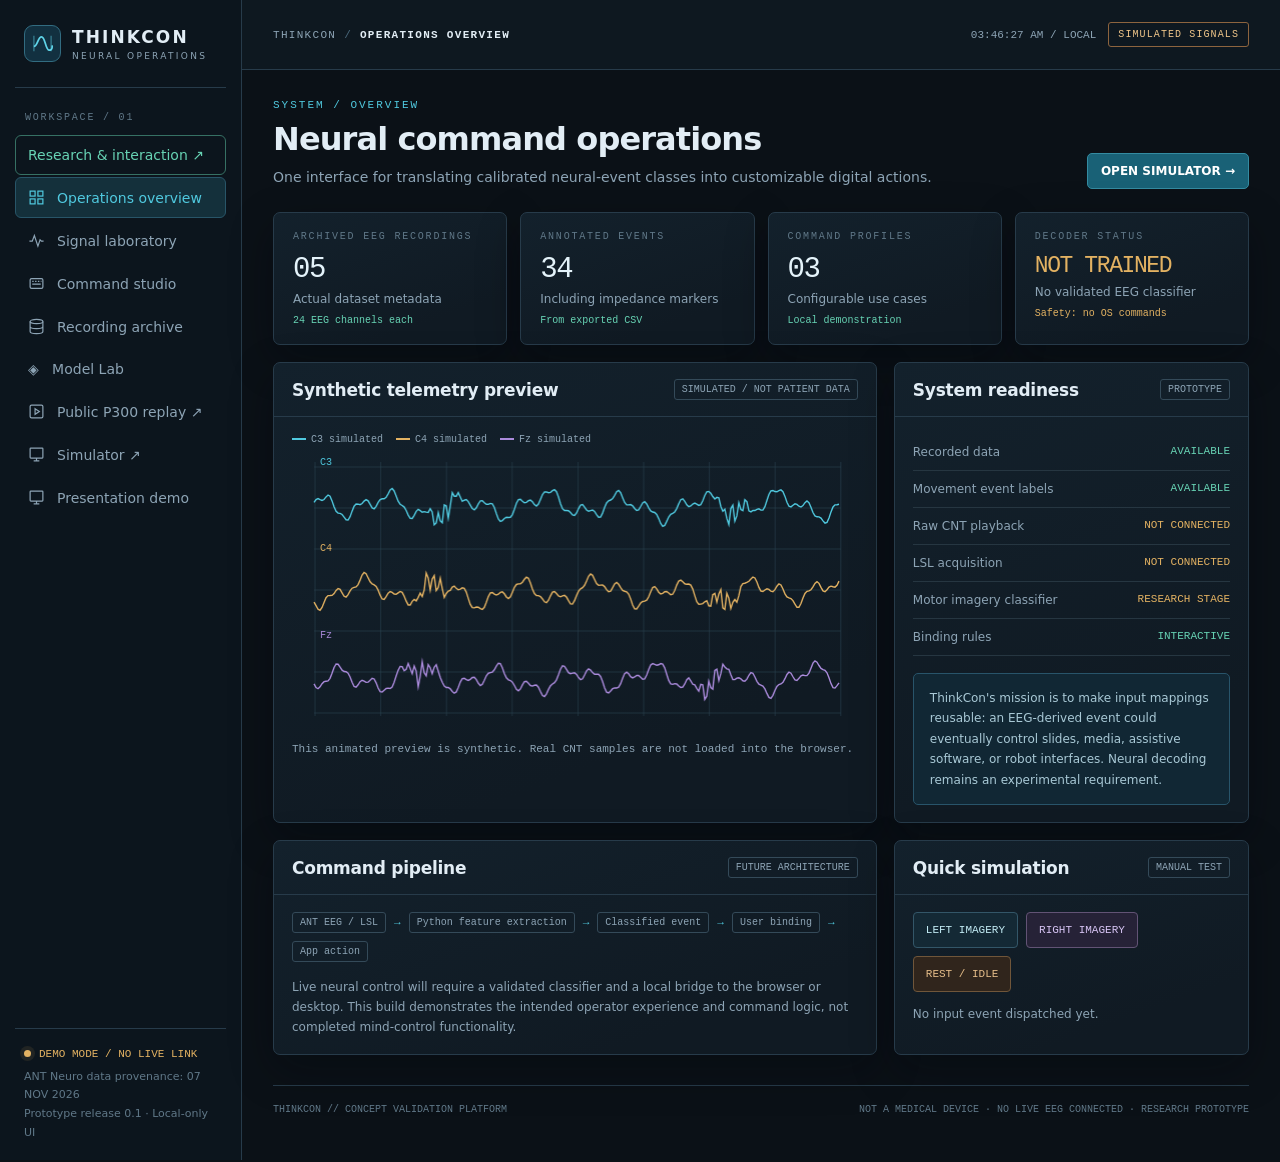
<file: index.html>
<!DOCTYPE html>
<html lang="en">
<head>
<meta charset="UTF-8"><meta name="viewport" content="width=device-width, initial-scale=1.0">
<meta name="theme-color" content="#0a1016"><title>THINKCON // Neural Command Operations</title>
<style>
:root{
    --bg:#0b1117;
    --panel:#101a23;
    --surface:#15222e;
    --surface2:#192835;
    --line:#273b4a;
    --line2:#344a59;
    --ink:#e2edf5;
    --muted:#8da4b5;
    --subtle:#607888;
    --cyan:#50c9df;
    --cyan2:#2c91ad;
    --mint:#67d3b4;
    --amber:#e3b262;
    --red:#e1787c;
    --shadow: 0 15px 44px #02070b55;
    --mono: ui-monospace, SFMono-Regular, Menlo,Consolas, monospace;
    --sans: Inter, ui-sans-serif, system-ui, -apple-system, BlinkMacSystemFont, 'Segoe UI', sans-serif;
}

*{
    box-sizing: border-box
} 

body {
    margin: 0;
    background: var(--bg);
    color: var(--ink);
    font-family:var(--sans);
    font-size: 14px
}

button, input, select {
    font: inherit
}

button {
    cursor: pointer
}

button:focus-visible, select:focus-visible, input:focus-visible {
    outline: 2px solid var(--cyan);
    outline-offset: 2px
}

a {
    color: var(--cyan)
}

.app {
    min-height: 100vh;
    display: grid;
    grid-template-columns: 242px minmax(0,1fr)
}

.side {
    background:#0c151d;
    border-right: 1px solid var(--line);
    display: flex;
    flex-direction: column;
    padding: 25px 15px 16px;
    min-height: 100vh
}

.brand {
    display: flex;
    gap: 11px;
    align-items: center;
    padding: 0 9px 25px;
    border-bottom: 1px solid var(--line)
}

.brandmark {
    width: 37px;
    height: 37px;
    border: 1px solid #326c81;
    border-radius: 9px;
    display: grid;
    place-items: center;
    background:#123040
}

.brandmark svg {
    width: 23px
}

.brandstrong {
    font-size: 17px;
    letter-spacing: 2.1px;
    font-weight: 800
}

.brandsub {
    font-size: 9px;
    letter-spacing: 2.3px;
    color: var(--muted);
    margin-top: 4px
}

.navlabel, .micro {
    font: 10px var(--mono);
    letter-spacing: 1.8px;
    color: var(--subtle);
    text-transform: uppercase
}

.navlabel { 
    margin: 24px 10px 10px
}

.nav {
    width: 100%;
    display: flex;
    gap: 12px;
    align-items: center;
    border: 1px solid transparent;
    color: var(--muted);
    background: transparent;
    text-align: left;
    padding: 11px 12px;
    border-radius: 6px;
    margin: 2px 0
}

.nav:hover {
    background: var(--surface);
    color: var(--ink)
}

.nav.active {
    color: var(--cyan);
    background:#14303b;
    border-color:#285568
}

.nav svg {
    width: 17px;
    height: 17px
}

.sidebottom {
    margin-top: auto;
    border-top: 1px solid var(--line);
    padding: 19px 9px 2px
}

.dot {
    display: inline-block;
    border-radius: 50%;
    width: 7px;
    height: 7px;
    background: var(--amber);
    box-shadow: 0 0 0 4px #e3b26218;
    margin-right: 8px
}

.sidestatus {
    font: 11px var(--mono);
    color: var(--amber);
    margin-bottom: 8px
}

.sidetiny {
    color: var(--subtle);
    font-size: 11px;
    line-height: 1.7
}

.main {
    min-width: 0
}

.topbar {
    min-height: 70px;
    border-bottom: 1px solid var(--line);
    padding: 15px 31px;
    display: flex;
    align-items: center;
    justify-content: space-between;
    gap: 12px;
    background:#0e1820
}

.breadcrumb {
    font: 11px var(--mono);
    letter-spacing: 1.3px;
    color: var(--muted)
}

.breadcrumb b {
    color: var(--ink);
    font-weight: 600
}

.topright {
    display: flex;
    align-items: center;
    gap: 12px;
    flex-wrap: wrap
}

.clock {
    font: 11px var(--mono);
    color: var(--muted)
}

.mode {
    font: 10px var(--mono);
    border: 1px solid #8d643e;
    color:#efc589;
    border-radius: 3px;
    padding: 6px 9px;
    letter-spacing: 1.1px
}

.content {
    padding: 29px 31px 45px;
    max-width: 1600px;
    margin: auto
}

.page {
    display: none
}

.page.active {
    display: block
}

.eyebrow {
    font: 11px var(--mono);
    text-transform: uppercase;
    color: var(--cyan);
    letter-spacing: 2px;
    margin-bottom: 9px
}

.headingrow {
    display: flex;
    justify-content: space-between;
    align-items: flex-end;
    gap: 15px;
    flex-wrap: wrap;
    margin-bottom: 23px
}

h1 {
    font-size: 32px;
    font-weight: 650;
    letter-spacing: -.9px;
    margin: 0 0 8px
}

h2 {
    font-size :17px;
    font-weight: 600;
    letter-spacing: -.25px;
    margin: 0
}
p {
    margin: 0;
    line-height: 1.65;
    color: var(--muted)
}

.hint {
    font: 11px var(--mono);
    color: var(--muted);
    line-height: 1.65
}

.btn {
    padding: 10px 13px;
    border: 1px solid var(--line2);
    background: var(--surface);
    color: var(--ink);
    border-radius: 5px;
    font-size: 12px;
    font-weight: 600;
    transition: .12s
}

.btn:hover {
    border-color: var(--cyan);
    background:#203a49
}

.btn.primary {
    background:#196176;
    border-color:#348ba1;
    color:white
}

.btn.primary:hover {
    background:#267b91
}

.btn.ghost {
    background: transparent
}

.btn.danger {
    color:#efafb1
}

.metrics {
    display: grid;
    grid-template-columns: repeat(4,minmax(0,1fr));
    gap: 13px;
    margin-bottom: 17px
}

.metric, .card {
    background: linear-gradient(160deg,#13212c,#101a23 77%);
    border: 1px solid var(--line);
    border-radius: 7px;
    box-shadow: var(--shadow)
}

.metric {
    padding: 18px 19px
}

.metricvalue {
    font: 29px var(--mono);
    color:#e4f3fa;
    margin: 11px 0 6px;
    letter-spacing: -1.4px
}

.metriclabel {
    font-size: 12px;
    color: var(--muted)
}

.smalltag {
    font: 10px var(--mono);
    color: var(--mint);
    margin-top: 9px
}

.card {
    min-width: 0
}

.cardhead {
    display: flex;
    align-items: center;
    justify-content: space-between;
    gap: 9px;
    border-bottom: 1px solid var(--line);
    padding: 16px 18px
}

.cardbody{padding:17px 18px}.split{display:grid;grid-template-columns:minmax(0,1.7fr) minmax(295px,1fr);gap:17px}.rows{display:grid;gap:17px}.graphbox{position:relative;height:295px;padding:8px}.graphbox canvas{width:100%;height:100%;display:block}.legend{display:flex;flex-wrap:wrap;gap:13px;font:10px var(--mono);color:var(--muted)}.sw{display:inline-block;width:14px;height:2px;vertical-align:middle;margin-right:5px}.labelpill{border:1px solid var(--line2);padding:4px 7px;color:var(--muted);font:10px var(--mono);border-radius:3px}.statusrow{display:flex;justify-content:space-between;gap:10px;padding:11px 0;border-bottom:1px solid #263641;font-size:12px}.statusrow:last-child{border:0}.statusrow span:first-child{color:var(--muted)}.statusrow b{font:11px var(--mono);font-weight:500}.good{color:var(--mint)}.warn{color:var(--amber)}.tablewrap{overflow:auto}.table{width:100%;border-collapse:collapse;white-space:nowrap}.table th{text-align:left;color:var(--subtle);font:10px var(--mono);letter-spacing:.7px;padding:12px 15px;border-bottom:1px solid var(--line);background:#111e28}.table td{font-size:12px;padding:13px 15px;border-bottom:1px solid #253642;color:#b5c7d3}.table tr:last-child td{border-bottom:0}.table td:first-child{color:#d9eaf2}.accent{color:var(--cyan)!important}.eventtag{display:inline-block;font:10px var(--mono);color:var(--mint);border:1px solid #316b61;padding:4px 6px;border-radius:3px}.eventtag.alt{color:var(--amber);border-color:#765c39}.actions{display:flex;gap:8px;flex-wrap:wrap}.actionbtn{background:#142935;border:1px solid #335668;color:#c4edf6;padding:11px 12px;border-radius:4px;font:11px var(--mono)}.actionbtn:hover{background:#1f4856}.actions .actionbtn:nth-child(2){color:#d7c4f4;border-color:#625375;background:#262237}.actions .actionbtn:nth-child(3){color:#e5bd89;border-color:#70563a;background:#30251c}.feed{max-height:255px;overflow-y:auto}.feedrow{display:flex;gap:12px;border-bottom:1px solid #243440;padding:11px 0;font-size:12px}.feedrow:last-child{border:0}.feedtime{font:10px var(--mono);color:var(--subtle);width:67px;flex-shrink:0}.feeddesc{color:#d1e0ea}.feedmeta{font-size:11px;color:var(--muted);margin-top:4px}.twocol{display:grid;grid-template-columns:repeat(2,minmax(0,1fr));gap:16px}.field{display:flex;flex-direction:column;gap:8px;margin-bottom:15px}.field label{font:11px var(--mono);text-transform:uppercase;letter-spacing:1px;color:var(--muted)}select,input[type=text]{background:#0b151d;border:1px solid var(--line2);color:var(--ink);border-radius:5px;padding:11px 12px;min-width:0;width:100%}select{appearance:auto}.mapping{display:grid;grid-template-columns:1fr 35px 1.15fr;gap:11px;align-items:center;border-bottom:1px solid var(--line);padding:15px 0}.mapping:last-child{border:0}.mapname{font-weight:600;margin-bottom:4px}.arrow{color:var(--cyan);text-align:center;font:19px var(--mono)}.sectionintro{margin-bottom:20px}.highlight{color:#eef9ff}.note{background:#112734;border:1px solid #28546a;color:#a9c9d6;padding:14px 16px;border-radius:5px;font-size:12px;line-height:1.7}.stage{border:1px solid var(--line);background:radial-gradient(ellipse at 50% 30%,#1d3441,#101923 75%);min-height:282px;border-radius:6px;padding:20px;display:flex;flex-direction:column;justify-content:center;text-align:center;align-items:center;gap:17px}.slide{width:min(100%,460px);aspect-ratio:16/9;border:1px solid #467084;background:#112533;text-align:left;padding:25px;box-shadow:0 12px 40px #02060880;display:flex;flex-direction:column;justify-content:space-between}.slidetop{font:10px var(--mono);color:var(--cyan);letter-spacing:1.5px}.slidetitle{font-size:28px;font-weight:650;line-height:1.2;letter-spacing:-.5px}.slidefoot{font:10px var(--mono);color:var(--muted)}.bartrack{height:7px;background:#243441;border-radius:6px;overflow:hidden}.barfill{height:100%;background:var(--cyan);transition:width .25s}.kv{display:grid;grid-template-columns:1fr auto;gap:13px;border-bottom:1px solid var(--line);padding:10px 0;font-size:12px}.kv span:first-child{color:var(--muted)}.kv span:last-child{font-family:var(--mono)}.empty{font-size:12px;color:var(--subtle);padding:20px 0;text-align:center}.statusnote{font:11px var(--mono);color:var(--muted)}.bottomline{border-top:1px solid var(--line);margin-top:30px;padding-top:18px;display:flex;justify-content:space-between;color:var(--subtle);font:10px var(--mono);gap:12px;flex-wrap:wrap}.pulse{width:7px;height:7px;border-radius:50%;background:var(--cyan);display:inline-block;margin-right:6px;box-shadow:0 0 10px #50c9df66}.full{width:100%}.hide{display:none!important}
@media(max-width:1100px){.app{grid-template-columns:205px minmax(0,1fr)}.side{padding-left:10px;padding-right:10px}.content{padding:24px 20px}.topbar{padding:15px 20px}.split{grid-template-columns:1fr}.metrics{grid-template-columns:repeat(2,minmax(0,1fr))}}
@media(max-width:700px){.app{display:block}.side{min-height:auto;padding:12px 13px;position:relative}.brand{padding:0 0 11px}.side .navlabel,.sidebottom{display:none}.navholder{display:flex;overflow:auto;gap:5px}.nav{white-space:nowrap;font-size:11px;padding:8px}.nav svg{display:none}.topbar{padding:12px 16px;min-height:55px}.clock{display:none}.content{padding:22px 13px}.metrics,.twocol{grid-template-columns:1fr 1fr;gap:9px}.metric{padding:14px}.metricvalue{font-size:23px}h1{font-size:27px}.mapping{grid-template-columns:1fr;gap:5px}.arrow{display:none}.slide{padding:18px}.slidetitle{font-size:22px}}
</style>
</head>
<body>
<div class="app">
<aside class="side"><div class="brand"><div class="brandmark"><svg viewBox="0 0 24 24" fill="none" stroke="#5fd3e7" stroke-width="1.8"><path d="M3 15c4 0 4-10 8-10s4 14 8 14 3-5 3-5"/><path d="M3 20V4M21 4v16" opacity=".35"/></svg></div><div><div class="brandstrong">THINKCON</div><div class="brandsub">NEURAL OPERATIONS</div></div></div>
<div class="navlabel">WORKSPACE / 01</div><div class="navholder">
<a class="nav" href="research.html" style="color:var(--mint);text-decoration:none;border-color:#367164">Research &amp; interaction ↗</a>
<button class="nav active" data-page="overview"><svg viewBox="0 0 24 24" fill="none" stroke="currentColor" stroke-width="1.7"><rect x="3" y="3" width="7" height="7"/><rect x="14" y="3" width="7" height="7"/><rect x="3" y="14" width="7" height="7"/><rect x="14" y="14" width="7" height="7"/></svg>Operations overview</button>
<button class="nav" data-page="signals"><svg viewBox="0 0 24 24" fill="none" stroke="currentColor" stroke-width="1.7"><path d="M2 13h4l3-8 5 15 3-9 2 2h3"/></svg>Signal laboratory</button>
<button class="nav" data-page="mapping"><svg viewBox="0 0 24 24" fill="none" stroke="currentColor" stroke-width="1.7"><rect x="3" y="5" width="18" height="14" rx="2"/><path d="M6 9h2m2 0h2m2 0h2m2 0h1M6 13h12"/></svg>Command studio</button>
<button class="nav" data-page="vault"><svg viewBox="0 0 24 24" fill="none" stroke="currentColor" stroke-width="1.7"><ellipse cx="12" cy="5" rx="9" ry="3"/><path d="M3 5v14c0 4 18 4 18 0V5M3 12c0 4 18 4 18 0"/></svg>Recording archive</button>
<button class="nav" data-page="modellab">◈ &nbsp; Model Lab</button>
<a class="nav" href="p300-replay.html" style="text-decoration:none"><svg viewBox="0 0 24 24" fill="none" stroke="currentColor" stroke-width="1.7" aria-hidden="true"><rect x="3" y="3" width="18" height="18" rx="2"/><path d="m10 8 6 4-6 4z"/></svg>Public P300 replay ↗</a>
<a class="nav" href="speller.html" style="text-decoration:none"><svg viewBox="0 0 24 24" fill="none" stroke="currentColor" stroke-width="1.7"><rect x="3" y="3" width="18" height="14" rx="1"/><path d="M8 21h8m-4-4v4"/></svg>Simulator ↗</a>
<button class="nav" data-page="demo"><svg viewBox="0 0 24 24" fill="none" stroke="currentColor" stroke-width="1.7"><rect x="3" y="3" width="18" height="14" rx="1"/><path d="M8 21h8m-4-4v4"/></svg>Presentation demo</button>
</div><div class="sidebottom"><div class="sidestatus"><span class="dot"></span>DEMO MODE / NO LIVE LINK</div><div class="sidetiny">ANT Neuro data provenance: 07 NOV 2026<br>Prototype release 0.1 · Local-only UI</div></div></aside>
<div class="main"><header class="topbar"><div class="breadcrumb">THINKCON <span style="color:#4a697c">/</span> <b id="crumb">OPERATIONS OVERVIEW</b></div><div class="topright"><div class="clock" id="clock">LOCAL SYSTEM</div><div class="mode">SIMULATED SIGNALS</div></div></header>
<main class="content">
<section id="page-overview" class="page active"><div class="headingrow"><div><div class="eyebrow">SYSTEM / OVERVIEW</div><h1>Neural command operations</h1><p>One interface for translating calibrated neural-event classes into customizable digital actions.</p></div><a class="btn primary" href="speller.html" style="text-decoration:none">OPEN SIMULATOR →</a></div>
<div class="metrics"><div class="metric"><div class="micro">ARCHIVED EEG RECORDINGS</div><div class="metricvalue" id="recCount">05</div><div class="metriclabel">Actual dataset metadata</div><div class="smalltag">24 EEG channels each</div></div><div class="metric"><div class="micro">ANNOTATED EVENTS</div><div class="metricvalue" id="eventCount">34</div><div class="metriclabel">Including impedance markers</div><div class="smalltag">From exported CSV</div></div><div class="metric"><div class="micro">COMMAND PROFILES</div><div class="metricvalue">03</div><div class="metriclabel">Configurable use cases</div><div class="smalltag">Local demonstration</div></div><div class="metric"><div class="micro">DECODER STATUS</div><div class="metricvalue" style="font-size:23px;color:var(--amber)">NOT TRAINED</div><div class="metriclabel">No validated EEG classifier</div><div class="smalltag" style="color:var(--amber)">Safety: no OS commands</div></div></div>
<div class="split"><div class="card"><div class="cardhead"><h2>Synthetic telemetry preview</h2><span class="labelpill">SIMULATED / NOT PATIENT DATA</span></div><div class="cardbody"><div class="legend"><span><i class="sw" style="background:#50c9df"></i>C3 simulated</span><span><i class="sw" style="background:#e3b262"></i>C4 simulated</span><span><i class="sw" style="background:#ab8bdc"></i>Fz simulated</span></div><div class="graphbox"><canvas id="overviewCanvas"></canvas></div><div class="hint">This animated preview is synthetic. Real CNT samples are not loaded into the browser.</div></div></div><div class="card"><div class="cardhead"><h2>System readiness</h2><span class="labelpill">PROTOTYPE</span></div><div class="cardbody"><div class="statusrow"><span>Recorded data</span><b class="good">AVAILABLE</b></div><div class="statusrow"><span>Movement event labels</span><b class="good">AVAILABLE</b></div><div class="statusrow"><span>Raw CNT playback</span><b class="warn">NOT CONNECTED</b></div><div class="statusrow"><span>LSL acquisition</span><b class="warn">NOT CONNECTED</b></div><div class="statusrow"><span>Motor imagery classifier</span><b class="warn">RESEARCH STAGE</b></div><div class="statusrow"><span>Binding rules</span><b class="good">INTERACTIVE</b></div><div class="note" style="margin-top:17px">ThinkCon's mission is to make input mappings reusable: an EEG-derived event could eventually control slides, media, assistive software, or robot interfaces. Neural decoding remains an experimental requirement.</div></div></div></div>
<div class="split" style="margin-top:17px"><div class="card"><div class="cardhead"><h2>Command pipeline</h2><span class="labelpill">FUTURE ARCHITECTURE</span></div><div class="cardbody"><div style="display:flex;gap:8px;flex-wrap:wrap;align-items:center;font:11px var(--mono)"><span class="labelpill">ANT EEG / LSL</span><span class="accent">→</span><span class="labelpill">Python feature extraction</span><span class="accent">→</span><span class="labelpill">Classified event</span><span class="accent">→</span><span class="labelpill">User binding</span><span class="accent">→</span><span class="labelpill">App action</span></div><p style="margin-top:16px;font-size:12px">Live neural control will require a validated classifier and a local bridge to the browser or desktop. This build demonstrates the intended operator experience and command logic, not completed mind-control functionality.</p></div></div><div class="card"><div class="cardhead"><h2>Quick simulation</h2><span class="labelpill">MANUAL TEST</span></div><div class="cardbody"><div class="actions"><button class="actionbtn" data-sim="LEFT_IMAGERY">LEFT IMAGERY</button><button class="actionbtn" data-sim="RIGHT_IMAGERY">RIGHT IMAGERY</button><button class="actionbtn" data-sim="REST">REST / IDLE</button></div><p style="margin-top:13px;font-size:12px" id="quickStatus">No input event dispatched yet.</p></div></div></div>
</section>
<section id="page-signals" class="page"><div class="headingrow"><div><div class="eyebrow">ANALYSIS / SIGNALS</div><h1>Signal laboratory</h1><p>Inspect conceptual waveforms and understand the planned EEG-to-event decoding workflow.</p></div><span class="labelpill">SYNTHETIC PREVIEW</span></div><div class="split"><div class="card"><div class="cardhead"><h2>Channel telemetry</h2><div class="actions"><button class="btn" id="pauseWave">PAUSE SIGNAL</button><button class="btn" id="resetWave">RESET</button></div></div><div class="cardbody"><div class="legend"><span><i class="sw" style="background:#50c9df"></i>C3</span><span><i class="sw" style="background:#e3b262"></i>C4</span><span><i class="sw" style="background:#ab8bdc"></i>Fz</span></div><div class="graphbox" style="height:360px"><canvas id="signalCanvas"></canvas></div><div class="hint">Waveforms are generated in the browser. This is not a playback of your ANT Neuro recording and does not imply successful classification.</div></div></div><div class="rows"><div class="card"><div class="cardhead"><h2>Research markers</h2></div><div class="cardbody"><div class="statusrow"><span>Sensorimotor region</span><b>C3 / C4</b></div><div class="statusrow"><span>Mu frequency band</span><b>8–13 Hz</b></div><div class="statusrow"><span>Beta frequency band</span><b>13–30 Hz</b></div><div class="statusrow"><span>Target classes</span><b>LEFT / RIGHT / REST</b></div><div class="statusrow"><span>Decoder validation</span><b class="warn">PENDING</b></div></div></div><div class="card"><div class="cardhead"><h2>Decoder concept</h2></div><div class="cardbody"><p style="font-size:12px">A production implementation could use filtering, feature extraction, calibration, confidence gating, and a cooldown to reduce accidental commands. In these recordings, physical and imagined conditions have not yet been reliably classified.</p><div class="note" style="margin-top:17px">Do not interpret synthetic signal features as evidence of cognitive state, intent, or medical condition.</div></div></div></div></div></section>
<section id="page-mapping" class="page"><div class="headingrow"><div><div class="eyebrow">CONFIGURE / COMMAND RULES</div><h1>Command studio</h1><p>Assign detected event classes to software actions. Mappings are saved locally in this browser.</p></div><button class="btn" id="exportConfig">EXPORT PROFILE ↓</button></div><div class="twocol"><div class="card"><div class="cardhead"><h2>Binding configuration</h2><span class="labelpill">EDITABLE</span></div><div class="cardbody"><div class="field"><label for="profile">Active application profile</label><select id="profile"><option value="presentation">Presentation control</option><option value="media">Media operations</option><option value="access">Accessible navigation</option></select></div><div id="mappingRows"></div><p style="font-size:12px;margin:13px 0">A real decoder would emit these event classes. The current buttons generate them manually for demonstration.</p><button class="btn primary" id="saveProfile">SAVE MAPPING</button> <button class="btn ghost" id="restoreProfile">RESTORE DEFAULTS</button></div></div><div class="rows"><div class="card"><div class="cardhead"><h2>Test command routing</h2><span class="labelpill">SAFE SIMULATOR</span></div><div class="cardbody"><div class="actions"><button class="actionbtn" data-sim="LEFT_IMAGERY">EMIT LEFT</button><button class="actionbtn" data-sim="RIGHT_IMAGERY">EMIT RIGHT</button><button class="actionbtn" data-sim="REST">EMIT IDLE</button></div><div class="kv"><span>Last recognized class</span><span id="lastClass">—</span></div><div class="kv"><span>Mapped action</span><span id="lastAction">—</span></div><div class="kv"><span>Dispatch mode</span><span class="warn">IN-BROWSER ONLY</span></div><div class="note" style="margin-top:14px">For safety and accuracy, no operating-system keyboard commands are emitted. The demonstration controls only this site's simulated presentation.</div></div></div><div class="card"><div class="cardhead"><h2>Integration contract</h2></div><div class="cardbody"><pre style="overflow:auto;color:#bad3de;font:11px/1.8 var(--mono);margin:0">{ "type": "classified_event",
  "event": "RIGHT_IMAGERY",
  "confidence": 0.91,
  "source": "validated_decoder" }</pre><p style="font-size:11px;margin-top:10px">Illustrative API payload only. The confidence value is an example, not measured model performance.</p></div></div></div></div></section>
<section id="page-vault" class="page"><div class="headingrow"><div><div class="eyebrow">ARCHIVE / EXPERIMENTAL RECORDS</div><h1>Recording archive</h1><p>Actual metadata and eego annotations imported from your team's exported report CSVs.</p></div><span class="labelpill">DATASET METADATA / REAL</span></div><div class="card"><div class="cardhead"><h2>Available EEG sessions</h2><span class="labelpill" id="archiveCount">5 FILES</span></div><div class="tablewrap"><table class="table"><thead><tr><th>RECORDING</th><th>MODE</th><th>DURATION</th><th>SAMPLE RATE</th><th>CHANNELS</th><th>ANNOTATIONS</th></tr></thead><tbody id="recordingRows"></tbody></table></div></div><div class="split" style="margin-top:17px"><div class="card"><div class="cardhead"><h2>Recorded event annotations</h2><select id="recordingFilter" style="max-width:225px;font-size:11px;padding:6px"></select></div><div class="tablewrap" style="max-height:390px;overflow:auto"><table class="table"><thead><tr><th>ONSET</th><th>DURATION</th><th>MARKER DESCRIPTION</th></tr></thead><tbody id="annotationRows"></tbody></table></div></div><div class="card"><div class="cardhead"><h2>Data provenance</h2></div><div class="cardbody"><p style="font-size:12px">Metadata comes from <code>recordings_summary.csv</code> and <code>all_annotations.csv</code> exported from the team's ANT Neuro recordings. Raw CNT signals are not embedded here.</p><div class="statusrow"><span>Experiment date</span><b>07 NOV 2026</b></div><div class="statusrow"><span>Hardware</span><b>ANT NEURO EEGO</b></div><div class="statusrow"><span>Electrode count</span><b>24</b></div><div class="statusrow"><span>Rate differences</span><b>500 / 1000 Hz</b></div><div class="note" style="margin-top:15px">These recordings contain only limited independently labeled movement sequences. No valid left-versus-right classifier accuracy has been established.</div></div></div></div></section>
<section id="page-demo" class="page"><div class="headingrow"><div><div class="eyebrow">DEMO / OPERATOR EXPERIENCE</div><h1>Presentation command simulation</h1><p>Show judges what ThinkCon is designed to do once the EEG decoder is reliable.</p></div><button class="btn" id="resetDemo">RESET SESSION</button></div><div class="split"><div class="card"><div class="cardhead"><h2>Virtual presentation</h2><span class="labelpill">SIMULATED CONTROL</span></div><div class="cardbody"><div class="stage"><div class="slide"><div class="slidetop">THINKCON / CONCEPT PRESENTATION</div><div class="slidetitle" id="slideTitle">An alternative way to interact.</div><div class="slidefoot" id="slideFoot">01 / 05 · INTRODUCTION</div></div><div class="statusnote" id="slideSub">Use event simulation buttons or your arrow keys inside this page.</div></div><div style="display:flex;justify-content:space-between;align-items:center;margin-top:14px"><button class="btn" id="prevSlide">← PREVIOUS</button><span class="statusnote" id="slideNum">SLIDE 01 / 05</span><button class="btn" id="nextSlide">NEXT →</button></div></div></div><div class="rows"><div class="card"><div class="cardhead"><h2>Input emulator</h2><span class="labelpill">NOT LIVE EEG</span></div><div class="cardbody"><div class="field"><label>Selected profile</label><div id="demoProfile" class="highlight">Presentation control</div></div><div class="actions"><button class="actionbtn" data-sim="LEFT_IMAGERY">SIMULATE LEFT</button><button class="actionbtn" data-sim="RIGHT_IMAGERY">SIMULATE RIGHT</button><button class="actionbtn" data-sim="REST">IDLE</button></div><p style="font-size:12px;margin-top:16px" id="demoDispatch">Waiting for simulated event.</p></div></div><div class="card"><div class="cardhead"><h2>Command audit trail</h2><button class="btn" id="clearLog" style="padding:6px 9px">CLEAR</button></div><div class="cardbody"><div class="feed" id="eventFeed"><div class="empty">No simulated commands yet.</div></div></div></div></div></div></section>
<section id="page-modellab" class="page">
<div class="headingrow"><div><div class="eyebrow">RESEARCH / OFFLINE MACHINE LEARNING</div><h1>Grasp &amp; Lift Model Lab</h1><p>Import a JSON report from our Python trainer to inspect held-out-series results. No EEG decoder runs in this browser.</p></div><span class="labelpill">EVIDENCE-FIRST</span></div>
<div class="note" style="margin-bottom:17px"><b>What this demonstrates:</b> six event detectors trained on the public grasp-and-lift EEG dataset. Performance is assessed on entire recording series not used for training. Results from synthetic test data are NOT EEG accuracy, and public-data models are NOT validated on ANT Neuro participants.</div>
<div class="split"><div class="card"><div class="cardhead"><h2>Load evaluation report</h2><span class="labelpill">JSON FILE</span></div><div class="cardbody">
<div class="field"><label for="mlFile">Python-generated model_report.json</label><input id="mlFile" type="file" accept=".json,application/json" style="width:100%;color:#b6d0dc"/></div>
<div class="kv"><span>Dataset</span><span id="mlDataset">No model loaded</span></div>
<div class="kv"><span>Status</span><span id="mlStatus" style="max-width:55%;white-space:normal;text-align:right">Waiting for a report</span></div>
<div class="kv"><span>Training samples</span><span id="mlTrain">—</span></div>
<div class="kv"><span>Validation samples</span><span id="mlVal">—</span></div>
<div class="kv"><span>Channels</span><span id="mlChannels">—</span></div>
<p style="margin-top:16px;font-size:12px">On your Mac, run <code>python ml/train_grasp.py --data data/kaggle</code>, then import <code>outputs/model_report.json</code>.</p>
</div></div>
<div class="card"><div class="cardhead"><h2>Model evaluation guidance</h2></div><div class="cardbody"><div class="statusrow"><span>Validation split</span><b>Entire held-out series</b></div><div class="statusrow"><span>Features</span><b>Past-only rolling statistics</b></div><div class="statusrow"><span>Outputs</span><b>Six event scores</b></div><div class="statusrow"><span>Target</span><b>Kaggle ±150 ms labels</b></div><p style="font-size:12px;margin-top:14px">AUC compares event ranking; average precision is useful for rare event labels. Neither guarantees real-time usable key presses. Always compare false triggers, delayed detections, and independent-session performance before deployment.</p></div></div></div>
<div class="card" style="margin-top:17px"><div class="cardhead"><h2>Held-out event scores</h2><span class="labelpill">IMPORTED FILE — NOT LIVE EEG</span></div><div class="tablewrap"><table class="table"><thead><tr><th>EVENT</th><th>ROC AUC</th><th>AVG PRECISION</th><th>F1 @ 0.5</th><th>VALIDATION POSITIVE RATE</th></tr></thead><tbody id="mlRows"><tr><td colspan="5">Import a model report to display the evaluation table.</td></tr></tbody></table></div></div>
</section>
<div class="bottomline"><span>THINKCON // CONCEPT VALIDATION PLATFORM</span><span>NOT A MEDICAL DEVICE · NO LIVE EEG CONNECTED · RESEARCH PROTOTYPE</span></div>
</main></div></div>
<script>
const DATA={"recordings": [{"recording": "1_Test_2026-11-07_14-20-52.cnt", "duration_seconds": 578.374, "sampling_hz": 1000.0, "channel_count": 24, "annotations": 2, "channel_names": "Fp1;Fp2;F9;F7;F3;Fz;F4;F8;F10;T9;T7;C3;C4;T8;T10;P9;P7;P3;Pz;P4;P8;P10;O1;O2"}, {"recording": "EthanImaginaryLeft_Team 3_2026-11-07_16-24-16.cnt", "duration_seconds": 43.79, "sampling_hz": 1000.0, "channel_count": 24, "annotations": 7, "channel_names": "Fp1;Fp2;F9;F7;F3;Fz;F4;F8;F10;T9;T7;C3;C4;T8;T10;P9;P7;P3;Pz;P4;P8;P10;O1;O2"}, {"recording": "EthanLeftReal_Team 3_2026-11-07_16-20-38.cnt", "duration_seconds": 45.022, "sampling_hz": 1000.0, "channel_count": 24, "annotations": 8, "channel_names": "Fp1;Fp2;F9;F7;F3;Fz;F4;F8;F10;T9;T7;C3;C4;T8;T10;P9;P7;P3;Pz;P4;P8;P10;O1;O2"}, {"recording": "ImaginaryHand_Ethan_Team 3_2026-11-07_16-15-59.cnt", "duration_seconds": 75.148, "sampling_hz": 500.0, "channel_count": 24, "annotations": 8, "channel_names": "Fp1;Fp2;F9;F7;F3;Fz;F4;F8;F10;T9;T7;C3;C4;T8;T10;P9;P7;P3;Pz;P4;P8;P10;O1;O2"}, {"recording": "RightHandReal_Ethan_Team 3_2026-11-07_16-09-21.cnt", "duration_seconds": 143.672, "sampling_hz": 500.0, "channel_count": 24, "annotations": 9, "channel_names": "Fp1;Fp2;F9;F7;F3;Fz;F4;F8;F10;T9;T7;C3;C4;T8;T10;P9;P7;P3;Pz;P4;P8;P10;O1;O2"}], "annotations": [{"recording": "1_Test_2026-11-07_14-20-52.cnt", "onset_seconds": 0.0, "duration_seconds": 0.0, "event_description": "impedance"}, {"recording": "1_Test_2026-11-07_14-20-52.cnt", "onset_seconds": 578.371, "duration_seconds": 0.0, "event_description": "impedance"}, {"recording": "EthanImaginaryLeft_Team 3_2026-11-07_16-24-16.cnt", "onset_seconds": 8.307, "duration_seconds": 2.592, "event_description": "1002/Imagine_Reach"}, {"recording": "EthanImaginaryLeft_Team 3_2026-11-07_16-24-16.cnt", "onset_seconds": 14.222, "duration_seconds": 1.744, "event_description": "1011/Imagine_OneFinger"}, {"recording": "EthanImaginaryLeft_Team 3_2026-11-07_16-24-16.cnt", "onset_seconds": 19.025, "duration_seconds": 2.184, "event_description": "1012/Imagine_TwoFinger"}, {"recording": "EthanImaginaryLeft_Team 3_2026-11-07_16-24-16.cnt", "onset_seconds": 24.357, "duration_seconds": 1.635, "event_description": "1013/Imagine_pickup"}, {"recording": "EthanImaginaryLeft_Team 3_2026-11-07_16-24-16.cnt", "onset_seconds": 28.409, "duration_seconds": 1.669, "event_description": "1014/Image_Putdown"}, {"recording": "EthanImaginaryLeft_Team 3_2026-11-07_16-24-16.cnt", "onset_seconds": 36.453, "duration_seconds": 3.02, "event_description": "1050/Imagine_Letgo"}, {"recording": "EthanImaginaryLeft_Team 3_2026-11-07_16-24-16.cnt", "onset_seconds": 43.786, "duration_seconds": 0.0, "event_description": "impedance"}, {"recording": "EthanLeftReal_Team 3_2026-11-07_16-20-38.cnt", "onset_seconds": 0.0, "duration_seconds": 0.0, "event_description": "impedance"}, {"recording": "EthanLeftReal_Team 3_2026-11-07_16-20-38.cnt", "onset_seconds": 9.483, "duration_seconds": 4.44, "event_description": "1016/Reach"}, {"recording": "EthanLeftReal_Team 3_2026-11-07_16-20-38.cnt", "onset_seconds": 16.29, "duration_seconds": 2.722, "event_description": "1017/One_Finger"}, {"recording": "EthanLeftReal_Team 3_2026-11-07_16-20-38.cnt", "onset_seconds": 21.546, "duration_seconds": 2.64, "event_description": "1018/Two_Finger"}, {"recording": "EthanLeftReal_Team 3_2026-11-07_16-20-38.cnt", "onset_seconds": 26.553, "duration_seconds": 2.919, "event_description": "1019/Pickup"}, {"recording": "EthanLeftReal_Team 3_2026-11-07_16-20-38.cnt", "onset_seconds": 32.702, "duration_seconds": 2.323, "event_description": "1020/Putdown"}, {"recording": "EthanLeftReal_Team 3_2026-11-07_16-20-38.cnt", "onset_seconds": 37.641, "duration_seconds": 3.349, "event_description": "1021/Let_go"}, {"recording": "EthanLeftReal_Team 3_2026-11-07_16-20-38.cnt", "onset_seconds": 45.019, "duration_seconds": 0.0, "event_description": "impedance"}, {"recording": "ImaginaryHand_Ethan_Team 3_2026-11-07_16-15-59.cnt", "onset_seconds": 0.0, "duration_seconds": 0.0, "event_description": "impedance"}, {"recording": "ImaginaryHand_Ethan_Team 3_2026-11-07_16-15-59.cnt", "onset_seconds": 34.624, "duration_seconds": 10.026, "event_description": "1002/Imagine_Reach"}, {"recording": "ImaginaryHand_Ethan_Team 3_2026-11-07_16-15-59.cnt", "onset_seconds": 44.108, "duration_seconds": 4.576, "event_description": "1011/Imagine_OneFinger"}, {"recording": "ImaginaryHand_Ethan_Team 3_2026-11-07_16-15-59.cnt", "onset_seconds": 50.828, "duration_seconds": 2.632, "event_description": "1012/Imagine_TwoFinger"}, {"recording": "ImaginaryHand_Ethan_Team 3_2026-11-07_16-15-59.cnt", "onset_seconds": 55.46, "duration_seconds": 3.334, "event_description": "1013/Imagine_pickup"}, {"recording": "ImaginaryHand_Ethan_Team 3_2026-11-07_16-15-59.cnt", "onset_seconds": 60.942, "duration_seconds": 10.014, "event_description": "1014/Image_Putdown"}, {"recording": "ImaginaryHand_Ethan_Team 3_2026-11-07_16-15-59.cnt", "onset_seconds": 68.316, "duration_seconds": 6.83, "event_description": "1050/Imagine_Letgo"}, {"recording": "ImaginaryHand_Ethan_Team 3_2026-11-07_16-15-59.cnt", "onset_seconds": 75.142, "duration_seconds": 0.0, "event_description": "impedance"}, {"recording": "RightHandReal_Ethan_Team 3_2026-11-07_16-09-21.cnt", "onset_seconds": 76.196, "duration_seconds": 0.0, "event_description": "impedance"}, {"recording": "RightHandReal_Ethan_Team 3_2026-11-07_16-09-21.cnt", "onset_seconds": 76.204, "duration_seconds": 0.0, "event_description": "impedance"}, {"recording": "RightHandReal_Ethan_Team 3_2026-11-07_16-09-21.cnt", "onset_seconds": 96.258, "duration_seconds": 7.214, "event_description": "1016/Reach"}, {"recording": "RightHandReal_Ethan_Team 3_2026-11-07_16-09-21.cnt", "onset_seconds": 105.484, "duration_seconds": 7.182, "event_description": "1017/One_Finger"}, {"recording": "RightHandReal_Ethan_Team 3_2026-11-07_16-09-21.cnt", "onset_seconds": 114.436, "duration_seconds": 4.606, "event_description": "1018/Two_Finger"}, {"recording": "RightHandReal_Ethan_Team 3_2026-11-07_16-09-21.cnt", "onset_seconds": 121.578, "duration_seconds": 4.172, "event_description": "1019/Pickup"}, {"recording": "RightHandReal_Ethan_Team 3_2026-11-07_16-09-21.cnt", "onset_seconds": 128.266, "duration_seconds": 3.71, "event_description": "1020/Putdown"}, {"recording": "RightHandReal_Ethan_Team 3_2026-11-07_16-09-21.cnt", "onset_seconds": 134.698, "duration_seconds": 3.262, "event_description": "1021/Let_go"}, {"recording": "RightHandReal_Ethan_Team 3_2026-11-07_16-09-21.cnt", "onset_seconds": 143.666, "duration_seconds": 0.0, "event_description": "impedance"}]};
const $=id=>document.getElementById(id);const all=(s)=>[...document.querySelectorAll(s)];
const defaultProfiles={presentation:{LEFT_IMAGERY:'previous',RIGHT_IMAGERY:'next',REST:'none'},media:{LEFT_IMAGERY:'mute',RIGHT_IMAGERY:'play',REST:'none'},access:{LEFT_IMAGERY:'previous',RIGHT_IMAGERY:'select',REST:'none'}};
const actionLabels={previous:'Previous slide / back',next:'Next slide / forward',play:'Play / pause (demo)',mute:'Mute / unmute (demo)',select:'Select / confirm (demo)',none:'No action'};
let profiles;try{profiles=JSON.parse(localStorage.getItem('THINKCONProfiles')||'null')||structuredClone(defaultProfiles)}catch(e){profiles=structuredClone(defaultProfiles)}
for(const p of Object.keys(defaultProfiles)){profiles[p]??={};for(const ev of Object.keys(defaultProfiles[p]))if(!Object.prototype.hasOwnProperty.call(profiles[p],ev)) profiles[p][ev]=defaultProfiles[p][ev];}
let profile='presentation',slide=0,logs=[],playing=false,muted=false,wavePause=false,frame=0;
const slides=[['An alternative way to interact.','INTRODUCTION'],['From EEG signals to useful events.','SIGNAL PROCESSING'],['Map an event to any shortcut.','COMMAND STUDIO'],['Built for accessible interactions.','REAL-WORLD APPLICATIONS'],['A platform designed to expand.','NEXT STEPS']];
function navigate(page){all('.nav').forEach(x=>x.classList.toggle('active',x.dataset.page===page));all('.page').forEach(x=>x.classList.toggle('active',x.id==='page-'+page));$('crumb').textContent=page.toUpperCase().replace('VAULT','RECORDING ARCHIVE').replace('MAPPING','COMMAND STUDIO').replace('DEMO','PRESENTATION DEMO');if(page==='demo')renderSlide();requestAnimationFrame(drawAll);if(innerWidth<700)scrollTo({top:0,behavior:'smooth'});}
all('[data-page]').forEach(x=>x.onclick=()=>navigate(x.dataset.page));all('[data-go]').forEach(x=>x.onclick=()=>navigate(x.dataset.go));
function updateClock(){$('clock').textContent=new Date().toLocaleTimeString([], {hour:'2-digit',minute:'2-digit',second:'2-digit'})+' / LOCAL'}updateClock();setInterval(updateClock,1000);
function safe(s){return String(s).replace(/[&<>"']/g,c=>({'&':'&amp;','<':'&lt;','>':'&gt;','"':'&quot;',"'":'&#39;'}[c]));}
function modeFor(name){let n=name.toLowerCase();if(n.includes('imaginary')||n.includes('imagine'))return 'MOTOR IMAGERY';if(n.includes('real'))return 'PHYSICAL MOVEMENT';return 'INITIAL TEST';}
function archive(){const r=DATA.recordings,a=DATA.annotations;$('recCount').textContent=String(r.length).padStart(2,'0');$('eventCount').textContent=a.length;$('archiveCount').textContent=r.length+' FILES';$('recordingRows').innerHTML=r.map(x=>`<tr><td>${safe(x.recording.replace('.cnt',''))}</td><td>${modeFor(x.recording)}</td><td>${Number(x.duration_seconds).toFixed(1)} s</td><td>${x.sampling_hz} Hz</td><td>${x.channel_count}</td><td>${x.annotations}</td></tr>`).join('');$('recordingFilter').innerHTML=r.map((x,i)=>`<option value="${i}">${safe(x.recording.replace('.cnt','').slice(0,28))}</option>`).join('');$('recordingFilter').onchange=drawEvents;drawEvents();}
function drawEvents(){let r=DATA.recordings[Number($('recordingFilter').value)||0];let xs=DATA.annotations.filter(x=>x.recording===r.recording);$('annotationRows').innerHTML=xs.map(x=>`<tr><td>${Number(x.onset_seconds).toFixed(3)} s</td><td>${Number(x.duration_seconds).toFixed(3)} s</td><td>${safe(x.event_description)}</td></tr>`).join('')||'<tr><td colspan="3">No labels found</td></tr>'}archive();
const eventLabels={LEFT_IMAGERY:'Imagined left-hand movement',RIGHT_IMAGERY:'Imagined right-hand movement',REST:'Rest / neutral'};
function renderMappings(){$('profile').value=profile;$('demoProfile').textContent=$('profile').selectedOptions[0].textContent;$('mappingRows').innerHTML=Object.keys(eventLabels).map(ev=>`<div class="mapping"><div><div class="mapname">${eventLabels[ev]}</div><div class="micro">${ev}</div></div><span class="arrow">→</span><select data-bind="${ev}" aria-label="Action for ${ev}">${Object.entries(actionLabels).map(([v,l])=>`<option value="${v}" ${profiles[profile][ev]===v?'selected':''}>${l}</option>`).join('')}</select></div>`).join('');all('[data-bind]').forEach(x=>x.addEventListener('change',e=>{profiles[profile][e.target.dataset.bind]=e.target.value;persist()}));}
function persist(){try{localStorage.setItem('THINKCONProfiles',JSON.stringify(profiles))}catch(e){}}
$('profile').onchange=e=>{profile=e.target.value;renderMappings()};$('saveProfile').onclick=()=>{persist();addLog('PROFILE','Saved '+profile+' mappings','configuration');};$('restoreProfile').onclick=()=>{profiles[profile]=structuredClone(defaultProfiles[profile]);persist();renderMappings();addLog('PROFILE','Restored default mappings','configuration')};
$('exportConfig').onclick=()=>{let data=JSON.stringify({product:'THINKCON',version:'0.1-demo',profile,mappings:profiles[profile]},null,2);let blob=new Blob([data],{type:'application/json'});let url=URL.createObjectURL(blob),a=document.createElement('a');a.href=url;a.download='THINKCON_'+profile+'_profile.json';a.click();setTimeout(()=>URL.revokeObjectURL(url),1000)};
function addLog(ev,action,kind='simulated'){let time=new Date().toLocaleTimeString([], {hour12:false});logs.unshift({ev,action,kind,time});logs=logs.slice(0,50);$('eventFeed').innerHTML=logs.map(l=>`<div class="feedrow"><div class="feedtime">${l.time}</div><div><div class="feeddesc">${safe(l.ev)} → ${safe(l.action)}</div><div class="feedmeta">${safe(l.kind.toUpperCase())} / LOCAL SESSION</div></div></div>`).join('')};
function renderSlide(){let [t,sub]=slides[slide];$('slideTitle').textContent=t;$('slideFoot').textContent=String(slide+1).padStart(2,'0')+' / '+String(slides.length).padStart(2,'0')+' · '+sub;$('slideNum').textContent='SLIDE '+String(slide+1).padStart(2,'0')+' / '+String(slides.length).padStart(2,'0')};
function updateSlide(n){slide=Math.max(0,Math.min(slides.length-1,slide+n));renderSlide()};$('prevSlide').onclick=()=>updateSlide(-1);$('nextSlide').onclick=()=>updateSlide(1);$('resetDemo').onclick=()=>{slide=0;renderSlide();$('demoDispatch').textContent='Presentation reset.'};$('clearLog').onclick=()=>{logs=[];$('eventFeed').innerHTML='<div class="empty">Audit trail cleared.</div>'};
function simulate(ev){let action=profiles[profile][ev]||'none';$('lastClass').textContent=ev;$('lastAction').textContent=actionLabels[action];$('quickStatus').textContent=eventLabels[ev]+' → '+actionLabels[action]+' (simulated)';$('demoDispatch').textContent=eventLabels[ev]+' → '+actionLabels[action]+' (simulated)';if(action==='next')updateSlide(1);else if(action==='previous')updateSlide(-1);else if(action==='play')playing=!playing;else if(action==='mute')muted=!muted;addLog(ev,actionLabels[action]);}
all('[data-sim]').forEach(x=>x.onclick=()=>simulate(x.dataset.sim));document.addEventListener('keydown',e=>{if(!$('page-demo').classList.contains('active')||['INPUT','SELECT','TEXTAREA'].includes(document.activeElement?.tagName))return;if(e.key==='ArrowRight'){updateSlide(1);e.preventDefault()}if(e.key==='ArrowLeft'){updateSlide(-1);e.preventDefault()}});
function drawWave(id){let canvas=$(id);if(!canvas)return;const rect=canvas.getBoundingClientRect();if(rect.width<5||rect.height<5)return;let dpr=Math.min(devicePixelRatio||1,2);canvas.width=Math.floor(rect.width*dpr);canvas.height=Math.floor(rect.height*dpr);const ctx=canvas.getContext('2d');ctx.scale(dpr,dpr);let w=rect.width,h=rect.height;ctx.clearRect(0,0,w,h);ctx.strokeStyle='#2a4150';ctx.lineWidth=.65;for(let i=0;i<=8;i++){let x=15+i*(w-25)/8;ctx.beginPath();ctx.moveTo(x,9);ctx.lineTo(x,h-16);ctx.stroke()}for(let i=0;i<=6;i++){let y=14+i*(h-33)/6;ctx.beginPath();ctx.moveTo(14,y);ctx.lineTo(w-10,y);ctx.stroke()}let cols=['#50c9df','#e3b262','#ab8bdc'];let highs=[.19,.5,.81];for(let c=0;c<3;c++){ctx.beginPath();ctx.strokeStyle=cols[c];ctx.lineWidth=1.4;let mid=h*highs[c],amp=h*.074;for(let x=14;x<w-10;x+=2){let z=(x+frame*(c+1)*.24);let v=Math.sin(z*.08+c)*.42+Math.sin(z*.197+c*3)*.32+Math.sin(z*.5+c*2)*.14+Math.sin(z*.03+c*11)*.12;let spike=Math.sin((z-22)*.9)*Math.exp(-Math.pow(((z%290)-155)/13,2))*.5;let y=mid-(v+spike)*amp;if(x===14)ctx.moveTo(x,y);else ctx.lineTo(x,y)}ctx.stroke();ctx.fillStyle=cols[c];ctx.font='10px ui-monospace, monospace';ctx.fillText(['C3','C4','Fz'][c],20,mid-amp*2)}}
function drawAll(){drawWave('overviewCanvas');drawWave('signalCanvas')};$('pauseWave').onclick=()=>{wavePause=!wavePause;$('pauseWave').textContent=wavePause?'RESUME SIGNAL':'PAUSE SIGNAL'};$('resetWave').onclick=()=>{frame=0;drawAll()};setInterval(()=>{if(!wavePause)frame+=3;drawAll()},90);window.addEventListener('resize',drawAll);renderMappings();renderSlide();drawAll();

// Local report import: no external calls; does not turn synthetic scores into EEG claims.
document.getElementById('mlFile').addEventListener('change',async function(){
 const file=this.files&&this.files[0];if(!file)return;
 try{
 const r=JSON.parse(await file.text()); if(!r.event_results || !r.status)throw new Error('Not a ThinkCon model report');
 const set=(id,v)=>document.getElementById(id).textContent=String(v);
 set('mlDataset',r.dataset||'Unknown');set('mlStatus',r.status);set('mlTrain',r.samples_train??'—');set('mlVal',r.samples_validation??'—');set('mlChannels',Array.isArray(r.channels)?r.channels.length:'—');
 const fmt=x=>x===null||x===undefined?'N/A':Number(x).toFixed(3);
 const esc=t=>String(t).replace(/[&<>"']/g,c=>({'&':'&amp;','<':'&lt;','>':'&gt;','"':'&quot;',"'":'&#39;'}[c]));
 document.getElementById('mlRows').innerHTML=Object.entries(r.event_results).map(([key,v])=>'<tr><td>'+esc(key)+'</td><td>'+fmt(v.roc_auc)+'</td><td>'+fmt(v.average_precision)+'</td><td>'+fmt(v.f1_at_0_5)+'</td><td>'+fmt(v.validation_positive_fraction)+'</td></tr>').join('');
 }catch(err){document.getElementById('mlStatus').textContent='Could not read report: '+err.message;}
});
</script>

</body></html>
</file>
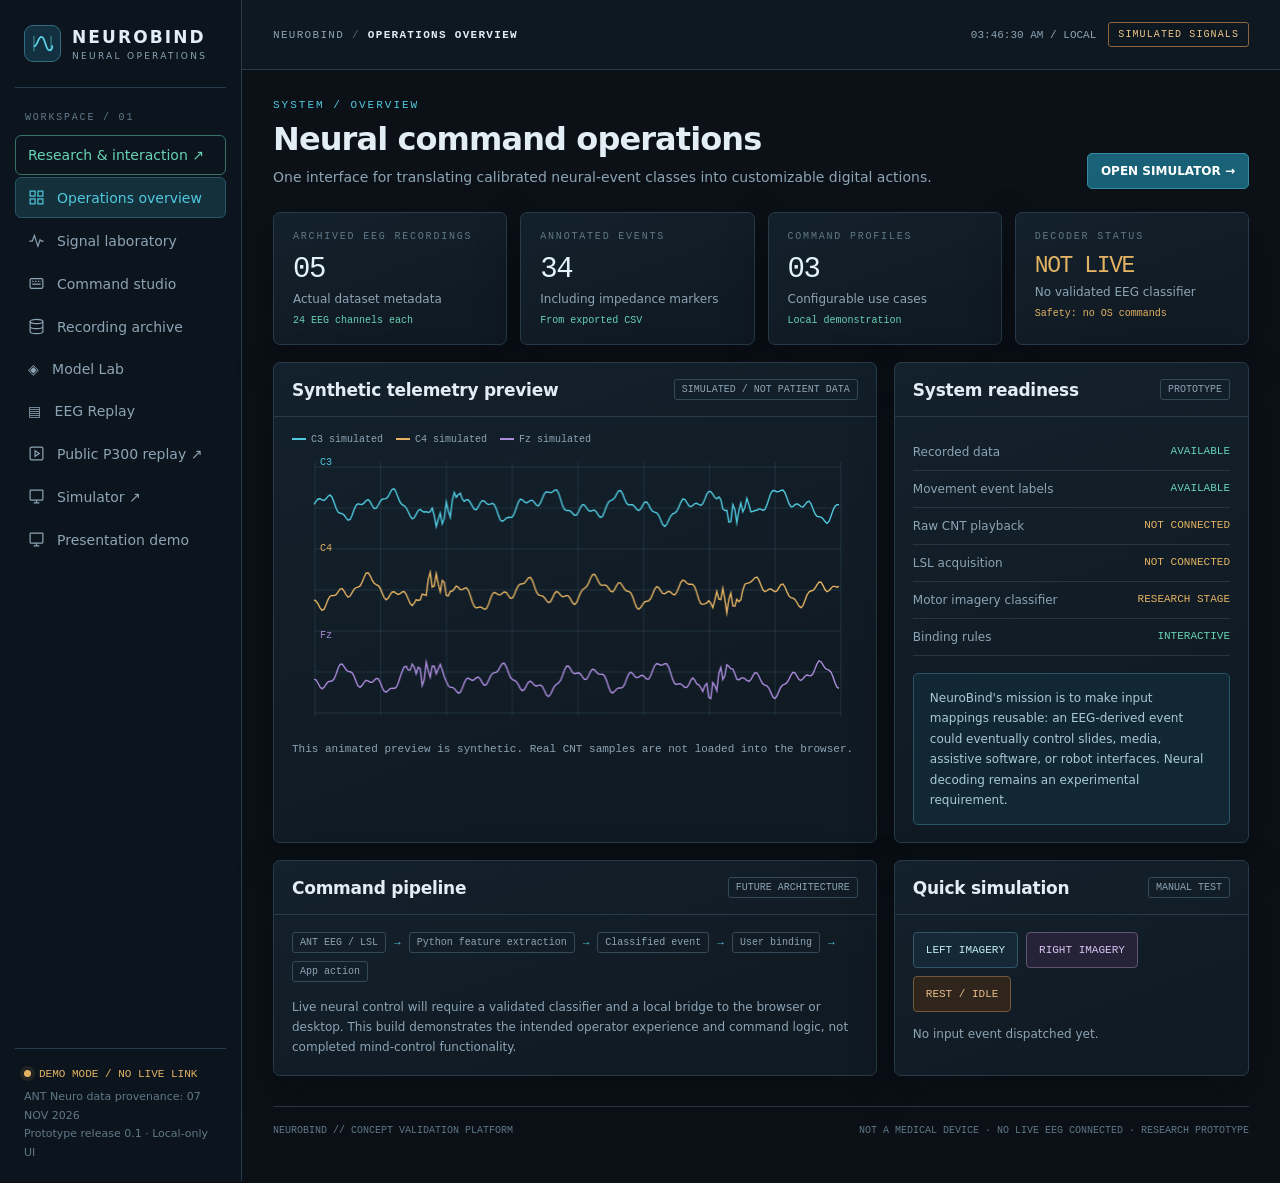
<file: index2.html>
<!DOCTYPE html>
<html lang="en">
<head>
<meta charset="UTF-8"><meta name="viewport" content="width=device-width, initial-scale=1.0">
<meta name="theme-color" content="#0a1016"><title>NEUROBIND // Neural Command Operations</title>
<style>
:root{--bg:#0b1117;--panel:#101a23;--surface:#15222e;--surface2:#192835;--line:#273b4a;--line2:#344a59;--ink:#e2edf5;--muted:#8da4b5;--subtle:#607888;--cyan:#50c9df;--cyan2:#2c91ad;--mint:#67d3b4;--amber:#e3b262;--red:#e1787c;--shadow:0 15px 44px #02070b55;--mono:ui-monospace,SFMono-Regular,Menlo,Consolas,monospace;--sans:Inter,ui-sans-serif,system-ui,-apple-system,BlinkMacSystemFont,'Segoe UI',sans-serif}
*{box-sizing:border-box}body{margin:0;background:var(--bg);color:var(--ink);font-family:var(--sans);font-size:14px}button,input,select{font:inherit}button{cursor:pointer}button:focus-visible,select:focus-visible,input:focus-visible{outline:2px solid var(--cyan);outline-offset:2px}a{color:var(--cyan)}.app{min-height:100vh;display:grid;grid-template-columns:242px minmax(0,1fr)}.side{background:#0c151d;border-right:1px solid var(--line);display:flex;flex-direction:column;padding:25px 15px 16px;min-height:100vh}.brand{display:flex;gap:11px;align-items:center;padding:0 9px 25px;border-bottom:1px solid var(--line)}.brandmark{width:37px;height:37px;border:1px solid #326c81;border-radius:9px;display:grid;place-items:center;background:#123040}.brandmark svg{width:23px}.brandstrong{font-size:17px;letter-spacing:2.1px;font-weight:800}.brandsub{font-size:9px;letter-spacing:2.3px;color:var(--muted);margin-top:4px}.navlabel,.micro{font:10px var(--mono);letter-spacing:1.8px;color:var(--subtle);text-transform:uppercase}.navlabel{margin:24px 10px 10px}.nav{width:100%;display:flex;gap:12px;align-items:center;border:1px solid transparent;color:var(--muted);background:transparent;text-align:left;padding:11px 12px;border-radius:6px;margin:2px 0}.nav:hover{background:var(--surface);color:var(--ink)}.nav.active{color:var(--cyan);background:#14303b;border-color:#285568}.nav svg{width:17px;height:17px}.sidebottom{margin-top:auto;border-top:1px solid var(--line);padding:19px 9px 2px}.dot{display:inline-block;border-radius:50%;width:7px;height:7px;background:var(--amber);box-shadow:0 0 0 4px #e3b26218;margin-right:8px}.sidestatus{font:11px var(--mono);color:var(--amber);margin-bottom:8px}.sidetiny{color:var(--subtle);font-size:11px;line-height:1.7}.main{min-width:0}.topbar{min-height:70px;border-bottom:1px solid var(--line);padding:15px 31px;display:flex;align-items:center;justify-content:space-between;gap:12px;background:#0e1820}.breadcrumb{font:11px var(--mono);letter-spacing:1.3px;color:var(--muted)}.breadcrumb b{color:var(--ink);font-weight:600}.topright{display:flex;align-items:center;gap:12px;flex-wrap:wrap}.clock{font:11px var(--mono);color:var(--muted)}.mode{font:10px var(--mono);border:1px solid #8d643e;color:#efc589;border-radius:3px;padding:6px 9px;letter-spacing:1.1px}.content{padding:29px 31px 45px;max-width:1600px;margin:auto}.page{display:none}.page.active{display:block}.eyebrow{font:11px var(--mono);text-transform:uppercase;color:var(--cyan);letter-spacing:2px;margin-bottom:9px}.headingrow{display:flex;justify-content:space-between;align-items:flex-end;gap:15px;flex-wrap:wrap;margin-bottom:23px}h1{font-size:32px;font-weight:650;letter-spacing:-.9px;margin:0 0 8px}h2{font-size:17px;font-weight:600;letter-spacing:-.25px;margin:0}p{margin:0;line-height:1.65;color:var(--muted)}.hint{font:11px var(--mono);color:var(--muted);line-height:1.65}.btn{padding:10px 13px;border:1px solid var(--line2);background:var(--surface);color:var(--ink);border-radius:5px;font-size:12px;font-weight:600;transition:.12s}.btn:hover{border-color:var(--cyan);background:#203a49}.btn.primary{background:#196176;border-color:#348ba1;color:white}.btn.primary:hover{background:#267b91}.btn.ghost{background:transparent}.btn.danger{color:#efafb1}.metrics{display:grid;grid-template-columns:repeat(4,minmax(0,1fr));gap:13px;margin-bottom:17px}.metric,.card{background:linear-gradient(160deg,#13212c,#101a23 77%);border:1px solid var(--line);border-radius:7px;box-shadow:var(--shadow)}.metric{padding:18px 19px}.metricvalue{font:29px var(--mono);color:#e4f3fa;margin:11px 0 6px;letter-spacing:-1.4px}.metriclabel{font-size:12px;color:var(--muted)}.smalltag{font:10px var(--mono);color:var(--mint);margin-top:9px}.card{min-width:0}.cardhead{display:flex;align-items:center;justify-content:space-between;gap:9px;border-bottom:1px solid var(--line);padding:16px 18px}.cardbody{padding:17px 18px}.split{display:grid;grid-template-columns:minmax(0,1.7fr) minmax(295px,1fr);gap:17px}.rows{display:grid;gap:17px}.graphbox{position:relative;height:295px;padding:8px}.graphbox canvas{width:100%;height:100%;display:block}.legend{display:flex;flex-wrap:wrap;gap:13px;font:10px var(--mono);color:var(--muted)}.sw{display:inline-block;width:14px;height:2px;vertical-align:middle;margin-right:5px}.labelpill{border:1px solid var(--line2);padding:4px 7px;color:var(--muted);font:10px var(--mono);border-radius:3px}.statusrow{display:flex;justify-content:space-between;gap:10px;padding:11px 0;border-bottom:1px solid #263641;font-size:12px}.statusrow:last-child{border:0}.statusrow span:first-child{color:var(--muted)}.statusrow b{font:11px var(--mono);font-weight:500}.good{color:var(--mint)}.warn{color:var(--amber)}.tablewrap{overflow:auto}.table{width:100%;border-collapse:collapse;white-space:nowrap}.table th{text-align:left;color:var(--subtle);font:10px var(--mono);letter-spacing:.7px;padding:12px 15px;border-bottom:1px solid var(--line);background:#111e28}.table td{font-size:12px;padding:13px 15px;border-bottom:1px solid #253642;color:#b5c7d3}.table tr:last-child td{border-bottom:0}.table td:first-child{color:#d9eaf2}.accent{color:var(--cyan)!important}.eventtag{display:inline-block;font:10px var(--mono);color:var(--mint);border:1px solid #316b61;padding:4px 6px;border-radius:3px}.eventtag.alt{color:var(--amber);border-color:#765c39}.actions{display:flex;gap:8px;flex-wrap:wrap}.actionbtn{background:#142935;border:1px solid #335668;color:#c4edf6;padding:11px 12px;border-radius:4px;font:11px var(--mono)}.actionbtn:hover{background:#1f4856}.actions .actionbtn:nth-child(2){color:#d7c4f4;border-color:#625375;background:#262237}.actions .actionbtn:nth-child(3){color:#e5bd89;border-color:#70563a;background:#30251c}.feed{max-height:255px;overflow-y:auto}.feedrow{display:flex;gap:12px;border-bottom:1px solid #243440;padding:11px 0;font-size:12px}.feedrow:last-child{border:0}.feedtime{font:10px var(--mono);color:var(--subtle);width:67px;flex-shrink:0}.feeddesc{color:#d1e0ea}.feedmeta{font-size:11px;color:var(--muted);margin-top:4px}.twocol{display:grid;grid-template-columns:repeat(2,minmax(0,1fr));gap:16px}.field{display:flex;flex-direction:column;gap:8px;margin-bottom:15px}.field label{font:11px var(--mono);text-transform:uppercase;letter-spacing:1px;color:var(--muted)}select,input[type=text]{background:#0b151d;border:1px solid var(--line2);color:var(--ink);border-radius:5px;padding:11px 12px;min-width:0;width:100%}select{appearance:auto}.mapping{display:grid;grid-template-columns:1fr 35px 1.15fr;gap:11px;align-items:center;border-bottom:1px solid var(--line);padding:15px 0}.mapping:last-child{border:0}.mapname{font-weight:600;margin-bottom:4px}.arrow{color:var(--cyan);text-align:center;font:19px var(--mono)}.sectionintro{margin-bottom:20px}.highlight{color:#eef9ff}.note{background:#112734;border:1px solid #28546a;color:#a9c9d6;padding:14px 16px;border-radius:5px;font-size:12px;line-height:1.7}.stage{border:1px solid var(--line);background:radial-gradient(ellipse at 50% 30%,#1d3441,#101923 75%);min-height:282px;border-radius:6px;padding:20px;display:flex;flex-direction:column;justify-content:center;text-align:center;align-items:center;gap:17px}.slide{width:min(100%,460px);aspect-ratio:16/9;border:1px solid #467084;background:#112533;text-align:left;padding:25px;box-shadow:0 12px 40px #02060880;display:flex;flex-direction:column;justify-content:space-between}.slidetop{font:10px var(--mono);color:var(--cyan);letter-spacing:1.5px}.slidetitle{font-size:28px;font-weight:650;line-height:1.2;letter-spacing:-.5px}.slidefoot{font:10px var(--mono);color:var(--muted)}.bartrack{height:7px;background:#243441;border-radius:6px;overflow:hidden}.barfill{height:100%;background:var(--cyan);transition:width .25s}.kv{display:grid;grid-template-columns:1fr auto;gap:13px;border-bottom:1px solid var(--line);padding:10px 0;font-size:12px}.kv span:first-child{color:var(--muted)}.kv span:last-child{font-family:var(--mono)}.empty{font-size:12px;color:var(--subtle);padding:20px 0;text-align:center}.statusnote{font:11px var(--mono);color:var(--muted)}.bottomline{border-top:1px solid var(--line);margin-top:30px;padding-top:18px;display:flex;justify-content:space-between;color:var(--subtle);font:10px var(--mono);gap:12px;flex-wrap:wrap}.pulse{width:7px;height:7px;border-radius:50%;background:var(--cyan);display:inline-block;margin-right:6px;box-shadow:0 0 10px #50c9df66}.full{width:100%}.hide{display:none!important}
@media(max-width:1100px){.app{grid-template-columns:205px minmax(0,1fr)}.side{padding-left:10px;padding-right:10px}.content{padding:24px 20px}.topbar{padding:15px 20px}.split{grid-template-columns:1fr}.metrics{grid-template-columns:repeat(2,minmax(0,1fr))}}
@media(max-width:700px){.app{display:block}.side{min-height:auto;padding:12px 13px;position:relative}.brand{padding:0 0 11px}.side .navlabel,.sidebottom{display:none}.navholder{display:flex;overflow:auto;gap:5px}.nav{white-space:nowrap;font-size:11px;padding:8px}.nav svg{display:none}.topbar{padding:12px 16px;min-height:55px}.clock{display:none}.content{padding:22px 13px}.metrics,.twocol{grid-template-columns:1fr 1fr;gap:9px}.metric{padding:14px}.metricvalue{font-size:23px}h1{font-size:27px}.mapping{grid-template-columns:1fr;gap:5px}.arrow{display:none}.slide{padding:18px}.slidetitle{font-size:22px}}
</style>
</head>
<body>
<div class="app">
<aside class="side"><div class="brand"><div class="brandmark"><svg viewBox="0 0 24 24" fill="none" stroke="#5fd3e7" stroke-width="1.8"><path d="M3 15c4 0 4-10 8-10s4 14 8 14 3-5 3-5"/><path d="M3 20V4M21 4v16" opacity=".35"/></svg></div><div><div class="brandstrong">NEUROBIND</div><div class="brandsub">NEURAL OPERATIONS</div></div></div>
<div class="navlabel">WORKSPACE / 01</div><div class="navholder">
<a class="nav" href="research.html" style="color:var(--mint);text-decoration:none;border-color:#367164">Research &amp; interaction ↗</a>
<button class="nav active" data-page="overview"><svg viewBox="0 0 24 24" fill="none" stroke="currentColor" stroke-width="1.7"><rect x="3" y="3" width="7" height="7"/><rect x="14" y="3" width="7" height="7"/><rect x="3" y="14" width="7" height="7"/><rect x="14" y="14" width="7" height="7"/></svg>Operations overview</button>
<button class="nav" data-page="signals"><svg viewBox="0 0 24 24" fill="none" stroke="currentColor" stroke-width="1.7"><path d="M2 13h4l3-8 5 15 3-9 2 2h3"/></svg>Signal laboratory</button>
<button class="nav" data-page="mapping"><svg viewBox="0 0 24 24" fill="none" stroke="currentColor" stroke-width="1.7"><rect x="3" y="5" width="18" height="14" rx="2"/><path d="M6 9h2m2 0h2m2 0h2m2 0h1M6 13h12"/></svg>Command studio</button>
<button class="nav" data-page="vault"><svg viewBox="0 0 24 24" fill="none" stroke="currentColor" stroke-width="1.7"><ellipse cx="12" cy="5" rx="9" ry="3"/><path d="M3 5v14c0 4 18 4 18 0V5M3 12c0 4 18 4 18 0"/></svg>Recording archive</button>
<button class="nav" data-page="modellab">◈ &nbsp; Model Lab</button>
<button class="nav" data-page="replay">▤ &nbsp; EEG Replay</button>
<a class="nav" href="p300-replay.html" style="text-decoration:none"><svg viewBox="0 0 24 24" fill="none" stroke="currentColor" stroke-width="1.7" aria-hidden="true"><rect x="3" y="3" width="18" height="18" rx="2"/><path d="m10 8 6 4-6 4z"/></svg>Public P300 replay ↗</a>
<a class="nav" href="speller.html" style="text-decoration:none"><svg viewBox="0 0 24 24" fill="none" stroke="currentColor" stroke-width="1.7"><rect x="3" y="3" width="18" height="14" rx="1"/><path d="M8 21h8m-4-4v4"/></svg>Simulator ↗</a>
<button class="nav" data-page="demo"><svg viewBox="0 0 24 24" fill="none" stroke="currentColor" stroke-width="1.7"><rect x="3" y="3" width="18" height="14" rx="1"/><path d="M8 21h8m-4-4v4"/></svg>Presentation demo</button>
</div><div class="sidebottom"><div class="sidestatus"><span class="dot"></span>DEMO MODE / NO LIVE LINK</div><div class="sidetiny">ANT Neuro data provenance: 07 NOV 2026<br>Prototype release 0.1 · Local-only UI</div></div></aside>
<div class="main"><header class="topbar"><div class="breadcrumb">NEUROBIND <span style="color:#4a697c">/</span> <b id="crumb">OPERATIONS OVERVIEW</b></div><div class="topright"><div class="clock" id="clock">LOCAL SYSTEM</div><div class="mode">SIMULATED SIGNALS</div></div></header>
<main class="content">
<section id="page-overview" class="page active"><div class="headingrow"><div><div class="eyebrow">SYSTEM / OVERVIEW</div><h1>Neural command operations</h1><p>One interface for translating calibrated neural-event classes into customizable digital actions.</p></div><a class="btn primary" href="speller.html" style="text-decoration:none">OPEN SIMULATOR →</a></div>
<div class="metrics"><div class="metric"><div class="micro">ARCHIVED EEG RECORDINGS</div><div class="metricvalue" id="recCount">05</div><div class="metriclabel">Actual dataset metadata</div><div class="smalltag">24 EEG channels each</div></div><div class="metric"><div class="micro">ANNOTATED EVENTS</div><div class="metricvalue" id="eventCount">34</div><div class="metriclabel">Including impedance markers</div><div class="smalltag">From exported CSV</div></div><div class="metric"><div class="micro">COMMAND PROFILES</div><div class="metricvalue">03</div><div class="metriclabel">Configurable use cases</div><div class="smalltag">Local demonstration</div></div><div class="metric"><div class="micro">DECODER STATUS</div><div class="metricvalue" style="font-size:23px;color:var(--amber)">NOT LIVE</div><div class="metriclabel">No validated EEG classifier</div><div class="smalltag" style="color:var(--amber)">Safety: no OS commands</div></div></div>
<div class="split"><div class="card"><div class="cardhead"><h2>Synthetic telemetry preview</h2><span class="labelpill">SIMULATED / NOT PATIENT DATA</span></div><div class="cardbody"><div class="legend"><span><i class="sw" style="background:#50c9df"></i>C3 simulated</span><span><i class="sw" style="background:#e3b262"></i>C4 simulated</span><span><i class="sw" style="background:#ab8bdc"></i>Fz simulated</span></div><div class="graphbox"><canvas id="overviewCanvas"></canvas></div><div class="hint">This animated preview is synthetic. Real CNT samples are not loaded into the browser.</div></div></div><div class="card"><div class="cardhead"><h2>System readiness</h2><span class="labelpill">PROTOTYPE</span></div><div class="cardbody"><div class="statusrow"><span>Recorded data</span><b class="good">AVAILABLE</b></div><div class="statusrow"><span>Movement event labels</span><b class="good">AVAILABLE</b></div><div class="statusrow"><span>Raw CNT playback</span><b class="warn">NOT CONNECTED</b></div><div class="statusrow"><span>LSL acquisition</span><b class="warn">NOT CONNECTED</b></div><div class="statusrow"><span>Motor imagery classifier</span><b class="warn">RESEARCH STAGE</b></div><div class="statusrow"><span>Binding rules</span><b class="good">INTERACTIVE</b></div><div class="note" style="margin-top:17px">NeuroBind's mission is to make input mappings reusable: an EEG-derived event could eventually control slides, media, assistive software, or robot interfaces. Neural decoding remains an experimental requirement.</div></div></div></div>
<div class="split" style="margin-top:17px"><div class="card"><div class="cardhead"><h2>Command pipeline</h2><span class="labelpill">FUTURE ARCHITECTURE</span></div><div class="cardbody"><div style="display:flex;gap:8px;flex-wrap:wrap;align-items:center;font:11px var(--mono)"><span class="labelpill">ANT EEG / LSL</span><span class="accent">→</span><span class="labelpill">Python feature extraction</span><span class="accent">→</span><span class="labelpill">Classified event</span><span class="accent">→</span><span class="labelpill">User binding</span><span class="accent">→</span><span class="labelpill">App action</span></div><p style="margin-top:16px;font-size:12px">Live neural control will require a validated classifier and a local bridge to the browser or desktop. This build demonstrates the intended operator experience and command logic, not completed mind-control functionality.</p></div></div><div class="card"><div class="cardhead"><h2>Quick simulation</h2><span class="labelpill">MANUAL TEST</span></div><div class="cardbody"><div class="actions"><button class="actionbtn" data-sim="LEFT_IMAGERY">LEFT IMAGERY</button><button class="actionbtn" data-sim="RIGHT_IMAGERY">RIGHT IMAGERY</button><button class="actionbtn" data-sim="REST">REST / IDLE</button></div><p style="margin-top:13px;font-size:12px" id="quickStatus">No input event dispatched yet.</p></div></div></div>
</section>
<section id="page-signals" class="page"><div class="headingrow"><div><div class="eyebrow">ANALYSIS / SIGNALS</div><h1>Signal laboratory</h1><p>Inspect conceptual waveforms and understand the planned EEG-to-event decoding workflow.</p></div><span class="labelpill">SYNTHETIC PREVIEW</span></div><div class="split"><div class="card"><div class="cardhead"><h2>Channel telemetry</h2><div class="actions"><button class="btn" id="pauseWave">PAUSE SIGNAL</button><button class="btn" id="resetWave">RESET</button></div></div><div class="cardbody"><div class="legend"><span><i class="sw" style="background:#50c9df"></i>C3</span><span><i class="sw" style="background:#e3b262"></i>C4</span><span><i class="sw" style="background:#ab8bdc"></i>Fz</span></div><div class="graphbox" style="height:360px"><canvas id="signalCanvas"></canvas></div><div class="hint">Waveforms are generated in the browser. This is not a playback of your ANT Neuro recording and does not imply successful classification.</div></div></div><div class="rows"><div class="card"><div class="cardhead"><h2>Research markers</h2></div><div class="cardbody"><div class="statusrow"><span>Sensorimotor region</span><b>C3 / C4</b></div><div class="statusrow"><span>Mu frequency band</span><b>8–13 Hz</b></div><div class="statusrow"><span>Beta frequency band</span><b>13–30 Hz</b></div><div class="statusrow"><span>Target classes</span><b>LEFT / RIGHT / REST</b></div><div class="statusrow"><span>Decoder validation</span><b class="warn">PENDING</b></div></div></div><div class="card"><div class="cardhead"><h2>Decoder concept</h2></div><div class="cardbody"><p style="font-size:12px">A production implementation could use filtering, feature extraction, calibration, confidence gating, and a cooldown to reduce accidental commands. In these recordings, physical and imagined conditions have not yet been reliably classified.</p><div class="note" style="margin-top:17px">Do not interpret synthetic signal features as evidence of cognitive state, intent, or medical condition.</div></div></div></div></div></section>
<section id="page-mapping" class="page"><div class="headingrow"><div><div class="eyebrow">CONFIGURE / COMMAND RULES</div><h1>Command studio</h1><p>Assign detected event classes to software actions. Mappings are saved locally in this browser.</p></div><button class="btn" id="exportConfig">EXPORT PROFILE ↓</button></div><div class="twocol"><div class="card"><div class="cardhead"><h2>Binding configuration</h2><span class="labelpill">EDITABLE</span></div><div class="cardbody"><div class="field"><label for="profile">Active application profile</label><select id="profile"><option value="presentation">Presentation control</option><option value="media">Media operations</option><option value="access">Accessible navigation</option></select></div><div id="mappingRows"></div><p style="font-size:12px;margin:13px 0">A real decoder would emit these event classes. The current buttons generate them manually for demonstration.</p><button class="btn primary" id="saveProfile">SAVE MAPPING</button> <button class="btn ghost" id="restoreProfile">RESTORE DEFAULTS</button></div></div><div class="rows"><div class="card"><div class="cardhead"><h2>Test command routing</h2><span class="labelpill">SAFE SIMULATOR</span></div><div class="cardbody"><div class="actions"><button class="actionbtn" data-sim="LEFT_IMAGERY">EMIT LEFT</button><button class="actionbtn" data-sim="RIGHT_IMAGERY">EMIT RIGHT</button><button class="actionbtn" data-sim="REST">EMIT IDLE</button></div><div class="kv"><span>Last recognized class</span><span id="lastClass">—</span></div><div class="kv"><span>Mapped action</span><span id="lastAction">—</span></div><div class="kv"><span>Dispatch mode</span><span class="warn">IN-BROWSER ONLY</span></div><div class="note" style="margin-top:14px">For safety and accuracy, no operating-system keyboard commands are emitted. The demonstration controls only this site's simulated presentation.</div></div></div><div class="card"><div class="cardhead"><h2>Integration contract</h2></div><div class="cardbody"><pre style="overflow:auto;color:#bad3de;font:11px/1.8 var(--mono);margin:0">{ "type": "classified_event",
  "event": "RIGHT_IMAGERY",
  "confidence": 0.91,
  "source": "validated_decoder" }</pre><p style="font-size:11px;margin-top:10px">Illustrative API payload only. The confidence value is an example, not measured model performance.</p></div></div></div></div></section>
<section id="page-vault" class="page"><div class="headingrow"><div><div class="eyebrow">ARCHIVE / EXPERIMENTAL RECORDS</div><h1>Recording archive</h1><p>Actual metadata and eego annotations imported from your team's exported report CSVs.</p></div><span class="labelpill">DATASET METADATA / REAL</span></div><div class="card"><div class="cardhead"><h2>Available EEG sessions</h2><span class="labelpill" id="archiveCount">5 FILES</span></div><div class="tablewrap"><table class="table"><thead><tr><th>RECORDING</th><th>MODE</th><th>DURATION</th><th>SAMPLE RATE</th><th>CHANNELS</th><th>ANNOTATIONS</th></tr></thead><tbody id="recordingRows"></tbody></table></div></div><div class="split" style="margin-top:17px"><div class="card"><div class="cardhead"><h2>Recorded event annotations</h2><select id="recordingFilter" style="max-width:225px;font-size:11px;padding:6px"></select></div><div class="tablewrap" style="max-height:390px;overflow:auto"><table class="table"><thead><tr><th>ONSET</th><th>DURATION</th><th>MARKER DESCRIPTION</th></tr></thead><tbody id="annotationRows"></tbody></table></div></div><div class="card"><div class="cardhead"><h2>Data provenance</h2></div><div class="cardbody"><p style="font-size:12px">Metadata comes from <code>recordings_summary.csv</code> and <code>all_annotations.csv</code> exported from the team's ANT Neuro recordings. Raw CNT signals are not embedded here.</p><div class="statusrow"><span>Experiment date</span><b>07 NOV 2026</b></div><div class="statusrow"><span>Hardware</span><b>ANT NEURO EEGO</b></div><div class="statusrow"><span>Electrode count</span><b>24</b></div><div class="statusrow"><span>Rate differences</span><b>500 / 1000 Hz</b></div><div class="note" style="margin-top:15px">These recordings contain only limited independently labeled movement sequences. No valid left-versus-right classifier accuracy has been established.</div></div></div></div></section>
<section id="page-demo" class="page"><div class="headingrow"><div><div class="eyebrow">DEMO / OPERATOR EXPERIENCE</div><h1>Presentation command simulation</h1><p>Show judges what NeuroBind is designed to do once the EEG decoder is reliable.</p></div><button class="btn" id="resetDemo">RESET SESSION</button></div><div class="split"><div class="card"><div class="cardhead"><h2>Virtual presentation</h2><span class="labelpill">SIMULATED CONTROL</span></div><div class="cardbody"><div class="stage"><div class="slide"><div class="slidetop">NEUROBIND / CONCEPT PRESENTATION</div><div class="slidetitle" id="slideTitle">An alternative way to interact.</div><div class="slidefoot" id="slideFoot">01 / 05 · INTRODUCTION</div></div><div class="statusnote" id="slideSub">Use event simulation buttons or your arrow keys inside this page.</div></div><div style="display:flex;justify-content:space-between;align-items:center;margin-top:14px"><button class="btn" id="prevSlide">← PREVIOUS</button><span class="statusnote" id="slideNum">SLIDE 01 / 05</span><button class="btn" id="nextSlide">NEXT →</button></div></div></div><div class="rows"><div class="card"><div class="cardhead"><h2>Input emulator</h2><span class="labelpill">NOT LIVE EEG</span></div><div class="cardbody"><div class="field"><label>Selected profile</label><div id="demoProfile" class="highlight">Presentation control</div></div><div class="actions"><button class="actionbtn" data-sim="LEFT_IMAGERY">SIMULATE LEFT</button><button class="actionbtn" data-sim="RIGHT_IMAGERY">SIMULATE RIGHT</button><button class="actionbtn" data-sim="REST">IDLE</button></div><p style="font-size:12px;margin-top:16px" id="demoDispatch">Waiting for simulated event.</p></div></div><div class="card"><div class="cardhead"><h2>Command audit trail</h2><button class="btn" id="clearLog" style="padding:6px 9px">CLEAR</button></div><div class="cardbody"><div class="feed" id="eventFeed"><div class="empty">No simulated commands yet.</div></div></div></div></div></div></section>
<section id="page-modellab" class="page">
<div class="headingrow"><div><div class="eyebrow">RESEARCH / OFFLINE MACHINE LEARNING</div><h1>Grasp &amp; Lift Model Lab</h1><p>Import a JSON report from our Python trainer to inspect held-out-series results. No EEG decoder runs in this browser.</p></div><span class="labelpill">EVIDENCE-FIRST</span></div>
<div class="note" style="margin-bottom:17px"><b>What this demonstrates:</b> six event detectors trained on the public grasp-and-lift EEG dataset. Performance is assessed on entire recording series not used for training. Results from synthetic test data are NOT EEG accuracy, and public-data models are NOT validated on ANT Neuro participants.</div>
<div class="split"><div class="card"><div class="cardhead"><h2>Load evaluation report</h2><span class="labelpill">JSON FILE</span></div><div class="cardbody">
<div class="field"><label for="mlFile">Python-generated model_report.json</label><input id="mlFile" type="file" accept=".json,application/json" style="width:100%;color:#b6d0dc"/></div>
<div class="kv"><span>Dataset</span><span id="mlDataset">No model loaded</span></div>
<div class="kv"><span>Status</span><span id="mlStatus" style="max-width:55%;white-space:normal;text-align:right">Waiting for a report</span></div>
<div class="kv"><span>Training samples</span><span id="mlTrain">—</span></div>
<div class="kv"><span>Validation samples</span><span id="mlVal">—</span></div>
<div class="kv"><span>Channels</span><span id="mlChannels">—</span></div>
<p style="margin-top:16px;font-size:12px">On your Mac, run <code>python ml/train_grasp.py --data data/kaggle</code>, then import <code>outputs/model_report.json</code>.</p>
</div></div>
<div class="card"><div class="cardhead"><h2>Model evaluation guidance</h2></div><div class="cardbody"><div class="statusrow"><span>Validation split</span><b>Entire held-out series</b></div><div class="statusrow"><span>Features</span><b>Past-only rolling statistics</b></div><div class="statusrow"><span>Outputs</span><b>Six event scores</b></div><div class="statusrow"><span>Target</span><b>Kaggle ±150 ms labels</b></div><p style="font-size:12px;margin-top:14px">AUC compares event ranking; average precision is useful for rare event labels. Neither guarantees real-time usable key presses. Always compare false triggers, delayed detections, and independent-session performance before deployment.</p></div></div></div>
<div class="card" style="margin-top:17px"><div class="cardhead"><h2>Held-out event scores</h2><span class="labelpill">IMPORTED FILE — NOT LIVE EEG</span></div><div class="tablewrap"><table class="table"><thead><tr><th>EVENT</th><th>ROC AUC</th><th>AVG PRECISION</th><th>F1 @ 0.5</th><th>VALIDATION POSITIVE RATE</th></tr></thead><tbody id="mlRows"><tr><td colspan="5">Import a model report to display the evaluation table.</td></tr></tbody></table></div></div>
</section>

<section id="page-replay" class="page">
<div class="headingrow"><div><div class="eyebrow">VALIDATION / OFFLINE COMMAND PROTOTYPE</div><h1>EEG prediction replay</h1><p>Replay real Kaggle held-out-series model probabilities and simulate one browser-only action per detected event.</p></div><span class="labelpill">CSV IMPORT / NO LIVE EEG</span></div>
<div class="note" style="margin-bottom:16px"><b>Important:</b> these are model probabilities from <b>executed grasp-and-lift movements</b> in public Kaggle recordings, not left/right motor imagery and not data from the ANT Neuro headset. No real keyboard events are sent. Parameters are exploratory, not validated or tuned on independent test data.</div>
<div class="split"><div class="rows">
<div class="card"><div class="cardhead"><h2>Replay source</h2><span class="labelpill">LOCAL BROWSER IMPORT</span></div><div class="cardbody">
<div class="field"><label for="replayFile">Choose outputs/validation_predictions.csv</label><input type="file" id="replayFile" accept=".csv,text/csv" style="width:100%;color:#b6d0dc"/></div>
<div class="twocol"><div class="field"><label for="replaySeries">Held-out recording</label><select id="replaySeries" disabled><option>Load a CSV first</option></select></div><div class="field"><label for="replayEvent">Detect movement</label><select id="replayEvent"><option value="HandStart">Reach / hand start</option><option value="FirstDigitTouch" selected>First finger touch</option><option value="BothStartLoadPhase">Grip / load</option><option value="LiftOff">Lift object</option><option value="Replace">Put down</option><option value="BothReleased">Release</option></select></div></div>
<div class="twocol"><div class="field"><label for="replayThreshold">Probability threshold <span id="thresholdValue" class="accent">0.95</span></label><input type="range" id="replayThreshold" min="0.50" max="0.995" step="0.005" value="0.95" style="width:100%"/></div><div class="field"><label for="replayCooldown">Minimum cooldown</label><select id="replayCooldown"><option value="20">1 second</option><option value="40" selected>2 seconds</option><option value="60">3 seconds</option><option value="100">5 seconds</option></select></div></div>
<div class="twocol"><div class="field"><label for="replayAction">Simulated action</label><select id="replayAction"><option value="next" selected>Next slide</option><option value="previous">Previous slide</option><option value="none">Log only (no slide)</option></select></div><div class="field"><label for="replayRate">Replay speed</label><select id="replayRate"><option value="1">1× (real time)</option><option value="5" selected>5× (fast)</option><option value="10">10× (faster)</option></select></div></div>
<div class="actions"><button class="btn primary" id="replayPlay" disabled>▶ PLAY RECORDING</button><button class="btn" id="replayReset" disabled>↺ RESET</button><button class="btn" id="replayJump" disabled>SKIP TO NEXT DETECTION</button></div>
<div class="statusnote" id="replayStatus" style="margin-top:12px">Choose the CSV from your local NeuroBind/outputs folder.</div>
</div></div>
<div class="card"><div class="cardhead"><h2>Recorded prediction timeline</h2><span class="labelpill">ACTUAL MODEL SCORES</span></div><div class="cardbody"><div class="legend"><span><i class="sw" style="background:#50c9df"></i>Score</span><span><i class="sw" style="background:#e3b262"></i>Threshold</span><span><i class="sw" style="background:#a4dba0"></i>True event label</span></div><div class="graphbox" style="height:260px"><canvas id="replayCanvas" aria-label="Model probability timeline"></canvas></div><input type="range" id="replaySeek" min="0" max="0" value="0" disabled style="width:100%"/><div class="kv"><span>Recording position</span><span id="replayPosition">—</span></div><div class="kv"><span>Model probability</span><span id="replayProbability">—</span></div><div class="kv"><span>Ground-truth event window</span><span id="replayTruth">—</span></div><div class="hint">Data points are ~0.05s apart. Chart shows the recent model probabilities around the cursor, not raw EEG voltages. Green ground-truth stripes denote Kaggle's labeled event windows (approximately ±150ms around events).</div></div></div>
</div><div class="rows">
<div class="card"><div class="cardhead"><h2>Virtual presentation</h2><span class="labelpill">SIMULATED KEYBIND</span></div><div class="cardbody"><div class="stage" style="min-height:205px"><div class="slide" style="max-width:340px;padding:19px"><div class="slidetop">NEUROBIND / OFFLINE REPLAY</div><div class="slidetitle" id="replaySlideTitle" style="font-size:20px">An alternative way to interact.</div><div class="slidefoot" id="replaySlideFoot">01 / 05</div></div></div><div class="kv"><span>Generated commands</span><span id="replayCommands">0</span></div><div class="kv"><span>Most recent command</span><span id="replayLastCommand">—</span></div><div class="kv"><span>Replay policy</span><span>3 hits + cooldown</span></div></div></div>
<div class="card"><div class="cardhead"><h2>Command audit trail</h2><button class="btn" id="replayClear" style="padding:6px 9px">CLEAR</button></div><div class="cardbody"><div class="feed" id="replayLog"><div class="empty">Load the CSV and play to see detections.</div></div></div></div>
<div class="card"><div class="cardhead"><h2>Interpretation</h2></div><div class="cardbody"><p style="font-size:12px">The controls apply a configurable probability threshold, require three adjacent positive sampled windows, then enforce a cooldown. This produces <b>simulated browser commands only</b>. Predictions are retrospective outputs from previously trained models. They do not demonstrate reliable real-time intentional control, physical keyboard injection, or cross-subject EEG decoding.</p></div></div>
</div></div></section>

<div class="bottomline"><span>NEUROBIND // CONCEPT VALIDATION PLATFORM</span><span>NOT A MEDICAL DEVICE · NO LIVE EEG CONNECTED · RESEARCH PROTOTYPE</span></div>
</main></div></div>
<script>
const DATA={"recordings": [{"recording": "1_Test_2026-11-07_14-20-52.cnt", "duration_seconds": 578.374, "sampling_hz": 1000.0, "channel_count": 24, "annotations": 2, "channel_names": "Fp1;Fp2;F9;F7;F3;Fz;F4;F8;F10;T9;T7;C3;C4;T8;T10;P9;P7;P3;Pz;P4;P8;P10;O1;O2"}, {"recording": "EthanImaginaryLeft_Team 3_2026-11-07_16-24-16.cnt", "duration_seconds": 43.79, "sampling_hz": 1000.0, "channel_count": 24, "annotations": 7, "channel_names": "Fp1;Fp2;F9;F7;F3;Fz;F4;F8;F10;T9;T7;C3;C4;T8;T10;P9;P7;P3;Pz;P4;P8;P10;O1;O2"}, {"recording": "EthanLeftReal_Team 3_2026-11-07_16-20-38.cnt", "duration_seconds": 45.022, "sampling_hz": 1000.0, "channel_count": 24, "annotations": 8, "channel_names": "Fp1;Fp2;F9;F7;F3;Fz;F4;F8;F10;T9;T7;C3;C4;T8;T10;P9;P7;P3;Pz;P4;P8;P10;O1;O2"}, {"recording": "ImaginaryHand_Ethan_Team 3_2026-11-07_16-15-59.cnt", "duration_seconds": 75.148, "sampling_hz": 500.0, "channel_count": 24, "annotations": 8, "channel_names": "Fp1;Fp2;F9;F7;F3;Fz;F4;F8;F10;T9;T7;C3;C4;T8;T10;P9;P7;P3;Pz;P4;P8;P10;O1;O2"}, {"recording": "RightHandReal_Ethan_Team 3_2026-11-07_16-09-21.cnt", "duration_seconds": 143.672, "sampling_hz": 500.0, "channel_count": 24, "annotations": 9, "channel_names": "Fp1;Fp2;F9;F7;F3;Fz;F4;F8;F10;T9;T7;C3;C4;T8;T10;P9;P7;P3;Pz;P4;P8;P10;O1;O2"}], "annotations": [{"recording": "1_Test_2026-11-07_14-20-52.cnt", "onset_seconds": 0.0, "duration_seconds": 0.0, "event_description": "impedance"}, {"recording": "1_Test_2026-11-07_14-20-52.cnt", "onset_seconds": 578.371, "duration_seconds": 0.0, "event_description": "impedance"}, {"recording": "EthanImaginaryLeft_Team 3_2026-11-07_16-24-16.cnt", "onset_seconds": 8.307, "duration_seconds": 2.592, "event_description": "1002/Imagine_Reach"}, {"recording": "EthanImaginaryLeft_Team 3_2026-11-07_16-24-16.cnt", "onset_seconds": 14.222, "duration_seconds": 1.744, "event_description": "1011/Imagine_OneFinger"}, {"recording": "EthanImaginaryLeft_Team 3_2026-11-07_16-24-16.cnt", "onset_seconds": 19.025, "duration_seconds": 2.184, "event_description": "1012/Imagine_TwoFinger"}, {"recording": "EthanImaginaryLeft_Team 3_2026-11-07_16-24-16.cnt", "onset_seconds": 24.357, "duration_seconds": 1.635, "event_description": "1013/Imagine_pickup"}, {"recording": "EthanImaginaryLeft_Team 3_2026-11-07_16-24-16.cnt", "onset_seconds": 28.409, "duration_seconds": 1.669, "event_description": "1014/Image_Putdown"}, {"recording": "EthanImaginaryLeft_Team 3_2026-11-07_16-24-16.cnt", "onset_seconds": 36.453, "duration_seconds": 3.02, "event_description": "1050/Imagine_Letgo"}, {"recording": "EthanImaginaryLeft_Team 3_2026-11-07_16-24-16.cnt", "onset_seconds": 43.786, "duration_seconds": 0.0, "event_description": "impedance"}, {"recording": "EthanLeftReal_Team 3_2026-11-07_16-20-38.cnt", "onset_seconds": 0.0, "duration_seconds": 0.0, "event_description": "impedance"}, {"recording": "EthanLeftReal_Team 3_2026-11-07_16-20-38.cnt", "onset_seconds": 9.483, "duration_seconds": 4.44, "event_description": "1016/Reach"}, {"recording": "EthanLeftReal_Team 3_2026-11-07_16-20-38.cnt", "onset_seconds": 16.29, "duration_seconds": 2.722, "event_description": "1017/One_Finger"}, {"recording": "EthanLeftReal_Team 3_2026-11-07_16-20-38.cnt", "onset_seconds": 21.546, "duration_seconds": 2.64, "event_description": "1018/Two_Finger"}, {"recording": "EthanLeftReal_Team 3_2026-11-07_16-20-38.cnt", "onset_seconds": 26.553, "duration_seconds": 2.919, "event_description": "1019/Pickup"}, {"recording": "EthanLeftReal_Team 3_2026-11-07_16-20-38.cnt", "onset_seconds": 32.702, "duration_seconds": 2.323, "event_description": "1020/Putdown"}, {"recording": "EthanLeftReal_Team 3_2026-11-07_16-20-38.cnt", "onset_seconds": 37.641, "duration_seconds": 3.349, "event_description": "1021/Let_go"}, {"recording": "EthanLeftReal_Team 3_2026-11-07_16-20-38.cnt", "onset_seconds": 45.019, "duration_seconds": 0.0, "event_description": "impedance"}, {"recording": "ImaginaryHand_Ethan_Team 3_2026-11-07_16-15-59.cnt", "onset_seconds": 0.0, "duration_seconds": 0.0, "event_description": "impedance"}, {"recording": "ImaginaryHand_Ethan_Team 3_2026-11-07_16-15-59.cnt", "onset_seconds": 34.624, "duration_seconds": 10.026, "event_description": "1002/Imagine_Reach"}, {"recording": "ImaginaryHand_Ethan_Team 3_2026-11-07_16-15-59.cnt", "onset_seconds": 44.108, "duration_seconds": 4.576, "event_description": "1011/Imagine_OneFinger"}, {"recording": "ImaginaryHand_Ethan_Team 3_2026-11-07_16-15-59.cnt", "onset_seconds": 50.828, "duration_seconds": 2.632, "event_description": "1012/Imagine_TwoFinger"}, {"recording": "ImaginaryHand_Ethan_Team 3_2026-11-07_16-15-59.cnt", "onset_seconds": 55.46, "duration_seconds": 3.334, "event_description": "1013/Imagine_pickup"}, {"recording": "ImaginaryHand_Ethan_Team 3_2026-11-07_16-15-59.cnt", "onset_seconds": 60.942, "duration_seconds": 10.014, "event_description": "1014/Image_Putdown"}, {"recording": "ImaginaryHand_Ethan_Team 3_2026-11-07_16-15-59.cnt", "onset_seconds": 68.316, "duration_seconds": 6.83, "event_description": "1050/Imagine_Letgo"}, {"recording": "ImaginaryHand_Ethan_Team 3_2026-11-07_16-15-59.cnt", "onset_seconds": 75.142, "duration_seconds": 0.0, "event_description": "impedance"}, {"recording": "RightHandReal_Ethan_Team 3_2026-11-07_16-09-21.cnt", "onset_seconds": 76.196, "duration_seconds": 0.0, "event_description": "impedance"}, {"recording": "RightHandReal_Ethan_Team 3_2026-11-07_16-09-21.cnt", "onset_seconds": 76.204, "duration_seconds": 0.0, "event_description": "impedance"}, {"recording": "RightHandReal_Ethan_Team 3_2026-11-07_16-09-21.cnt", "onset_seconds": 96.258, "duration_seconds": 7.214, "event_description": "1016/Reach"}, {"recording": "RightHandReal_Ethan_Team 3_2026-11-07_16-09-21.cnt", "onset_seconds": 105.484, "duration_seconds": 7.182, "event_description": "1017/One_Finger"}, {"recording": "RightHandReal_Ethan_Team 3_2026-11-07_16-09-21.cnt", "onset_seconds": 114.436, "duration_seconds": 4.606, "event_description": "1018/Two_Finger"}, {"recording": "RightHandReal_Ethan_Team 3_2026-11-07_16-09-21.cnt", "onset_seconds": 121.578, "duration_seconds": 4.172, "event_description": "1019/Pickup"}, {"recording": "RightHandReal_Ethan_Team 3_2026-11-07_16-09-21.cnt", "onset_seconds": 128.266, "duration_seconds": 3.71, "event_description": "1020/Putdown"}, {"recording": "RightHandReal_Ethan_Team 3_2026-11-07_16-09-21.cnt", "onset_seconds": 134.698, "duration_seconds": 3.262, "event_description": "1021/Let_go"}, {"recording": "RightHandReal_Ethan_Team 3_2026-11-07_16-09-21.cnt", "onset_seconds": 143.666, "duration_seconds": 0.0, "event_description": "impedance"}]};
const $=id=>document.getElementById(id);const all=(s)=>[...document.querySelectorAll(s)];
const defaultProfiles={presentation:{LEFT_IMAGERY:'previous',RIGHT_IMAGERY:'next',REST:'none'},media:{LEFT_IMAGERY:'mute',RIGHT_IMAGERY:'play',REST:'none'},access:{LEFT_IMAGERY:'previous',RIGHT_IMAGERY:'select',REST:'none'}};
const actionLabels={previous:'Previous slide / back',next:'Next slide / forward',play:'Play / pause (demo)',mute:'Mute / unmute (demo)',select:'Select / confirm (demo)',none:'No action'};
let profiles;try{profiles=JSON.parse(localStorage.getItem('thinkconProfiles')||'null')||structuredClone(defaultProfiles)}catch(e){profiles=structuredClone(defaultProfiles)}
for(const p of Object.keys(defaultProfiles)){profiles[p]??={};for(const ev of Object.keys(defaultProfiles[p]))if(!Object.prototype.hasOwnProperty.call(profiles[p],ev)) profiles[p][ev]=defaultProfiles[p][ev];}
let profile='presentation',slide=0,logs=[],playing=false,muted=false,wavePause=false,frame=0;
const slides=[['An alternative way to interact.','INTRODUCTION'],['From EEG signals to useful events.','SIGNAL PROCESSING'],['Map an event to any shortcut.','COMMAND STUDIO'],['Built for accessible interactions.','REAL-WORLD APPLICATIONS'],['A platform designed to expand.','NEXT STEPS']];
function navigate(page){all('.nav').forEach(x=>x.classList.toggle('active',x.dataset.page===page));all('.page').forEach(x=>x.classList.toggle('active',x.id==='page-'+page));$('crumb').textContent=page.toUpperCase().replace('VAULT','RECORDING ARCHIVE').replace('MAPPING','COMMAND STUDIO').replace('DEMO','PRESENTATION DEMO');if(page==='demo')renderSlide();requestAnimationFrame(drawAll);if(innerWidth<700)scrollTo({top:0,behavior:'smooth'});}
all('[data-page]').forEach(x=>x.onclick=()=>navigate(x.dataset.page));all('[data-go]').forEach(x=>x.onclick=()=>navigate(x.dataset.go));
function updateClock(){$('clock').textContent=new Date().toLocaleTimeString([], {hour:'2-digit',minute:'2-digit',second:'2-digit'})+' / LOCAL'}updateClock();setInterval(updateClock,1000);
function safe(s){return String(s).replace(/[&<>"']/g,c=>({'&':'&amp;','<':'&lt;','>':'&gt;','"':'&quot;',"'":'&#39;'}[c]));}
function modeFor(name){let n=name.toLowerCase();if(n.includes('imaginary')||n.includes('imagine'))return 'MOTOR IMAGERY';if(n.includes('real'))return 'PHYSICAL MOVEMENT';return 'INITIAL TEST';}
function archive(){const r=DATA.recordings,a=DATA.annotations;$('recCount').textContent=String(r.length).padStart(2,'0');$('eventCount').textContent=a.length;$('archiveCount').textContent=r.length+' FILES';$('recordingRows').innerHTML=r.map(x=>`<tr><td>${safe(x.recording.replace('.cnt',''))}</td><td>${modeFor(x.recording)}</td><td>${Number(x.duration_seconds).toFixed(1)} s</td><td>${x.sampling_hz} Hz</td><td>${x.channel_count}</td><td>${x.annotations}</td></tr>`).join('');$('recordingFilter').innerHTML=r.map((x,i)=>`<option value="${i}">${safe(x.recording.replace('.cnt','').slice(0,28))}</option>`).join('');$('recordingFilter').onchange=drawEvents;drawEvents();}
function drawEvents(){let r=DATA.recordings[Number($('recordingFilter').value)||0];let xs=DATA.annotations.filter(x=>x.recording===r.recording);$('annotationRows').innerHTML=xs.map(x=>`<tr><td>${Number(x.onset_seconds).toFixed(3)} s</td><td>${Number(x.duration_seconds).toFixed(3)} s</td><td>${safe(x.event_description)}</td></tr>`).join('')||'<tr><td colspan="3">No labels found</td></tr>'}archive();
const eventLabels={LEFT_IMAGERY:'Imagined left-hand movement',RIGHT_IMAGERY:'Imagined right-hand movement',REST:'Rest / neutral'};
function renderMappings(){$('profile').value=profile;$('demoProfile').textContent=$('profile').selectedOptions[0].textContent;$('mappingRows').innerHTML=Object.keys(eventLabels).map(ev=>`<div class="mapping"><div><div class="mapname">${eventLabels[ev]}</div><div class="micro">${ev}</div></div><span class="arrow">→</span><select data-bind="${ev}" aria-label="Action for ${ev}">${Object.entries(actionLabels).map(([v,l])=>`<option value="${v}" ${profiles[profile][ev]===v?'selected':''}>${l}</option>`).join('')}</select></div>`).join('');all('[data-bind]').forEach(x=>x.addEventListener('change',e=>{profiles[profile][e.target.dataset.bind]=e.target.value;persist()}));}
function persist(){try{localStorage.setItem('thinkconProfiles',JSON.stringify(profiles))}catch(e){}}
$('profile').onchange=e=>{profile=e.target.value;renderMappings()};$('saveProfile').onclick=()=>{persist();addLog('PROFILE','Saved '+profile+' mappings','configuration');};$('restoreProfile').onclick=()=>{profiles[profile]=structuredClone(defaultProfiles[profile]);persist();renderMappings();addLog('PROFILE','Restored default mappings','configuration')};
$('exportConfig').onclick=()=>{let data=JSON.stringify({product:'ThinkCon',version:'0.1-demo',profile,mappings:profiles[profile]},null,2);let blob=new Blob([data],{type:'application/json'});let url=URL.createObjectURL(blob),a=document.createElement('a');a.href=url;a.download='thinkcon_'+profile+'_profile.json';a.click();setTimeout(()=>URL.revokeObjectURL(url),1000)};
function addLog(ev,action,kind='simulated'){let time=new Date().toLocaleTimeString([], {hour12:false});logs.unshift({ev,action,kind,time});logs=logs.slice(0,50);$('eventFeed').innerHTML=logs.map(l=>`<div class="feedrow"><div class="feedtime">${l.time}</div><div><div class="feeddesc">${safe(l.ev)} → ${safe(l.action)}</div><div class="feedmeta">${safe(l.kind.toUpperCase())} / LOCAL SESSION</div></div></div>`).join('')};
function renderSlide(){let [t,sub]=slides[slide];$('slideTitle').textContent=t;$('slideFoot').textContent=String(slide+1).padStart(2,'0')+' / '+String(slides.length).padStart(2,'0')+' · '+sub;$('slideNum').textContent='SLIDE '+String(slide+1).padStart(2,'0')+' / '+String(slides.length).padStart(2,'0')};
function updateSlide(n){slide=Math.max(0,Math.min(slides.length-1,slide+n));renderSlide()};$('prevSlide').onclick=()=>updateSlide(-1);$('nextSlide').onclick=()=>updateSlide(1);$('resetDemo').onclick=()=>{slide=0;renderSlide();$('demoDispatch').textContent='Presentation reset.'};$('clearLog').onclick=()=>{logs=[];$('eventFeed').innerHTML='<div class="empty">Audit trail cleared.</div>'};
function simulate(ev){let action=profiles[profile][ev]||'none';$('lastClass').textContent=ev;$('lastAction').textContent=actionLabels[action];$('quickStatus').textContent=eventLabels[ev]+' → '+actionLabels[action]+' (simulated)';$('demoDispatch').textContent=eventLabels[ev]+' → '+actionLabels[action]+' (simulated)';if(action==='next')updateSlide(1);else if(action==='previous')updateSlide(-1);else if(action==='play')playing=!playing;else if(action==='mute')muted=!muted;addLog(ev,actionLabels[action]);}
all('[data-sim]').forEach(x=>x.onclick=()=>simulate(x.dataset.sim));document.addEventListener('keydown',e=>{if(!$('page-demo').classList.contains('active')||['INPUT','SELECT','TEXTAREA'].includes(document.activeElement?.tagName))return;if(e.key==='ArrowRight'){updateSlide(1);e.preventDefault()}if(e.key==='ArrowLeft'){updateSlide(-1);e.preventDefault()}});
function drawWave(id){let canvas=$(id);if(!canvas)return;const rect=canvas.getBoundingClientRect();if(rect.width<5||rect.height<5)return;let dpr=Math.min(devicePixelRatio||1,2);canvas.width=Math.floor(rect.width*dpr);canvas.height=Math.floor(rect.height*dpr);const ctx=canvas.getContext('2d');ctx.scale(dpr,dpr);let w=rect.width,h=rect.height;ctx.clearRect(0,0,w,h);ctx.strokeStyle='#2a4150';ctx.lineWidth=.65;for(let i=0;i<=8;i++){let x=15+i*(w-25)/8;ctx.beginPath();ctx.moveTo(x,9);ctx.lineTo(x,h-16);ctx.stroke()}for(let i=0;i<=6;i++){let y=14+i*(h-33)/6;ctx.beginPath();ctx.moveTo(14,y);ctx.lineTo(w-10,y);ctx.stroke()}let cols=['#50c9df','#e3b262','#ab8bdc'];let highs=[.19,.5,.81];for(let c=0;c<3;c++){ctx.beginPath();ctx.strokeStyle=cols[c];ctx.lineWidth=1.4;let mid=h*highs[c],amp=h*.074;for(let x=14;x<w-10;x+=2){let z=(x+frame*(c+1)*.24);let v=Math.sin(z*.08+c)*.42+Math.sin(z*.197+c*3)*.32+Math.sin(z*.5+c*2)*.14+Math.sin(z*.03+c*11)*.12;let spike=Math.sin((z-22)*.9)*Math.exp(-Math.pow(((z%290)-155)/13,2))*.5;let y=mid-(v+spike)*amp;if(x===14)ctx.moveTo(x,y);else ctx.lineTo(x,y)}ctx.stroke();ctx.fillStyle=cols[c];ctx.font='10px ui-monospace, monospace';ctx.fillText(['C3','C4','Fz'][c],20,mid-amp*2)}}
function drawAll(){drawWave('overviewCanvas');drawWave('signalCanvas')};$('pauseWave').onclick=()=>{wavePause=!wavePause;$('pauseWave').textContent=wavePause?'RESUME SIGNAL':'PAUSE SIGNAL'};$('resetWave').onclick=()=>{frame=0;drawAll()};setInterval(()=>{if(!wavePause)frame+=3;drawAll()},90);window.addEventListener('resize',drawAll);renderMappings();renderSlide();drawAll();

// Local report import: no external calls; does not turn synthetic scores into EEG claims.
document.getElementById('mlFile').addEventListener('change',async function(){
 const file=this.files&&this.files[0];if(!file)return;
 try{
 const r=JSON.parse(await file.text()); if(!r.event_results || !r.status)throw new Error('Not a NeuroBind model report');
 const set=(id,v)=>document.getElementById(id).textContent=String(v);
 set('mlDataset',r.dataset||'Unknown');set('mlStatus',r.status);set('mlTrain',r.samples_train??'—');set('mlVal',r.samples_validation??'—');set('mlChannels',Array.isArray(r.channels)?r.channels.length:'—');
 const fmt=x=>x===null||x===undefined?'N/A':Number(x).toFixed(3);
 const esc=t=>String(t).replace(/[&<>"']/g,c=>({'&':'&amp;','<':'&lt;','>':'&gt;','"':'&quot;',"'":'&#39;'}[c]));
 document.getElementById('mlRows').innerHTML=Object.entries(r.event_results).map(([key,v])=>'<tr><td>'+esc(key)+'</td><td>'+fmt(v.roc_auc)+'</td><td>'+fmt(v.average_precision)+'</td><td>'+fmt(v.f1_at_0_5)+'</td><td>'+fmt(v.validation_positive_fraction)+'</td></tr>').join('');
 }catch(err){document.getElementById('mlStatus').textContent='Could not read report: '+err.message;}
});

// ---- OFFLINE KAGGLE HELD-OUT PREDICTION REPLAY (browser-only) ----
const REPLAY_EVENTS=['HandStart','FirstDigitTouch','BothStartLoadPhase','LiftOff','Replace','BothReleased'];
let replaySeriesData=new Map(),replayData=[],replayCursor=0,replayTimer=null,replayRuns=0,replayConsecutive=0,replayArmed=true,replayLastTrigger=-100000,replaySlide=0,replayTrail=[];
function stopReplay(){if(replayTimer!==null){clearInterval(replayTimer);replayTimer=null;}$('replayPlay').textContent='▶ PLAY RECORDING';}
function loadReplaySeries(){stopReplay();replayData=replaySeriesData.get($('replaySeries').value)||[];resetReplay();$('replaySeek').max=Math.max(0,replayData.length-1);$('replaySeek').disabled=!replayData.length;drawReplay();}
function resetReplay(){stopReplay();replayCursor=0;replayConsecutive=0;replayArmed=true;replayLastTrigger=-100000;replayRuns=0;replaySlide=0;replayTrail=[];renderReplaySlide();renderReplayAudit();$('replayStatus').textContent=replayData.length?'Ready: '+replayData.length+' recorded windows':'No CSV loaded';drawReplay();}
function renderReplaySlide(){let [title,section]=slides[replaySlide];$('replaySlideTitle').textContent=title;$('replaySlideFoot').textContent=String(replaySlide+1).padStart(2,'0')+' / '+String(slides.length).padStart(2,'0')+' · '+section;$('replayCommands').textContent=replayRuns;}
function renderReplayAudit(){$('replayLog').innerHTML=replayTrail.length?replayTrail.slice(0,35).map(e=>`<div class="feedrow"><div class="feedtime">${e.time}</div><div><div class="feeddesc">${safe(e.event)} → ${safe(e.action)}</div><div class="feedmeta">SCORE ${e.score.toFixed(3)} / ${e.truth?'LABELED WINDOW':'OUTSIDE LABELED WINDOW'} / OFFLINE SIMULATION</div></div></div>`).join(''):'<div class="empty">No replay detections yet.</div>';}
function processReplayPoint(i){
 const row=replayData[i];if(!row)return;
 const ev=$('replayEvent').value,prob=row[ev+'_score'],th=Number($('replayThreshold').value),isHigh=prob>=th;
 if(isHigh){replayConsecutive+=1;}else{replayConsecutive=0;replayArmed=true;}
 // An event must first cross threshold for three consecutive windows, then re-arm below threshold.
 if(replayArmed&&replayConsecutive>=3&&i-replayLastTrigger>=Number($('replayCooldown').value)){
   replayArmed=false;replayLastTrigger=i;replayRuns+=1;
   let action=$('replayAction').value;
   if(action==='next')replaySlide=Math.min(replaySlide+1,slides.length-1);
   if(action==='previous')replaySlide=Math.max(0,replaySlide-1);
   let entry={time:(i*0.05).toFixed(2)+'s',event:ev,action:action==='none'?'Log only':action==='next'?'Next slide':'Previous slide',score:prob,truth:row[ev+'_truth']>0};
   replayTrail.unshift(entry);renderReplaySlide();renderReplayAudit();$('replayLastCommand').textContent=entry.action+' @ '+entry.time;
 }
}
function goReplay(to){to=Math.max(0,Math.min(to,replayData.length-1));if(to<replayCursor){resetReplay();}
 for(let i=replayCursor;i<=to;i++)processReplayPoint(i);
 replayCursor=to+1;drawReplay();if(replayCursor>=replayData.length){stopReplay();$('replayStatus').textContent='Replay complete · '+replayRuns+' simulated commands';}}
function drawReplay(){
 const point=replayData[Math.min(Math.max(replayCursor-1,0),replayData.length-1)];const ev=$('replayEvent').value;
 $('replayPosition').textContent=point?(Math.max(0,replayCursor-1)*0.05).toFixed(2)+' s / '+(replayData.length*0.05).toFixed(1)+' s':'—';
 $('replayProbability').textContent=point?point[ev+'_score'].toFixed(4):'—';$('replayTruth').textContent=point?(point[ev+'_truth']>0?'YES':'NO'):'—';
 $('replaySeek').value=Math.min(Math.max(0,replayCursor-1),Math.max(0,replayData.length-1));
 const canvas=$('replayCanvas');const rect=canvas.getBoundingClientRect();if(rect.width<10||rect.height<10)return;
 let dpr=Math.min(window.devicePixelRatio||1,2);canvas.width=rect.width*dpr;canvas.height=rect.height*dpr;
 const ctx=canvas.getContext('2d');ctx.scale(dpr,dpr);let w=rect.width,h=rect.height,pad=25;
 ctx.clearRect(0,0,w,h);ctx.strokeStyle='#2d4351';ctx.lineWidth=1;
 for(let k=0;k<=4;k++){let y=pad+(h-2*pad)*k/4;ctx.beginPath();ctx.moveTo(pad,y);ctx.lineTo(w-10,y);ctx.stroke();ctx.fillStyle='#91adbb';ctx.font='10px monospace';ctx.fillText((1-k/4).toFixed(2),0,y+3);}
 if(!replayData.length){ctx.fillStyle='#7b96a7';ctx.font='12px monospace';ctx.fillText('IMPORT validation_predictions.csv TO DISPLAY',45,h/2);return;}
 const center=Math.max(0,replayCursor-1),start=Math.max(0,center-100),end=Math.min(replayData.length-1,center+100);const span=Math.max(1,end-start),W=w-pad-12,H=h-2*pad;
 let xAt=i=>pad+(i-start)/span*W,yAt=v=>pad+(1-Math.min(1,Math.max(0,v)))*H;
 ctx.fillStyle='rgba(164,219,160,0.16)';for(let i=start;i<=end;i++){if(replayData[i][ev+'_truth']>0)ctx.fillRect(xAt(i),pad,Math.max(1.5,W/span),H);}
 ctx.strokeStyle='#e3b262';ctx.setLineDash([6,4]);ctx.beginPath();ctx.moveTo(pad,yAt(Number($('replayThreshold').value)));ctx.lineTo(w-12,yAt(Number($('replayThreshold').value)));ctx.stroke();ctx.setLineDash([]);
 ctx.strokeStyle='#50c9df';ctx.lineWidth=2;ctx.beginPath();for(let i=start;i<=end;i++){let x=xAt(i),y=yAt(replayData[i][ev+'_score']);if(i===start)ctx.moveTo(x,y);else ctx.lineTo(x,y);}ctx.stroke();
 ctx.strokeStyle='#d7f2fc';ctx.lineWidth=1.2;ctx.beginPath();ctx.moveTo(xAt(center),pad);ctx.lineTo(xAt(center),h-pad);ctx.stroke();
 ctx.fillStyle='#91adbb';ctx.font='10px monospace';ctx.fillText((start*.05).toFixed(1)+'s',pad,h-6);ctx.fillText((end*.05).toFixed(1)+'s',w-58,h-6);
}
$('replayFile').addEventListener('change',async function(){let f=this.files?.[0];if(!f)return;stopReplay();$('replayStatus').textContent='Reading CSV on this device…';
 try{let content=await f.text(),lines=content.trim().split(/\r?\n/),headers=lines[0].split(','),idcol=headers.indexOf('id');if(idcol<0||!REPLAY_EVENTS.every(e=>headers.includes(e+'_score')&&headers.includes(e+'_truth')))throw new Error('CSV must contain id and six *_score/*_truth columns');
 let idx=Object.fromEntries(headers.map((h,i)=>[h,i]));replaySeriesData=new Map();let malformed=0;
 for(let k=1;k<lines.length;k++){if(!lines[k].trim())continue;let cells=lines[k].split(',');let id=cells[idcol];let m=id.match(/^(subj\d+_series\d+)_\d+$/);if(!m){malformed++;continue;}let row={id};for(let ev of REPLAY_EVENTS){row[ev+'_score']=Number(cells[idx[ev+'_score']]);row[ev+'_truth']=Number(cells[idx[ev+'_truth']]);}if(!REPLAY_EVENTS.every(ev=>Number.isFinite(row[ev+'_score'])&&Number.isFinite(row[ev+'_truth']))){malformed++;continue;}if(!replaySeriesData.has(m[1]))replaySeriesData.set(m[1],[]);replaySeriesData.get(m[1]).push(row);}
 if(!replaySeriesData.size)throw new Error('No recognizable subj##_series##_sample rows');
 $('replaySeries').innerHTML=[...replaySeriesData].map(([name,rows])=>`<option value="${safe(name)}">${safe(name)} · ${rows.length} windows</option>`).join('');$('replaySeries').disabled=false;
 for(let id of ['replayPlay','replayReset','replayJump'])$(id).disabled=false;loadReplaySeries();$('replayStatus').textContent='Loaded '+lines.length+' rows; '+replaySeriesData.size+' series'+(malformed?' ('+malformed+' skipped)':'')+'. Data stays in your browser.';
 }catch(e){$('replayStatus').textContent='Unable to read predictions: '+e.message;}
});
$('replaySeries').onchange=loadReplaySeries;
$('replayThreshold').oninput=()=>{$('thresholdValue').textContent=Number($('replayThreshold').value).toFixed(3);stopReplay();resetReplay();};
for(let id of ['replayEvent','replayCooldown','replayAction'])$(id).onchange=()=>{resetReplay()};
$('replayRate').onchange=()=>{if(replayTimer!==null){stopReplay();$('replayPlay').click();}};
$('replayPlay').onclick=()=>{if(!replayData.length)return;if(replayTimer!==null){stopReplay();return;}if(replayCursor>=replayData.length)resetReplay();$('replayPlay').textContent='Ⅱ PAUSE';replayTimer=setInterval(()=>{let advance=Number($('replayRate').value);goReplay(Math.min(replayData.length-1,replayCursor+advance-1));},50);};
$('replayReset').onclick=resetReplay;
$('replaySeek').oninput=()=>{stopReplay();goReplay(Number($('replaySeek').value));};
$('replayJump').onclick=()=>{if(!replayData.length)return;stopReplay();let ev=$('replayEvent').value,th=Number($('replayThreshold').value);let target=-1,run=0;for(let i=replayCursor;i<replayData.length;i++){if(replayData[i][ev+'_score']>=th)run++;else run=0;if(run>=3){target=i;break;}}if(target>=0)goReplay(target);else $('replayStatus').textContent='No further three-window threshold crossing.';};
$('replayClear').onclick=()=>{replayTrail=[];renderReplayAudit();};
window.addEventListener('resize',drawReplay);

</script>

</body></html>
</file>
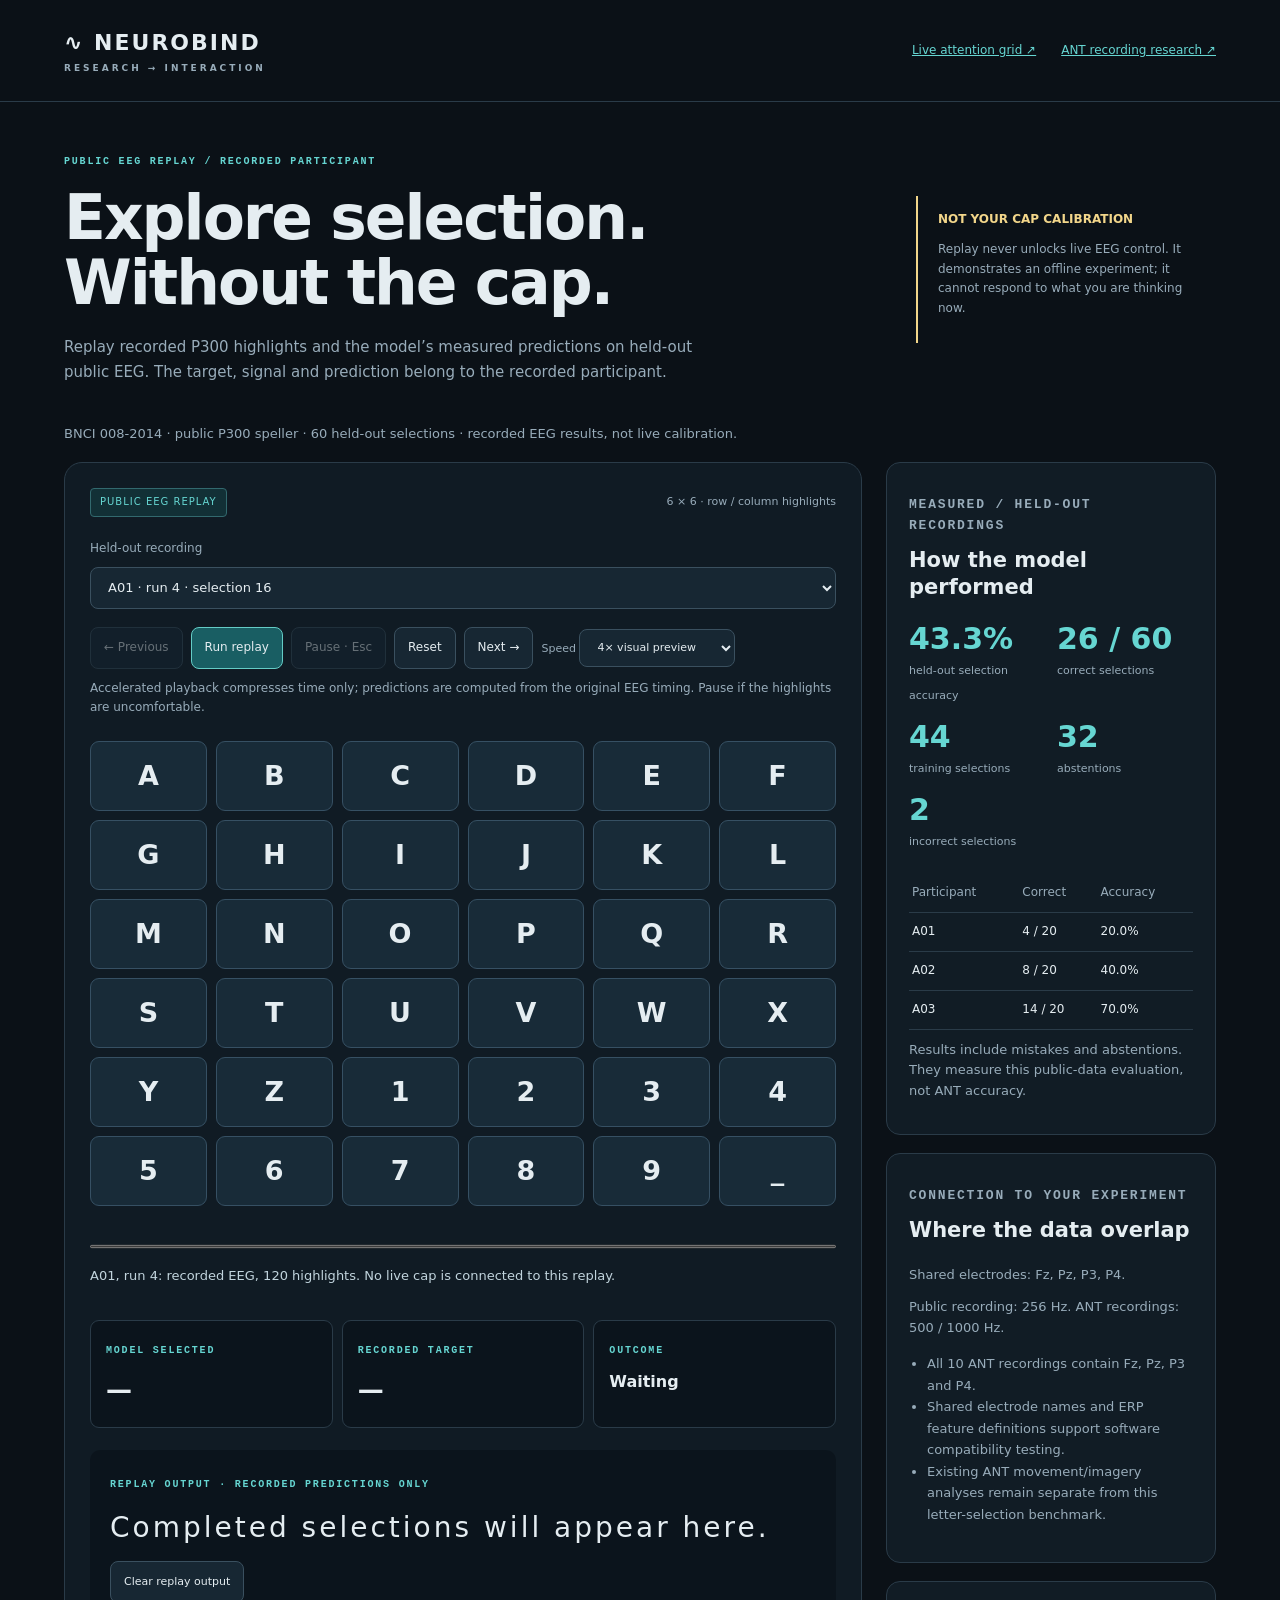
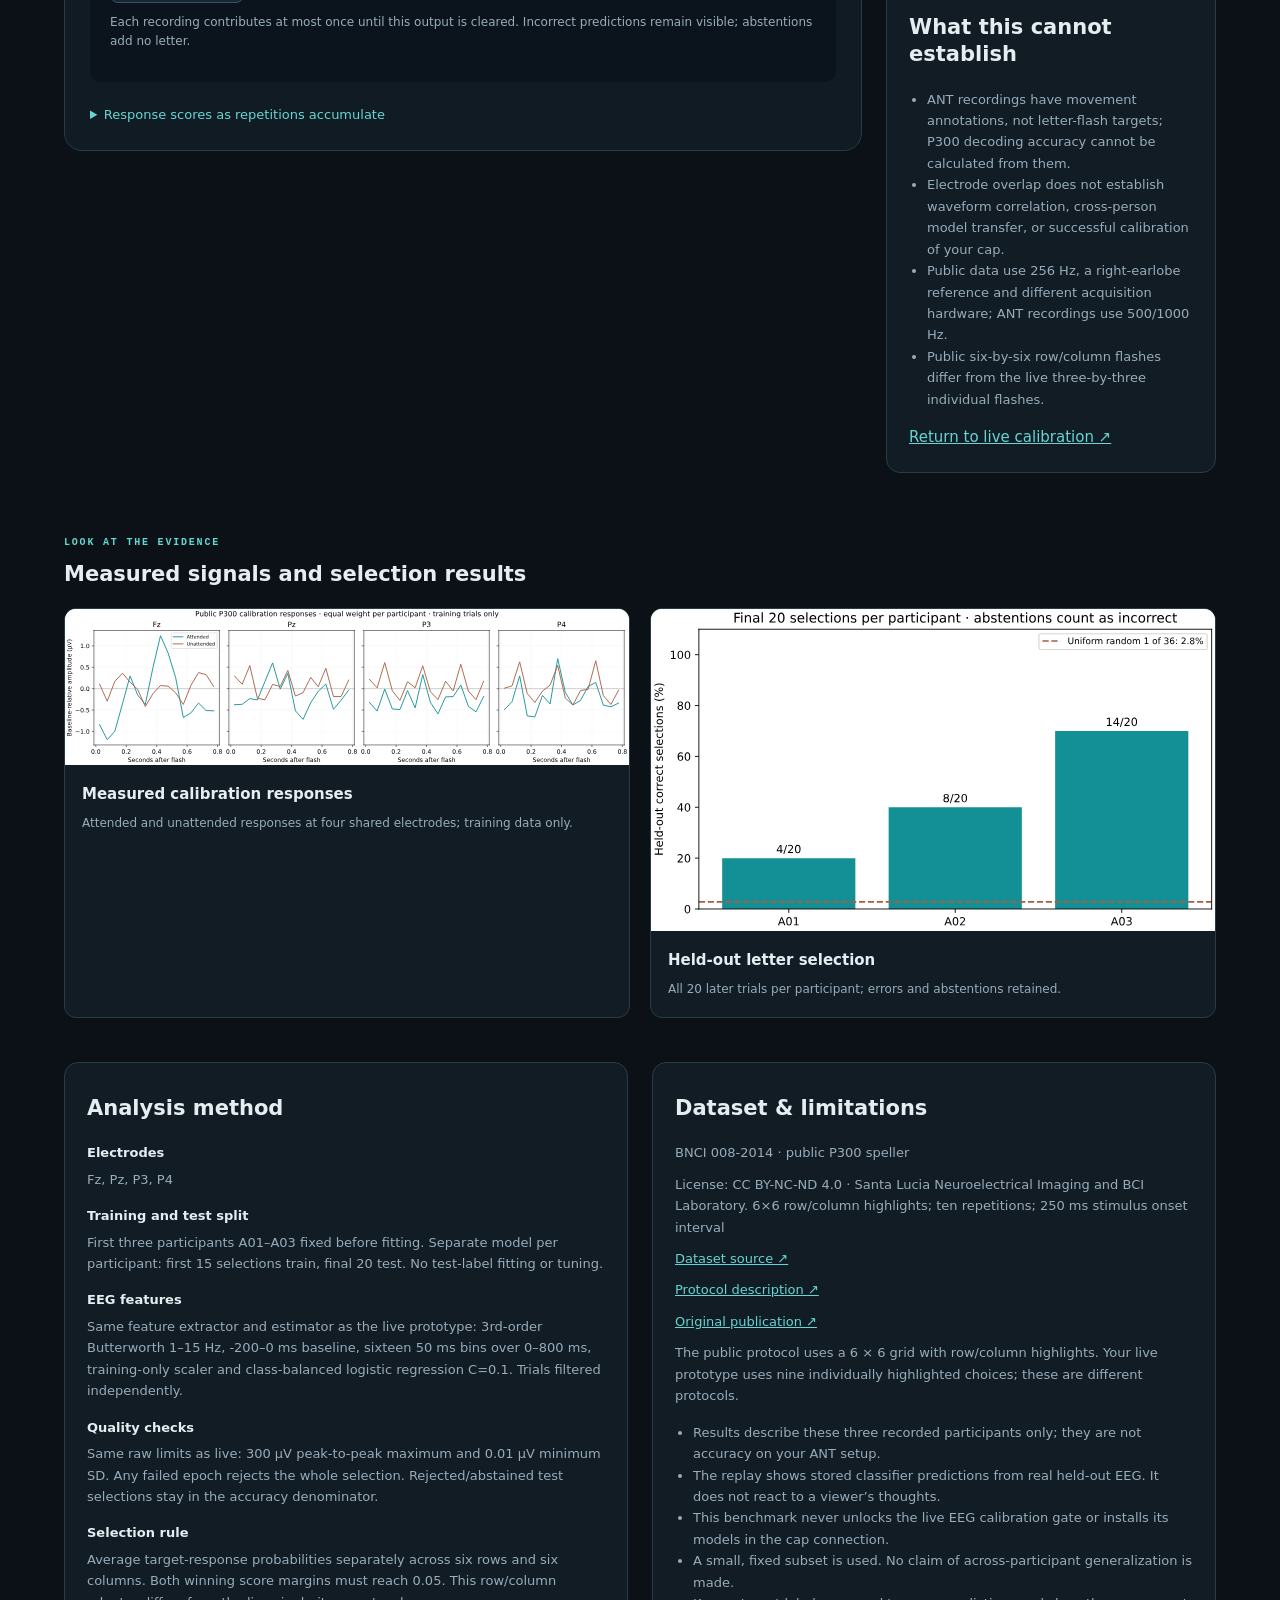
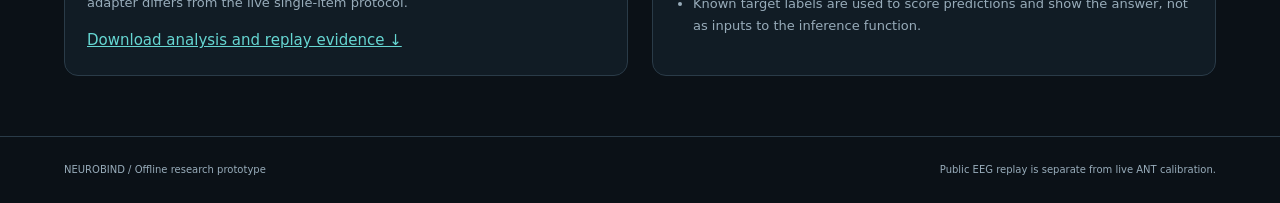
<file: p300-replay.html>
<!doctype html>
<html lang="en"><head><meta charset="utf-8"><meta name="viewport" content="width=device-width,initial-scale=1"><meta name="theme-color" content="#0b1117"><title>NEUROBIND · Public EEG replay</title><link rel="stylesheet" href="p300-replay.css"></head>
<body><a class="skip" href="#replay-grid">Skip to replay grid</a><header><a class="brand" href="speller.html">∿ NEUROBIND<small>RESEARCH → INTERACTION</small></a><nav aria-label="Other workspaces"><a href="speller.html">Live attention grid ↗</a><a href="research.html">ANT recording research ↗</a></nav></header>
<main><div class="heading"><div><p class="eyebrow">PUBLIC EEG REPLAY / RECORDED PARTICIPANT</p><h1>Explore selection.<br>Without the cap.</h1><p class="intro">Replay recorded P300 highlights and the model’s measured predictions on held-out public EEG. The target, signal and prediction belong to the recorded participant.</p></div><div class="boundary"><strong>NOT YOUR CAP CALIBRATION</strong><p>Replay never unlocks live EEG control. It demonstrates an offline experiment; it cannot respond to what you are thinking now.</p></div></div>
<p id="load-status" role="status">Loading the public-data analysis…</p>
<div class="layout"><section class="workspace" aria-label="Recorded selection replay"><div class="workspace-head"><span class="badge">PUBLIC EEG REPLAY</span><span>6 × 6 · row / column highlights</span></div>
<label for="trial">Held-out recording</label><select id="trial" disabled><option>Analysis loading</option></select>
<div class="replay-controls"><button id="previous" disabled aria-label="Previous recorded selection">← Previous</button><button id="play" class="primary" disabled>Run replay</button><button id="pause" disabled>Pause · Esc</button><button id="reset" disabled>Reset</button><button id="next" disabled aria-label="Next recorded selection">Next →</button><label for="speed">Speed <select id="speed"><option value="1">1× recorded timing</option><option value="4" selected>4× visual preview</option></select></label></div>
<p class="small">Accelerated playback compresses time only; predictions are computed from the original EEG timing. Pause if the highlights are uncomfortable.</p>
<div id="replay-grid" class="grid" role="group" aria-label="Recorded 36-character speller"></div>
<progress id="replay-progress" value="0" max="1" aria-label="Recorded highlights replayed"></progress><p id="replay-status" class="replay-status" role="status">Choose a recording and run its replay.</p>
<div class="results"><article><span class="eyebrow">MODEL SELECTED</span><strong id="prediction">—</strong></article><article><span class="eyebrow">RECORDED TARGET</span><strong id="target">—</strong></article><article><span class="eyebrow">OUTCOME</span><strong id="outcome">Waiting</strong></article></div><p id="result-reason" class="small"></p>
<div class="replay-text"><span class="eyebrow">REPLAY OUTPUT · RECORDED PREDICTIONS ONLY</span><p id="replay-output" aria-live="polite">Completed selections will appear here.</p><button id="clear-output">Clear replay output</button><p class="small">Each recording contributes at most once until this output is cleared. Incorrect predictions remain visible; abstentions add no letter.</p></div>
<details><summary>Response scores as repetitions accumulate</summary><p class="small">These are stored model scores from recorded EEG, not calibrated confidence percentages.</p><div id="scores" class="scores">Run a replay to inspect scores.</div></details>
</section><aside><section class="card"><p class="eyebrow">MEASURED / HELD-OUT RECORDINGS</p><h2>How the model performed</h2><div id="metrics" class="metrics"></div><div id="participant-results"></div><p class="small">Results include mistakes and abstentions. They measure this public-data evaluation, not ANT accuracy.</p></section><section class="card"><p class="eyebrow">CONNECTION TO YOUR EXPERIMENT</p><h2>Where the data overlap</h2><div id="ant-fit"></div></section><section class="card"><h2>What this cannot establish</h2><ul id="unsupported"><li>Your cap’s live letter-selection accuracy has not been measured.</li></ul><a href="speller.html">Return to live calibration ↗</a></section></aside></div>
<section class="report-section"><p class="eyebrow">LOOK AT THE EVIDENCE</p><h2>Measured signals and selection results</h2><div id="figures" class="figures"></div></section>
<section class="report-section method-layout"><article class="card"><h2>Analysis method</h2><dl id="method"></dl><a href="research/outputs/p300_report.json" download>Download analysis and replay evidence ↓</a></article><article class="card"><h2>Dataset & limitations</h2><div id="dataset"></div><ul id="limitations"></ul></article></section>
</main><footer>NEUROBIND / Offline research prototype <span>Public EEG replay is separate from live ANT calibration.</span></footer><script src="p300-replay.js"></script></body></html>
</file>
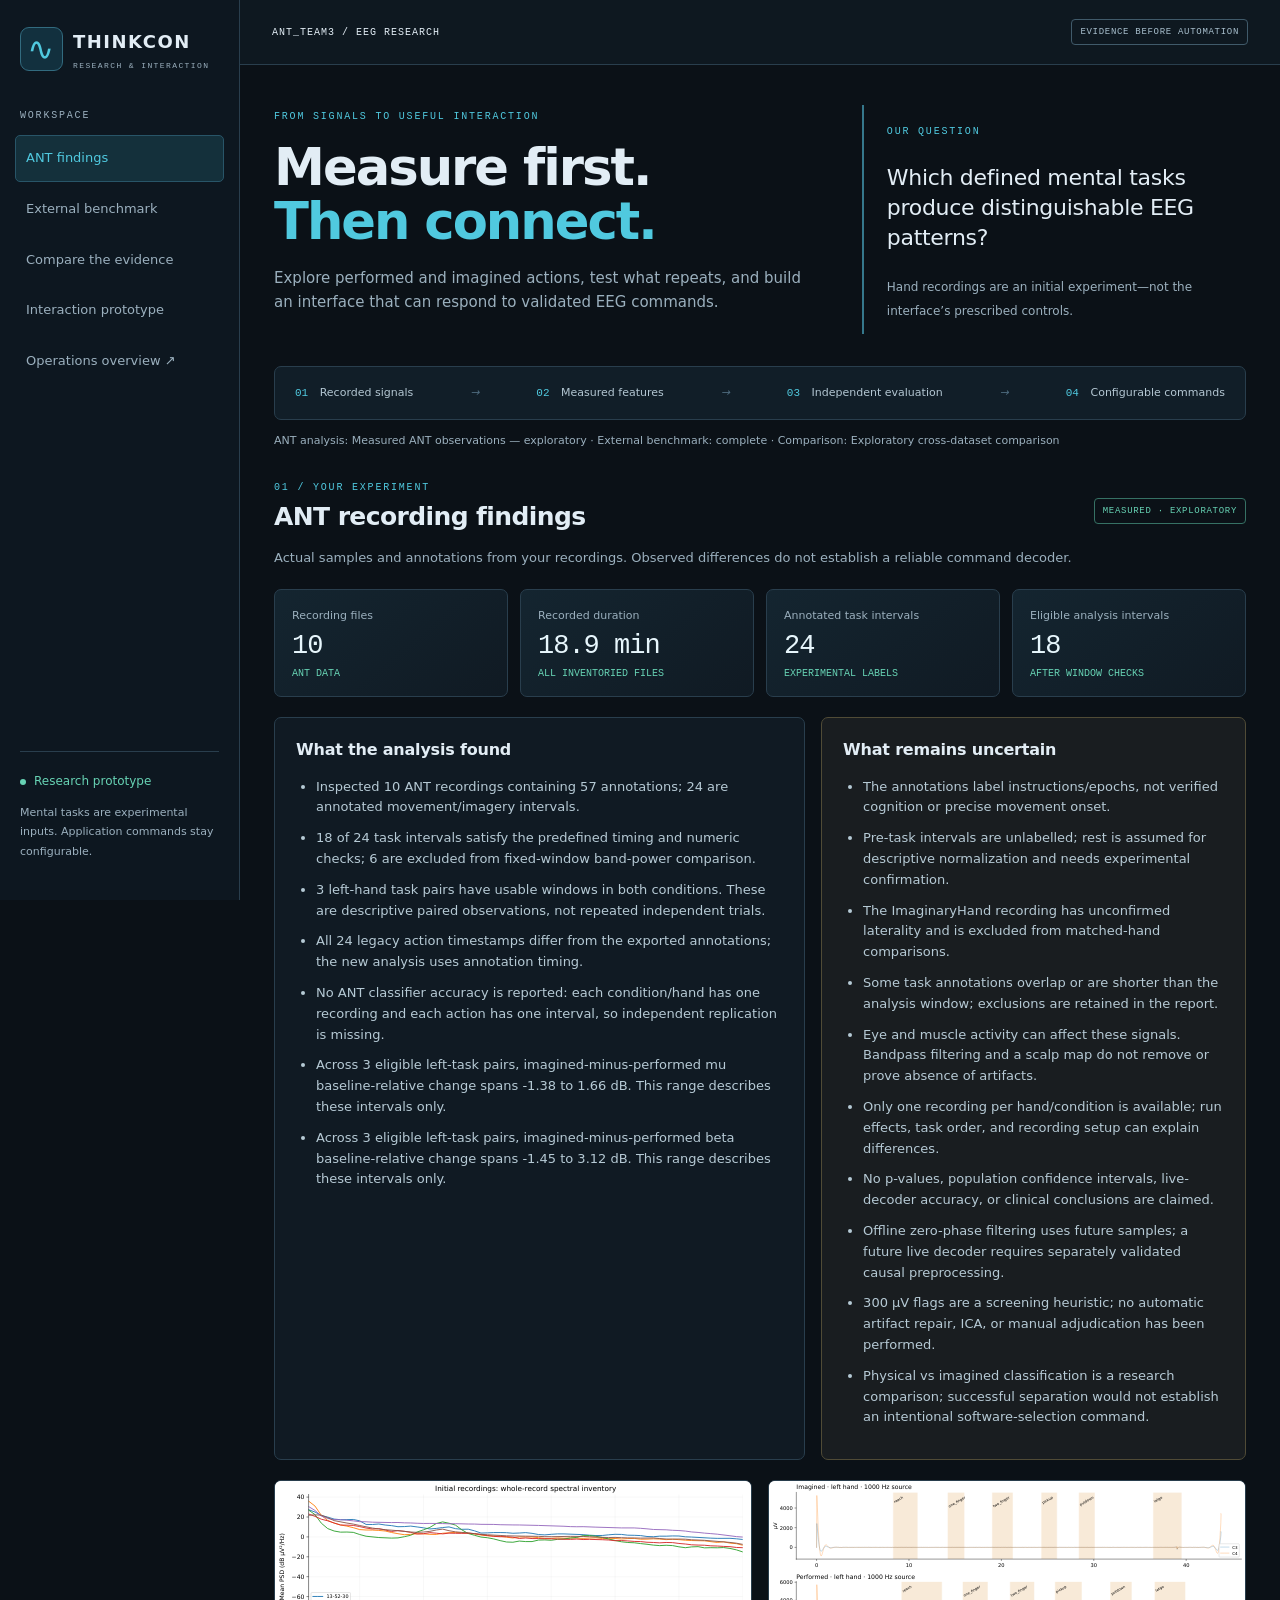
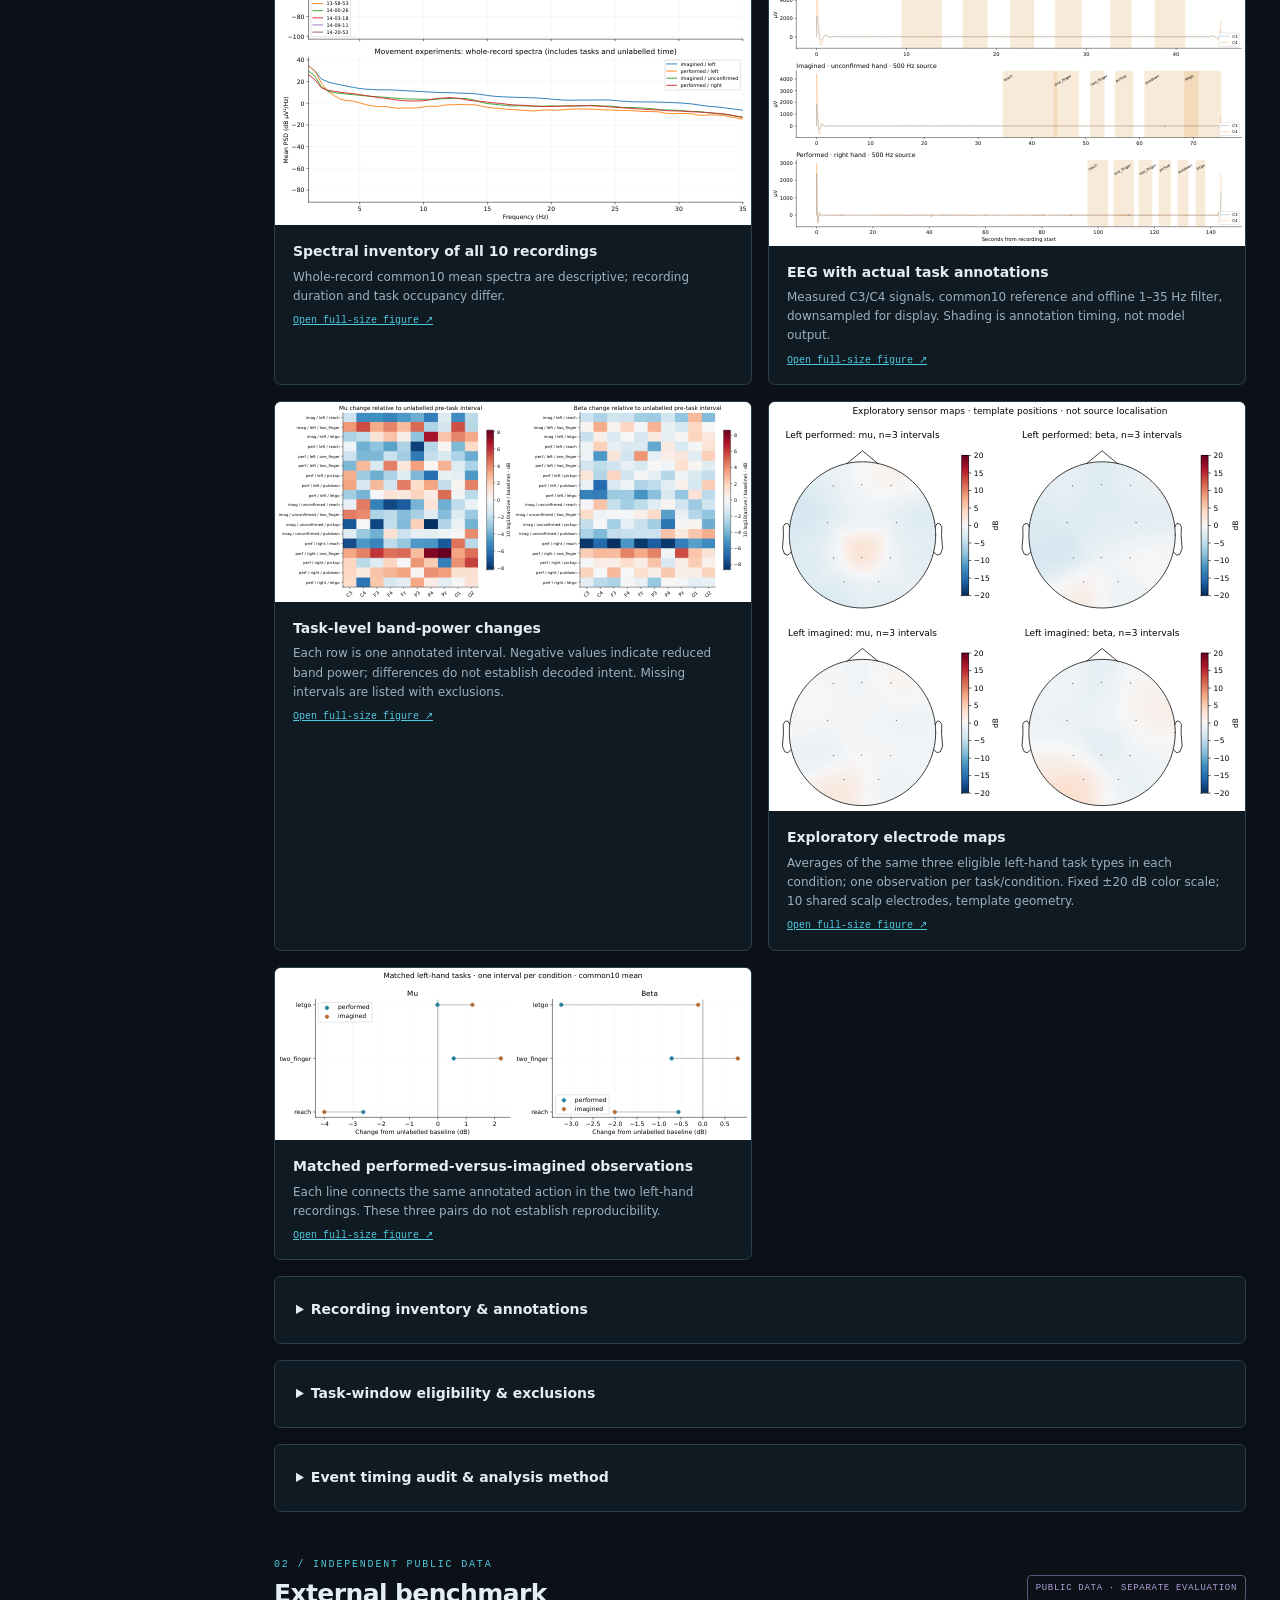
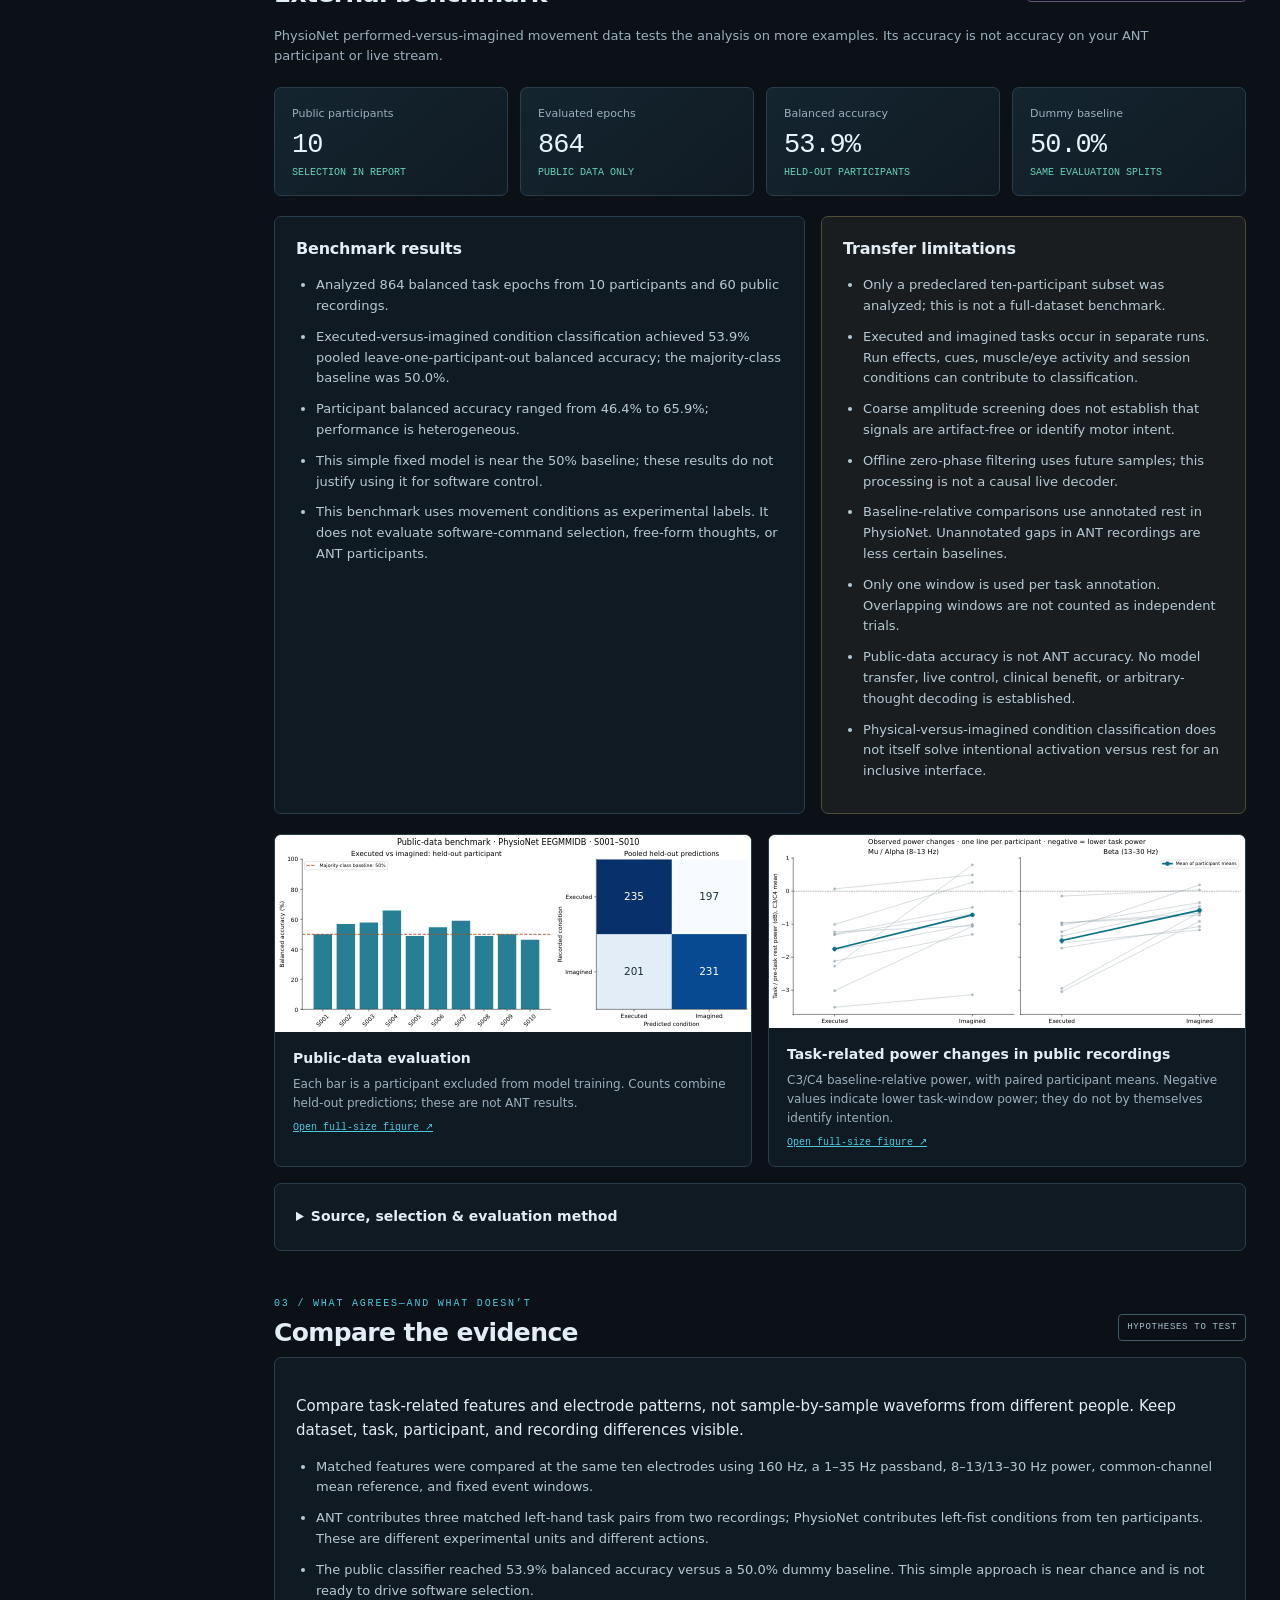
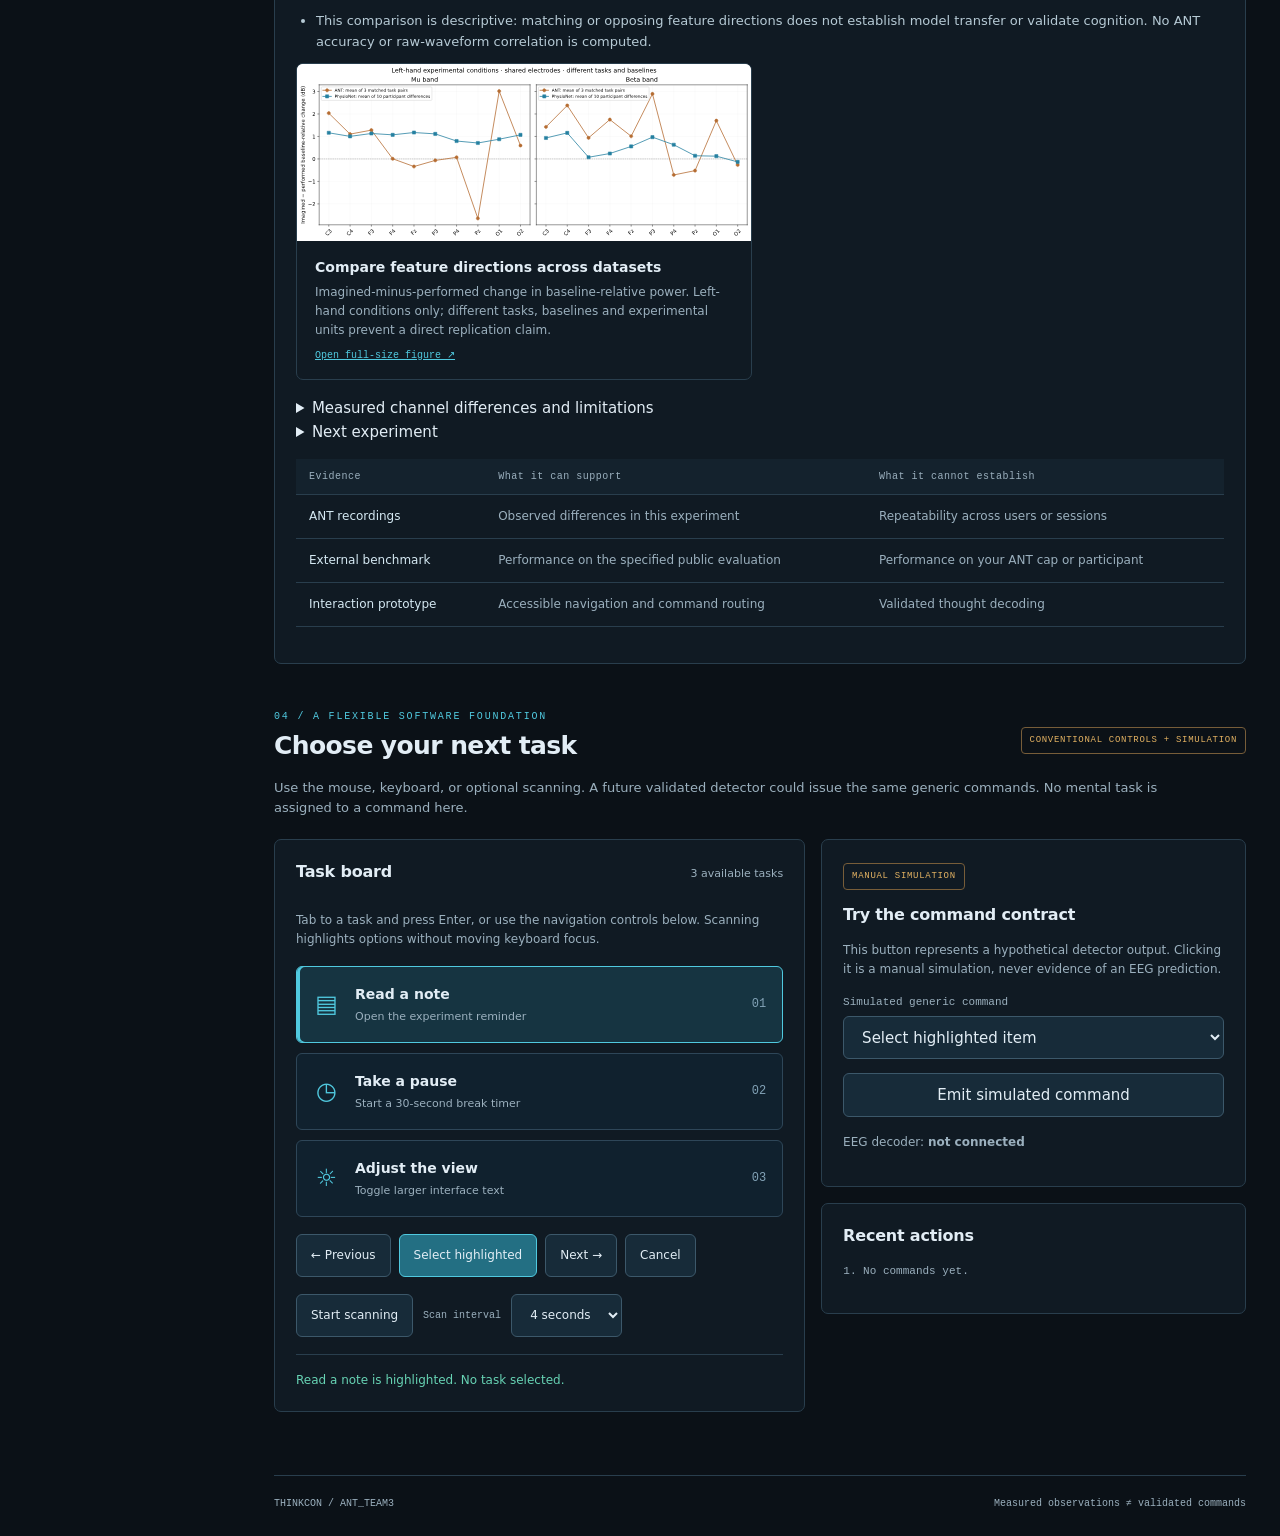
<file: research.html>
<!DOCTYPE html>
<html lang="en">
<head>
<meta charset="UTF-8"><meta name="viewport" content="width=device-width, initial-scale=1">
<meta name="theme-color" content="#0b1117"><title>THINKCON · EEG research & interaction</title>
<link rel="stylesheet" href="research-ui.css">
</head>
<body>
<a class="skip" href="#content">Skip to research</a>
<div class="workspace">
<aside class="sidebar">
<a class="brand" href="research.html"><span class="brandmark" aria-hidden="true">∿</span><span>THINKCON<small>RESEARCH & INTERACTION</small></span></a>
<p class="nav-label">WORKSPACE</p>
<nav aria-label="Research sections"><a href="#ant" class="current">ANT findings</a><a href="#external">External benchmark</a><a href="#comparison">Compare the evidence</a><a href="#interaction">Interaction prototype</a><a href="index.html">Operations overview ↗</a></nav>
<div class="side-note"><span class="status-dot"></span>Research prototype<p>Mental tasks are experimental inputs. Application commands stay configurable.</p></div>
</aside>
<main id="content">
<header class="topbar"><span>ANT_TEAM3 / EEG RESEARCH</span><span class="badge">EVIDENCE BEFORE AUTOMATION</span></header>
<div class="content">
<div class="hero"><div><p class="eyebrow">FROM SIGNALS TO USEFUL INTERACTION</p><h1>Measure first.<br><span>Then connect.</span></h1><p class="intro">Explore performed and imagined actions, test what repeats, and build an interface that can respond to validated EEG commands.</p></div><div class="hero-note"><span class="micro">OUR QUESTION</span><p>Which defined mental tasks produce distinguishable EEG patterns?</p><small>Hand recordings are an initial experiment—not the interface’s prescribed controls.</small></div></div>
<div class="pipeline" aria-label="Research workflow"><span><b>01</b> Recorded signals</span><i aria-hidden="true">→</i><span><b>02</b> Measured features</span><i aria-hidden="true">→</i><span><b>03</b> Independent evaluation</span><i aria-hidden="true">→</i><span><b>04</b> Configurable commands</span></div>
<p id="load-status" class="load-status" role="status">Loading measured reports…</p>
<section id="ant" class="section" aria-labelledby="ant-title">
<div class="section-head"><div><p class="eyebrow">01 / YOUR EXPERIMENT</p><h2 id="ant-title">ANT recording findings</h2></div><span class="badge measured">MEASURED · EXPLORATORY</span></div>
<p class="section-intro">Actual samples and annotations from your recordings. Observed differences do not establish a reliable command decoder.</p>
<div id="ant-metrics" class="metrics"></div>
<div class="split"><article class="card"><h3>What the analysis found</h3><div id="ant-findings" class="report-text"><p>Waiting for the ANT report.</p></div></article><article class="card caveat"><h3>What remains uncertain</h3><div id="ant-limitations" class="report-text"></div></article></div>
<div id="ant-figures" class="figures"></div>
<details class="card"><summary>Recording inventory & annotations</summary><p class="subtext">Every recording has a documented role. Select a recording to inspect its event labels and quality notes.</p><div class="table-scroll"><table><caption class="sr-only">ANT recording inventory</caption><thead><tr><th>Recording</th><th>Duration</th><th>Rate</th><th>Channels</th><th>Role</th></tr></thead><tbody id="ant-recordings"></tbody></table></div><label for="recording-picker">Inspect recording</label><select id="recording-picker"><option value="">Reports loading</option></select><div id="recording-detail"></div></details>
<details class="card"><summary>Task-window eligibility & exclusions</summary><p class="subtext">All 24 annotated tasks are accounted for. Excluded intervals remain visible; they are not silently extended or relabeled.</p><div id="ant-events"></div></details>
<details class="card"><summary>Event timing audit & analysis method</summary><div id="ant-methods"></div><div id="ant-timing"></div><a class="text-link" href="research/outputs/ant_report.json" download>Download ANT report JSON ↓</a></details>
</section>
<section id="external" class="section" aria-labelledby="external-title">
<div class="section-head"><div><p class="eyebrow">02 / INDEPENDENT PUBLIC DATA</p><h2 id="external-title">External benchmark</h2></div><span class="badge external">PUBLIC DATA · SEPARATE EVALUATION</span></div>
<p class="section-intro">PhysioNet performed-versus-imagined movement data tests the analysis on more examples. Its accuracy is not accuracy on your ANT participant or live stream.</p>
<div id="external-metrics" class="metrics"></div>
<div class="split"><article class="card"><h3>Benchmark results</h3><div id="external-findings" class="report-text"><p>Waiting for the external report.</p></div></article><article class="card caveat"><h3>Transfer limitations</h3><div id="external-limitations" class="report-text"></div></article></div>
<div id="external-figures" class="figures"></div>
<details class="card"><summary>Source, selection & evaluation method</summary><div id="external-methods"></div><div id="external-source"></div><a class="text-link" href="https://physionet.org/content/eegmmidb/1.0.0/" target="_blank" rel="noopener">View original PhysioNet dataset ↗</a><br><a class="text-link" href="research/outputs/external_report.json" download>Download external report JSON ↓</a></details>
</section>
<section id="comparison" class="section" aria-labelledby="comparison-title">
<div class="section-head"><div><p class="eyebrow">03 / WHAT AGREES—AND WHAT DOESN’T</p><h2 id="comparison-title">Compare the evidence</h2></div><span class="badge">HYPOTHESES TO TEST</span></div>
<div class="card"><p>Compare task-related features and electrode patterns, not sample-by-sample waveforms from different people. Keep dataset, task, participant, and recording differences visible.</p><div id="comparison-findings" class="report-text"></div><div id="comparison-figures" class="figures"></div><details><summary>Measured channel differences and limitations</summary><div id="comparison-results" class="report-text"></div><div id="comparison-limitations" class="report-text"></div></details><details><summary>Next experiment</summary><div id="next-experiment" class="report-text"></div></details><div class="table-scroll"><table><thead><tr><th>Evidence</th><th>What it can support</th><th>What it cannot establish</th></tr></thead><tbody><tr><td>ANT recordings</td><td>Observed differences in this experiment</td><td>Repeatability across users or sessions</td></tr><tr><td>External benchmark</td><td>Performance on the specified public evaluation</td><td>Performance on your ANT cap or participant</td></tr><tr><td>Interaction prototype</td><td>Accessible navigation and command routing</td><td>Validated thought decoding</td></tr></tbody></table></div></div>
</section>
<section id="interaction" class="section" aria-labelledby="interaction-title">
<div class="section-head"><div><p class="eyebrow">04 / A FLEXIBLE SOFTWARE FOUNDATION</p><h2 id="interaction-title">Choose your next task</h2></div><span class="badge demo">CONVENTIONAL CONTROLS + SIMULATION</span></div>
<p class="section-intro">Use the mouse, keyboard, or optional scanning. A future validated detector could issue the same generic commands. No mental task is assigned to a command here.</p>
<div class="split interaction-grid"><div class="card"><div class="card-heading"><h3>Task board</h3><span class="subtext">3 available tasks</span></div><p id="board-help" class="subtext">Tab to a task and press Enter, or use the navigation controls below. Scanning highlights options without moving keyboard focus.</p><div class="task-board" role="group" aria-label="Available software tasks" aria-describedby="board-help"><button class="task focused" data-task="0" aria-pressed="true"><span class="task-icon" aria-hidden="true">▤</span><span><b>Read a note</b><small>Open the experiment reminder</small></span><span class="task-number">01</span></button><button class="task" data-task="1" aria-pressed="false"><span class="task-icon" aria-hidden="true">◷</span><span><b>Take a pause</b><small>Start a 30-second break timer</small></span><span class="task-number">02</span></button><button class="task" data-task="2" aria-pressed="false"><span class="task-icon" aria-hidden="true">☼</span><span><b>Adjust the view</b><small>Toggle larger interface text</small></span><span class="task-number">03</span></button></div><div class="controls"><button id="previous">← Previous</button><button id="select" class="primary">Select highlighted</button><button id="next">Next →</button><button id="cancel">Cancel</button></div><div class="scan-controls"><button id="scan" aria-pressed="false">Start scanning</button><label for="scan-speed">Scan interval</label><select id="scan-speed"><option value="4000">4 seconds</option><option value="6000">6 seconds</option><option value="8000">8 seconds</option></select></div><p id="task-status" role="status" aria-live="polite">Read a note is highlighted. No task selected.</p><div id="task-output" class="task-output" hidden></div></div>
<div class="stack"><article class="card"><span class="badge demo">MANUAL SIMULATION</span><h3>Try the command contract</h3><p>This button represents a hypothetical detector output. Clicking it is a manual simulation, never evidence of an EEG prediction.</p><label for="sim-command">Simulated generic command</label><select id="sim-command"><option value="select">Select highlighted item</option><option value="next">Navigate forward</option><option value="previous">Navigate backward</option><option value="cancel">Cancel task</option><option value="none">No action / uncertain</option></select><button id="simulate" class="full">Emit simulated command</button><p class="decoder-state">EEG decoder: <strong>not connected</strong></p></article><article class="card"><h3>Recent actions</h3><ol id="command-log" class="command-log"><li>No commands yet.</li></ol></article></div></div>
</section>
<footer>THINKCON / ANT_TEAM3 <span>Measured observations ≠ validated commands</span></footer>
</div></main></div>
<script src="research-ui.js"></script>
</body></html>
</file>
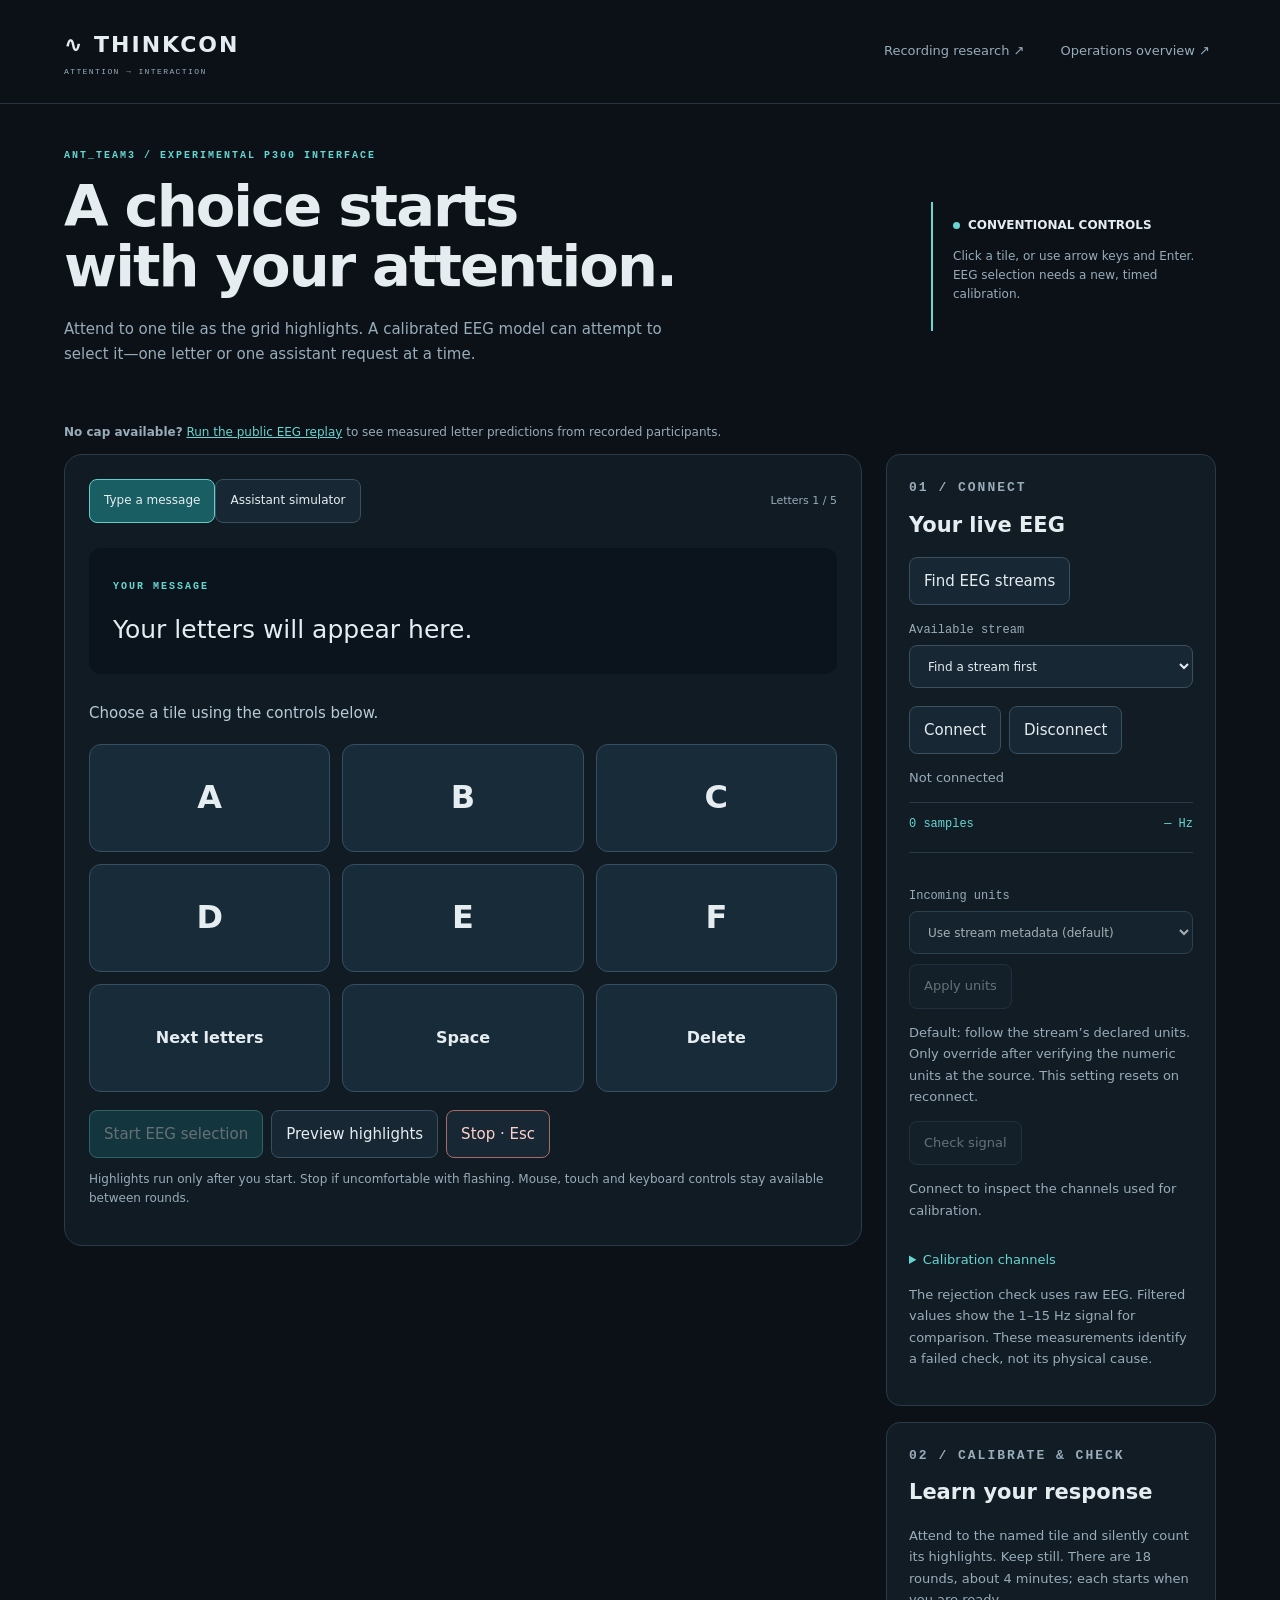
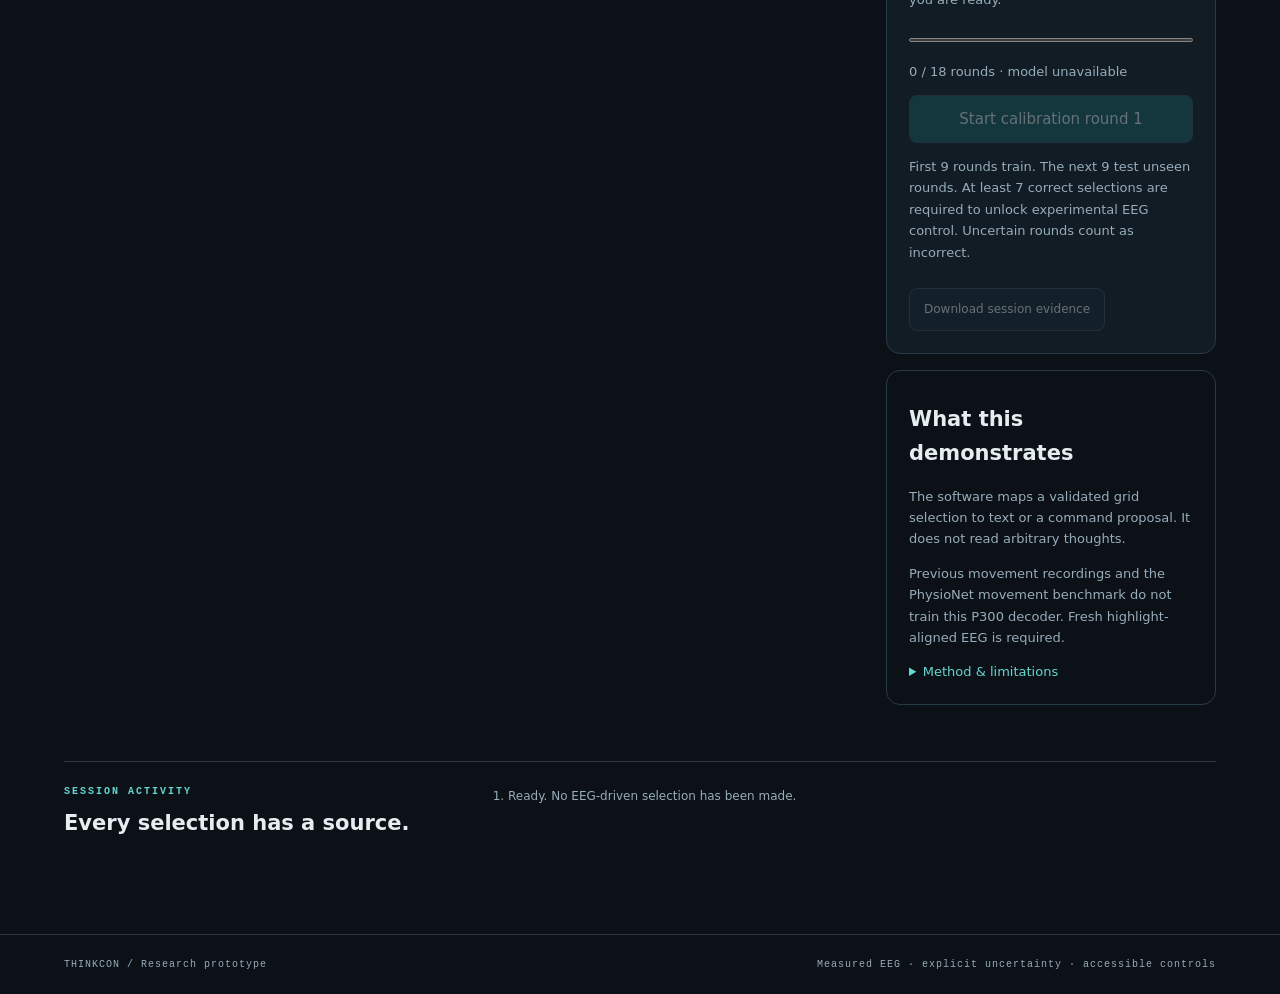
<file: speller.html>
<!doctype html>
<html lang="en"><head><meta charset="utf-8"><meta name="viewport" content="width=device-width, initial-scale=1"><title>THINKCON · Attention grid</title><link rel="stylesheet" href="speller.css"></head>
<body><a class="skip" href="#grid">Skip to selection grid</a>
<header><a class="brand" href="speller.html">∿ THINKCON <small>ATTENTION → INTERACTION</small></a><nav><a href="research.html">Recording research ↗</a><a href="index.html">Operations overview ↗</a></nav></header>
<main><div class="heading"><div><p class="eyebrow">ANT_TEAM3 / EXPERIMENTAL P300 INTERFACE</p><h1>A choice starts<br>with your attention.</h1><p class="intro">Attend to one tile as the grid highlights. A calibrated EEG model can attempt to select it—one letter or one assistant request at a time.</p></div><div class="evidence"><span class="dot"></span><strong id="mode-badge">CONVENTIONAL CONTROLS</strong><p id="mode-description">Click a tile, or use arrow keys and Enter. EEG selection needs a new, timed calibration.</p></div></div>
<p class="small"><strong>No cap available?</strong> <a href="p300-replay.html">Run the public EEG replay</a> to see measured letter predictions from recorded participants.</p>
<div class="layout"><section class="workspace" aria-label="Selection workspace">
<div class="toolbar"><div role="group" aria-label="Grid purpose"><button id="typing" class="active" aria-pressed="true">Type a message</button><button id="assistant" aria-pressed="false">Assistant simulator</button></div><span id="page-label">Letters 1 / 5</span></div>
<div class="output"><span class="eyebrow" id="output-label">YOUR MESSAGE</span><p id="text-output" aria-live="polite">Your letters will appear here.</p><p id="proposal" aria-live="polite" hidden></p></div>
<div class="round-cue" id="cue" role="status">Choose a tile using the controls below.</div>
<div class="grid" id="grid" role="group" aria-label="Nine choices"></div>
<div class="actions"><button id="run" class="primary" disabled>Start EEG selection</button><button id="demo">Preview highlights</button><button id="stop" class="stop">Stop · Esc</button></div>
<p class="small">Highlights run only after you start. Stop if uncomfortable with flashing. Mouse, touch and keyboard controls stay available between rounds.</p>
<div class="sim-panel" id="sim-panel" hidden><strong>Robot simulation only · no hardware connected</strong><p id="robot-state" role="status">Assistant is idle.</p><button id="confirm">Confirm proposed action</button><button id="cancel">Cancel proposal</button><p class="small">“Confirm” and “Cancel” are also grid tiles, so a future validated EEG session can use the same flow.</p></div>
</section>
<aside><section class="card"><p class="eyebrow">01 / CONNECT</p><h2>Your live EEG</h2><button id="find">Find EEG streams</button><label for="streams">Available stream</label><select id="streams"><option value="">Find a stream first</option></select><div class="actions"><button id="connect">Connect</button><button id="disconnect">Disconnect</button></div><p id="connection" role="status">Not connected</p><div class="signal"><span id="sample-count">0 samples</span><span id="rate">— Hz</span></div>
<div class="quality-tools"><label for="input-units">Incoming units</label><select id="input-units" disabled><option value="metadata">Use stream metadata (default)</option><option value="microvolts">Microvolts (µV) — values already in µV</option><option value="volts">Volts (V) — convert to µV</option></select><button id="apply-units" disabled>Apply units</button><p id="unit-status" class="small" role="status">Default: follow the stream’s declared units. Only override after verifying the numeric units at the source. This setting resets on reconnect.</p><p id="unit-warning" class="small" role="status" hidden></p><button id="check-signal" disabled>Check signal</button><p id="quality-summary" role="status">Connect to inspect the channels used for calibration.</p><div id="quality-readings" class="quality-readings"></div>
<details id="channel-settings"><summary>Calibration channels</summary><p class="small">Uncheck a channel only if the operator confirms it is unused. Keep at least three channels including Pz, P3 or P4. Changes lock after the first saved round.</p><fieldset id="channel-list"><legend class="sr-only">Channels used by the decoder</legend></fieldset><button id="apply-channels" disabled>Apply channels</button><p id="channel-status" role="status">No channels loaded.</p></details>
<p class="small">The rejection check uses raw EEG. Filtered values show the 1–15 Hz signal for comparison. These measurements identify a failed check, not its physical cause.</p></div></section>
<section class="card"><p class="eyebrow">02 / CALIBRATE & CHECK</p><h2>Learn your response</h2><p>Attend to the named tile and silently count its highlights. Keep still. There are 18 rounds, about 4 minutes; each starts when you are ready.</p><progress id="progress" max="18" value="0" aria-label="Completed calibration rounds"></progress><p id="cal-status" role="status">0 / 18 rounds · model unavailable</p><button id="calibrate" disabled>Start calibration round 1</button><p class="small">First 9 rounds train. The next 9 test unseen rounds. At least 7 correct selections are required to unlock experimental EEG control. Uncertain rounds count as incorrect.</p><button id="download" disabled>Download session evidence</button></section>
<section class="card muted"><h2>What this demonstrates</h2><p>The software maps a validated grid selection to text or a command proposal. It does not read arbitrary thoughts.</p><p>Previous movement recordings and the PhysioNet movement benchmark do not train this P300 decoder. Fresh highlight-aligned EEG is required.</p><details><summary>Method & limitations</summary><p>Three randomized passes of nine individual highlights. Features: 1–15 Hz, baseline-corrected 0–800 ms responses on available central/parietal channels. A regularized classifier scores attended versus unattended highlights.</p><p>Browser frame times are mapped to the bridge’s LSL clock. Physical display latency is unmeasured. This small, same-session test is an experimental gate, not a reliability certification.</p><p>Download contains stimulus markers, ERP features and evaluation, not continuous raw EEG. Record raw EEG separately with LabRecorder. Reconnecting clears calibration.</p><a href="https://www.bci2000.org/mediawiki/index.php/User_Reference:P3SpellerTask">P300 speller background ↗</a></details></section></aside></div>
<section class="log-section"><div><p class="eyebrow">SESSION ACTIVITY</p><h2>Every selection has a source.</h2></div><ol id="log" aria-live="polite"><li>Ready. No EEG-driven selection has been made.</li></ol></section>
</main><footer>THINKCON / Research prototype <span>Measured EEG · explicit uncertainty · accessible controls</span></footer><script src="speller.js"></script></body></html>
</file>
<file: p300-replay.css>
:root{color-scheme:dark;--bg:#0b1117;--panel:#101b24;--line:#2a3b48;--ink:#e5edf1;--muted:#98acba;--cyan:#66d6d2;--amber:#f2d68a}*{box-sizing:border-box}body{margin:0;background:var(--bg);color:var(--ink);font:15px/1.65 system-ui,-apple-system,sans-serif}a{color:var(--cyan)}button,select{font:inherit;color:var(--ink);background:#172733;border:1px solid #3a505f;border-radius:8px;min-height:42px;padding:9px 13px}button{cursor:pointer}button:hover{border-color:var(--cyan)}button:disabled,select:disabled{opacity:.4;cursor:not-allowed}button:focus-visible,select:focus-visible,a:focus-visible,summary:focus-visible{outline:3px solid var(--amber);outline-offset:4px}.skip{position:absolute;left:10px;top:-60px;padding:10px;background:var(--ink);color:var(--bg);z-index:5}.skip:focus{top:10px}header,footer{display:flex;align-items:center;justify-content:space-between;gap:20px;padding:25px 5%;border-bottom:1px solid var(--line)}.brand{font-size:22px;font-weight:750;text-decoration:none;letter-spacing:2px;color:var(--ink)}.brand small{display:block;font-size:9px;letter-spacing:3px;color:var(--muted)}header nav{display:flex;gap:25px;font-size:12px}main{max-width:1450px;margin:auto;padding:42px 5%}h1{font-size:clamp(38px,4.8vw,66px);line-height:1.06;letter-spacing:-2px;margin:15px 0 20px}h2{font-size:21px;line-height:1.3;margin:10px 0 20px}p{margin:10px 0}.eyebrow{font:700 10px/1.6 ui-monospace,monospace;letter-spacing:1.8px;color:var(--cyan)}.heading{display:flex;justify-content:space-between;gap:45px;margin-bottom:28px}.intro{max-width:660px;color:var(--muted)}.boundary{align-self:center;max-width:300px;border-left:2px solid var(--amber);padding:14px 20px;font-size:12px}.boundary strong{color:var(--amber)}.boundary p{color:var(--muted)}#load-status{color:var(--muted);font-size:13px;margin:18px 0}#load-status.error{color:#ffd1cb;border:1px solid #a86b66;padding:16px;border-radius:8px}.layout{display:grid;grid-template-columns:minmax(0,1fr) 330px;gap:24px}.workspace{min-width:0;align-self:start;background:var(--panel);border:1px solid var(--line);border-radius:18px;padding:25px}.workspace-head{display:flex;justify-content:space-between;gap:14px;align-items:center;font-size:11px;color:var(--muted);margin-bottom:22px}.badge{color:var(--cyan);border:1px solid #32696e;background:#123036;border-radius:4px;padding:5px 9px;font-size:10px;letter-spacing:1px}.workspace>label{display:block;font-size:12px;color:var(--muted);margin-bottom:8px}#trial{width:100%;font-size:13px}.replay-controls{display:flex;gap:8px;flex-wrap:wrap;align-items:center;margin:18px 0 8px}.replay-controls button{font-size:12px}.replay-controls label{font-size:11px;color:var(--muted)}.replay-controls select{font-size:11px;min-height:38px}.primary{background:#195e63;border-color:#64ccc6}.small{font-size:12px;color:var(--muted);line-height:1.6}.grid{display:grid;grid-template-columns:repeat(6,minmax(0,1fr));gap:9px;margin:24px 0}.tile{height:70px;display:flex;align-items:center;justify-content:center;font-size:27px;font-weight:650;background:#182b38;border:1px solid #365063;border-radius:9px;transition:none}.tile.flash{background:#c5f2df;color:#102c2b;border-color:#e7fff5;box-shadow:0 0 0 2px #78c9b3}.tile.predicted{border:3px solid var(--amber)}.tile.expected{box-shadow:inset 0 0 0 2px var(--cyan)}progress{width:100%;height:7px;accent-color:var(--cyan)}.replay-status{min-height:45px;font-size:13px;color:#c1d4dd}.results{display:grid;grid-template-columns:1fr 1fr 1fr;gap:9px}.results article{padding:15px;background:#0b141c;border:1px solid var(--line);border-radius:9px}.results strong{display:block;margin-top:9px;font-size:26px}.results article:last-child strong{font-size:16px}#outcome[data-correct=true]{color:var(--cyan)}#outcome[data-correct=false]{color:#ffd1cb}.replay-text{margin:22px 0;padding:20px;background:#0b141c;border-radius:10px}.replay-text>p:first-of-type{font-size:28px;overflow-wrap:anywhere;letter-spacing:3px;min-height:45px}.replay-text button{font-size:11px}details{font-size:13px}summary{cursor:pointer;color:var(--cyan)}.scores{display:grid;grid-template-columns:1fr 1fr;gap:18px;font-size:12px}.scores ol{padding-left:22px}.scores span{float:right;font-family:monospace}.card{padding:22px;border:1px solid var(--line);border-radius:14px;background:#111c25;margin-bottom:18px;min-width:0}.card p,.card li,.card dl{font-size:13px;color:var(--muted)}.card ul{padding-left:18px}.metrics{display:grid;grid-template-columns:1fr 1fr;gap:12px;margin-bottom:22px}.metric strong{display:block;font-size:30px;line-height:1.2;color:var(--cyan)}.metric span{font-size:11px;color:var(--muted)}table{border-collapse:collapse;width:100%;font-size:12px;text-align:left}th,td{border-bottom:1px solid var(--line);padding:9px 3px}th{color:var(--muted);font-weight:400}.report-section{margin-top:44px}.figures{display:grid;grid-template-columns:repeat(2,minmax(0,1fr));gap:20px}.figures figure{margin:0;border:1px solid var(--line);border-radius:12px;overflow:hidden;background:#111c25}.figures img{display:block;width:100%;background:white}.figures figcaption{padding:17px;font-size:12px;color:var(--muted)}.figures figcaption strong{display:block;color:var(--ink);font-size:15px;margin-bottom:7px}.method-layout{display:grid;grid-template-columns:1fr 1fr;gap:24px}dl dt{color:var(--ink);font-weight:650;margin-top:15px}dl dd{margin:5px 0 15px}footer{border-top:1px solid var(--line);border-bottom:0;font-size:10px;color:var(--muted)}@media(max-width:1050px){.layout{grid-template-columns:1fr}aside{display:grid;grid-template-columns:1fr 1fr;gap:18px}aside .card:last-child{grid-column:1/-1}.heading{gap:25px}.boundary{max-width:240px}}@media(max-width:650px){header{align-items:flex-start;padding:20px 5%}header nav{flex-direction:column;gap:8px;font-size:10px}.brand{font-size:17px}.brand small{font-size:7px}.heading{display:block}.boundary{max-width:none;margin-top:22px}main{padding-top:27px}.workspace{padding:15px}.workspace-head{flex-wrap:wrap}.grid{gap:5px}.tile{height:48px;font-size:22px}.results article{padding:10px}.results .eyebrow{font-size:8px}.results strong{font-size:24px}.results article:last-child strong{font-size:13px}aside,.method-layout,.figures{display:block}.figures figure{margin-bottom:18px}.card{padding:18px}footer span{display:none}.replay-text>p:first-of-type{font-size:23px}.replay-controls{gap:6px}.replay-controls button{padding:8px 10px}}@media(prefers-reduced-motion:reduce){html{scroll-behavior:auto}}
</file>
<file: research-ui.css>
:root{color-scheme:dark;--bg:#0b1117;--panel:#101a23;--surface:#15222e;--line:#293e4d;--ink:#e2edf5;--muted:#9bb0be;--cyan:#50c9df;--mint:#67d3b4;--amber:#e3b262;--purple:#b5a0db;--mono:ui-monospace,SFMono-Regular,Consolas,monospace}*{box-sizing:border-box}html{scroll-behavior:smooth;scroll-padding-top:24px}body{margin:0;background:var(--bg);color:var(--ink);font:15px/1.6 system-ui,-apple-system,BlinkMacSystemFont,'Segoe UI',sans-serif}a{color:var(--cyan)}button,input,select{font:inherit}button,select{min-height:43px;border:1px solid #3c586a;border-radius:6px;background:#172b39;color:var(--ink);padding:9px 14px}button{cursor:pointer}button:hover{border-color:var(--cyan);background:#214152}button:disabled{opacity:.5;cursor:default}button:focus-visible,a:focus-visible,select:focus-visible,summary:focus-visible{outline:3px solid var(--cyan);outline-offset:4px}button.primary{background:#236f83;border-color:#50c9df}a.skip{position:absolute;top:-60px;left:10px;z-index:10;background:var(--ink);color:var(--bg);padding:10px}a.skip:focus{top:8px}.workspace{display:grid;grid-template-columns:240px minmax(0,1fr);min-height:100vh}.sidebar{position:sticky;top:0;height:100vh;padding:27px 20px;border-right:1px solid var(--line);background:#0d1720;display:flex;flex-direction:column}.brand{display:flex;align-items:center;gap:10px;text-decoration:none;color:var(--ink);font-weight:750;letter-spacing:1.5px;font-size:18px}.brandmark{font-size:32px;line-height:42px;width:43px;text-align:center;border:1px solid #326b7f;border-radius:9px;background:#12303e;color:var(--cyan);font-weight:400}.brand small{display:block;font:8px var(--mono);letter-spacing:1.4px;color:var(--muted);margin-top:5px}.nav-label,.micro,.eyebrow{font:10px var(--mono);letter-spacing:1.8px;color:var(--cyan)}.nav-label{color:var(--muted);margin-top:39px}nav a{display:block;text-decoration:none;color:var(--muted);font-size:13px;padding:12px 10px;margin:4px -5px;border-radius:5px;border:1px solid transparent}nav a:hover,nav a.current{color:var(--cyan);background:#14303b;border-color:#285568}.side-note{margin-top:auto;border-top:1px solid var(--line);padding-top:20px;font-size:12px;color:var(--mint)}.side-note p{font-size:11px;line-height:1.8;color:var(--muted)}.status-dot{display:inline-block;width:6px;height:6px;margin-right:8px;border-radius:50%;background:var(--mint)}main{min-width:0}.topbar{display:flex;align-items:center;justify-content:space-between;gap:12px;padding:19px 32px;border-bottom:1px solid var(--line);font:10px var(--mono);letter-spacing:1px;background:#0e1820}.badge{display:inline-block;font:9px/1.6 var(--mono);letter-spacing:.7px;border:1px solid #405a6a;padding:5px 8px;border-radius:4px;color:#a9c0ce}.badge.measured{border-color:#367164;color:var(--mint)}.badge.external{border-color:#61517d;color:var(--purple)}.badge.demo{border-color:#775d39;color:var(--amber)}.content{padding:40px 34px 25px;max-width:1550px;margin:auto}.hero{display:grid;grid-template-columns:1.4fr 1fr;gap:50px;align-items:center;margin-bottom:32px}.hero h1{font-size:clamp(36px,4vw,60px);line-height:1.06;letter-spacing:-2px;font-weight:600;margin:18px 0}.hero h1 span{color:var(--cyan)}.intro{max-width:650px;font-size:15px;color:var(--muted)}.hero-note{border-left:2px solid #35778b;padding:12px 0 12px 23px;max-width:380px}.hero-note p{font-size:22px;line-height:1.35;letter-spacing:-.3px;color:var(--ink)}.hero-note small{color:var(--muted);font-size:12px}.pipeline{display:flex;gap:13px;align-items:center;justify-content:space-between;border:1px solid var(--line);border-radius:7px;background:#111e28;padding:17px 20px;font-size:11px;color:#b4c7d3}.pipeline b{font:11px var(--mono);color:var(--cyan);margin-right:8px}.pipeline i{color:#4d6a7d}.load-status{font-size:11px;color:var(--muted);margin:12px 0 32px}.section{margin:0 0 47px;scroll-margin-top:24px}.section-head{display:flex;justify-content:space-between;gap:16px;align-items:center}.section-head h2{font-size:25px;line-height:1.25;letter-spacing:-.6px;margin:8px 0}.eyebrow{margin:0}.section-intro{font-size:13px;color:var(--muted);max-width:900px;margin:8px 0 20px}h3{font-size:16px;line-height:1.4;letter-spacing:-.2px;font-weight:600;margin:0 0 15px}.metrics{display:grid;grid-template-columns:repeat(4,minmax(0,1fr));gap:12px;margin:20px 0}.metric{padding:17px;background:linear-gradient(140deg,#142530,#101a23);border:1px solid var(--line);border-radius:7px}.metric .value{font:27px var(--mono);letter-spacing:-1px;color:#e7f6fc;margin:7px 0}.metric .label{font-size:11px;color:var(--muted)}.metric .detail{font:10px var(--mono);color:var(--mint)}.split{display:grid;grid-template-columns:1.25fr 1fr;gap:16px}.card{border:1px solid var(--line);border-radius:7px;background:var(--panel);padding:21px;margin-bottom:16px;min-width:0}.caveat{border-color:#504b36;background:#191d20}.report-text{font-size:13px;color:#b6cad5;overflow-wrap:anywhere}.report-text ul{padding-left:20px;margin:0}.report-text li{margin:10px 0}.report-text li:first-child{margin-top:0}.figures{display:grid;grid-template-columns:repeat(2,minmax(0,1fr));gap:16px;margin:4px 0 16px}.figure{margin:0;border:1px solid var(--line);border-radius:7px;overflow:hidden;background:var(--panel)}.figure img{width:100%;height:auto;display:block;background:#fff}.figure figcaption{padding:15px 18px;font-size:12px;color:var(--muted)}.figure figcaption b{color:var(--ink);display:block;font-size:14px;margin-bottom:5px}.figure a.download{display:inline-block;margin-top:8px;font:10px var(--mono)}details.card summary,.live-details summary{cursor:pointer;font-weight:600;font-size:14px;min-height:24px}details[open] summary{margin-bottom:15px}details .subtext{margin:10px 0 18px}table{width:100%;border-collapse:collapse;font-size:12px;line-height:1.6}th,td{text-align:left;padding:12px 13px;border-bottom:1px solid var(--line);vertical-align:top}th{font:10px var(--mono);color:var(--muted);letter-spacing:.5px;background:#14222d}td:first-child{color:#d5e9f3}td{color:var(--muted)}.table-scroll{overflow-x:auto;margin:15px 0}#ant-recordings td:first-child{min-width:230px;max-width:360px;overflow-wrap:anywhere}.subtext{font-size:11px;color:var(--muted)}label{display:block;font:11px var(--mono);color:var(--muted);margin:17px 0 8px}select{max-width:100%;width:100%}.text-link{display:inline-block;margin-top:13px;font-size:12px}.method-list{display:grid;grid-template-columns:minmax(120px,1fr) 3fr;font-size:12px;margin:14px 0}.method-list dt,.method-list dd{margin:0;padding:10px;border-bottom:1px solid var(--line);overflow-wrap:anywhere}.method-list dt{color:var(--muted)}.method-list dd{color:#c4d8e4}.recording-warning{border-left:2px solid var(--amber);padding-left:12px;font-size:12px;color:var(--amber)}.stack{min-width:0}.card-heading{display:flex;justify-content:space-between;gap:10px;align-items:baseline}.task-board{display:grid;gap:10px;margin:17px 0}.task{display:flex;gap:15px;align-items:center;text-align:left;padding:16px;background:#10212e;border:1px solid #2e4658}.task.focused{border-color:var(--cyan);box-shadow:inset 3px 0 var(--cyan);background:#163441}.task-icon{font-size:24px;color:var(--cyan);width:27px;text-align:center}.task b{display:block;font-size:14px}.task small{display:block;font-size:11px;color:var(--muted);margin-top:3px}.task-number{margin-left:auto;color:#83a3b7;font:12px var(--mono)}.controls{display:flex;flex-wrap:wrap;gap:8px}.controls button{font-size:12px}.scan-controls{display:flex;align-items:center;gap:10px;flex-wrap:wrap;padding:17px 0;border-bottom:1px solid var(--line)}.scan-controls label{margin:0;font-size:10px}.scan-controls select{width:auto;font-size:12px}.scan-controls button{font-size:12px}#task-status{font-size:12px;color:var(--mint);margin:16px 0 0}.task-output{padding:16px;background:#0c171f;border:1px solid #32566b;border-radius:5px;margin-top:15px;font-size:13px}.task-output h4{margin:0 0 7px}.decoder-state{font-size:11px;color:var(--amber);margin-top:16px}.full{width:100%;margin-top:14px}.command-log{font:11px/1.7 var(--mono);padding-left:20px;color:var(--muted)}.command-log li{margin-bottom:10px}.interaction-grid p{font-size:12px;color:var(--muted)}.interaction-grid .badge{margin-bottom:14px}.live-details{border:1px solid var(--line);border-radius:7px;padding:18px;background:#0e1a23}.live-details .subtext{display:inline-block;margin-left:15px}.live-details h2{font-size:20px}.live-details p{font-size:12px}.live-details .main>section{margin:0!important;padding:12px!important;border:0!important}.btn{font-size:12px}footer{display:flex;justify-content:space-between;gap:14px;flex-wrap:wrap;font:10px var(--mono);color:var(--muted);border-top:1px solid var(--line);padding-top:22px;margin-top:32px}.sr-only{position:absolute;width:1px;height:1px;padding:0;margin:-1px;overflow:hidden;clip:rect(0,0,0,0);white-space:nowrap;border:0}.large-text{font-size:18px}.large-text .content p,.large-text .task b,.large-text button{font-size:17px}.error{padding:16px;border:1px solid #9c6848;background:#292018;color:#e8c095;font-size:13px;border-radius:6px}.empty{font-size:13px;color:var(--muted)}@media(max-width:1100px){.workspace{grid-template-columns:205px 1fr}.sidebar{padding:25px 14px}.content{padding:30px 23px}.hero{gap:22px}.hero-note p{font-size:19px}.pipeline{flex-wrap:wrap;justify-content:flex-start}.split{grid-template-columns:1fr}.metrics{grid-template-columns:repeat(2,minmax(0,1fr))}}@media(max-width:720px){.workspace{display:block}.sidebar{height:auto;position:static;padding:17px;border-right:0;border-bottom:1px solid var(--line)}.sidebar .nav-label,.side-note{display:none}nav{display:flex;gap:5px;overflow-x:auto;margin-top:15px}nav a{white-space:nowrap;font-size:11px;margin:0;padding:8px}.topbar{padding:14px 17px;font-size:9px}.topbar .badge{font-size:8px}.content{padding:25px 17px}.hero{grid-template-columns:1fr;gap:15px}.hero h1{font-size:42px}.hero-note{max-width:100%;padding:10px 0 10px 18px}.hero-note p{margin:8px 0;font-size:18px}.pipeline{gap:10px;font-size:10px}.pipeline i{display:none}.pipeline span{width:45%}.figures{grid-template-columns:1fr}.section-head{align-items:flex-start;flex-direction:column;gap:8px}.section-head h2{font-size:24px}.card{padding:17px}.method-list{grid-template-columns:1fr}.method-list dt{padding-bottom:3px;border:0}.method-list dd{padding-top:0}.live-details .subtext{display:block;margin:8px 0 0}.metric .value{font-size:23px}}@media(prefers-reduced-motion:reduce){html{scroll-behavior:auto}*{transition:none!important}}
</file>
<file: speller.css>
@import url('research-ui.css');
:root{color-scheme:dark;--cyan:#66d6d2;--muted:#98acba}*{box-sizing:border-box}body{margin:0;background:#0b1117;color:#e5edf1;font-family:Inter,system-ui,sans-serif}header,footer{display:flex;align-items:center;justify-content:space-between;padding:24px 5%;border-bottom:1px solid #263540}header .brand{display:block;font-size:22px;letter-spacing:2px;color:#e5edf1;text-decoration:none}header small{display:block;font-size:9px;color:var(--muted);letter-spacing:3px;margin-top:8px}header nav{display:flex;gap:24px}a{color:var(--cyan)}main{max-width:1450px;margin:auto;padding:46px 5%}h1{font-size:clamp(36px,4.5vw,64px);line-height:1.04;letter-spacing:-2px;margin:16px 0 20px}h2{font-size:21px;margin:10px 0 15px}.eyebrow{font-size:10px;font-weight:700;letter-spacing:2px;color:var(--cyan)}.heading{display:flex;gap:50px;justify-content:space-between;margin-bottom:40px}.intro{max-width:640px;color:var(--muted);line-height:1.7}.evidence{align-self:center;max-width:285px;border-left:2px solid var(--cyan);padding:14px 20px;font-size:12px}.evidence p{color:var(--muted);line-height:1.6}.dot{display:inline-block;width:7px;height:7px;border-radius:50%;background:var(--cyan);margin-right:8px}.layout{display:grid;grid-template-columns:minmax(0,1fr) 330px;gap:24px}.workspace{min-height:0;display:block;min-width:0;align-self:start;border:1px solid #2a3b48;border-radius:18px;background:#101b24;padding:24px}.toolbar{display:flex;gap:14px;align-items:center;justify-content:space-between}.toolbar>span{font-size:11px;color:var(--muted)}button,select{font:inherit;border:1px solid #3a505f;background:#172733;color:#e5edf1;border-radius:8px;padding:11px 14px;cursor:pointer}button:hover{border-color:var(--cyan)}button:focus-visible,select:focus-visible{outline:3px solid #f2d68a;outline-offset:4px}button:disabled{opacity:.4;cursor:not-allowed}.toolbar button{font-size:12px}.active,button.primary{background:#195e63;border-color:#64ccc6}.output{padding:24px;margin:25px 0 12px;background:#0b141c;border-radius:12px;min-height:112px}#text-output{font-size:25px;white-space:pre-wrap;overflow-wrap:anywhere;margin:14px 0 0}#proposal{font-size:20px;color:#f2d68a}.round-cue{min-height:58px;font-size:15px;padding:15px 0;color:#b8cbd6}.grid{display:grid;grid-template-columns:repeat(3,minmax(0,1fr));gap:12px}.tile{height:108px;font-size:32px;font-weight:600;background:#182b38;border:1px solid #365063;border-radius:12px;transition:none}.tile.command{font-size:16px}.tile.flash{background:#c5f2df;color:#102c2b;border-color:#e7fff5;box-shadow:0 0 0 3px #78c9b3}.tile.chosen{border:3px solid #f2d68a}.actions{display:flex;gap:8px;flex-wrap:wrap;margin:18px 0 10px}.stop{border-color:#a86b66;color:#ffd1cb}.small{font-size:12px;color:var(--muted);line-height:1.65}.card{margin-bottom:16px;padding:22px;background:#111c25;border:1px solid #293a47;border-radius:14px}.card p{font-size:13px;line-height:1.65;color:var(--muted)}.card label{display:block;font-size:12px;margin:18px 0 8px}.card select{width:100%;font-size:12px}.signal{display:flex;justify-content:space-between;border-top:1px solid #2a3945;padding-top:12px;font-family:monospace;font-size:12px;color:var(--cyan)}progress{width:100%;height:8px;accent-color:var(--cyan)}#calibrate{width:100%;background:#195e63}#download{margin-top:12px;font-size:12px}.sim-panel{margin-top:24px;padding:20px;border:1px solid #7b6941;border-radius:12px;font-size:13px}.sim-panel button{margin:8px 4px 0 0}details{font-size:13px}summary{cursor:pointer;color:var(--cyan)}.log-section{display:grid;grid-template-columns:1fr 2fr;gap:30px;margin-top:40px;border-top:1px solid #2a3945;padding-top:24px}#log{max-height:200px;overflow:auto;margin:0;font-size:12px;color:var(--muted);line-height:1.8}footer{font-size:10px;color:var(--muted);letter-spacing:1px;border-top:1px solid #263540;border-bottom:none}.muted{background:transparent}[hidden]{display:none!important}@media(max-width:950px){.layout{grid-template-columns:1fr}aside{display:grid;grid-template-columns:1fr 1fr;gap:16px}aside .muted{grid-column:1/-1}.heading{gap:20px}.evidence{max-width:230px}}@media(max-width:600px){header{align-items:start;gap:15px}header nav{flex-direction:column;gap:10px;font-size:11px}.heading{display:block}.evidence{max-width:none;margin-top:24px}main{padding:30px 5%}.workspace{padding:16px}.toolbar{flex-wrap:wrap}.tile{height:90px}.tile.command{font-size:13px}.grid{gap:8px}aside{display:block}.log-section{display:block}footer span{display:none}.actions button{font-size:12px;padding:10px}.card{padding:18px}}

.quality-tools{margin-top:18px;padding-top:18px;border-top:1px solid #2a3945}.quality-tools>button{font-size:13px}.quality-tools p{overflow-wrap:anywhere}.quality-tools #quality-summary[data-status="rejected"]{color:#ffd1cb}.quality-tools #quality-summary[data-status="ok"]{color:var(--cyan)}.quality-readings{max-height:400px;overflow:auto;margin-bottom:16px}.quality-channel{padding:12px;background:#0b141c;border:1px solid #2a3945;border-radius:8px;margin:10px 0}.quality-channel strong{font-size:14px;color:#e5edf1}.quality-channel dl{display:grid;grid-template-columns:1fr 1fr;gap:5px 10px;margin:10px 0;font-size:11px}.quality-channel dt{color:var(--muted)}.quality-channel dd{margin:0;text-align:right;overflow-wrap:anywhere}.quality-channel .quality-reason{margin:10px 0 0;font-size:11px}.quality-reason[data-failed="true"]{color:#ffd1cb}#channel-list{border:0;padding:0;margin:12px 0;display:flex;flex-wrap:wrap;gap:10px}#channel-list label{display:flex;align-items:center;gap:7px;margin:0;padding:5px 8px;border:1px solid #3a505f;border-radius:6px}#channel-list input{margin:0;accent-color:var(--cyan);width:16px;height:16px;min-height:0}#channel-list input:focus-visible{outline:2px solid #f2d68a;outline-offset:3px}#apply-channels{font-size:12px}#channel-status{font-size:12px}

#apply-units{margin-top:10px}#unit-warning{color:#f2d68a;border-left:2px solid #f2d68a;padding-left:10px}
</file>
